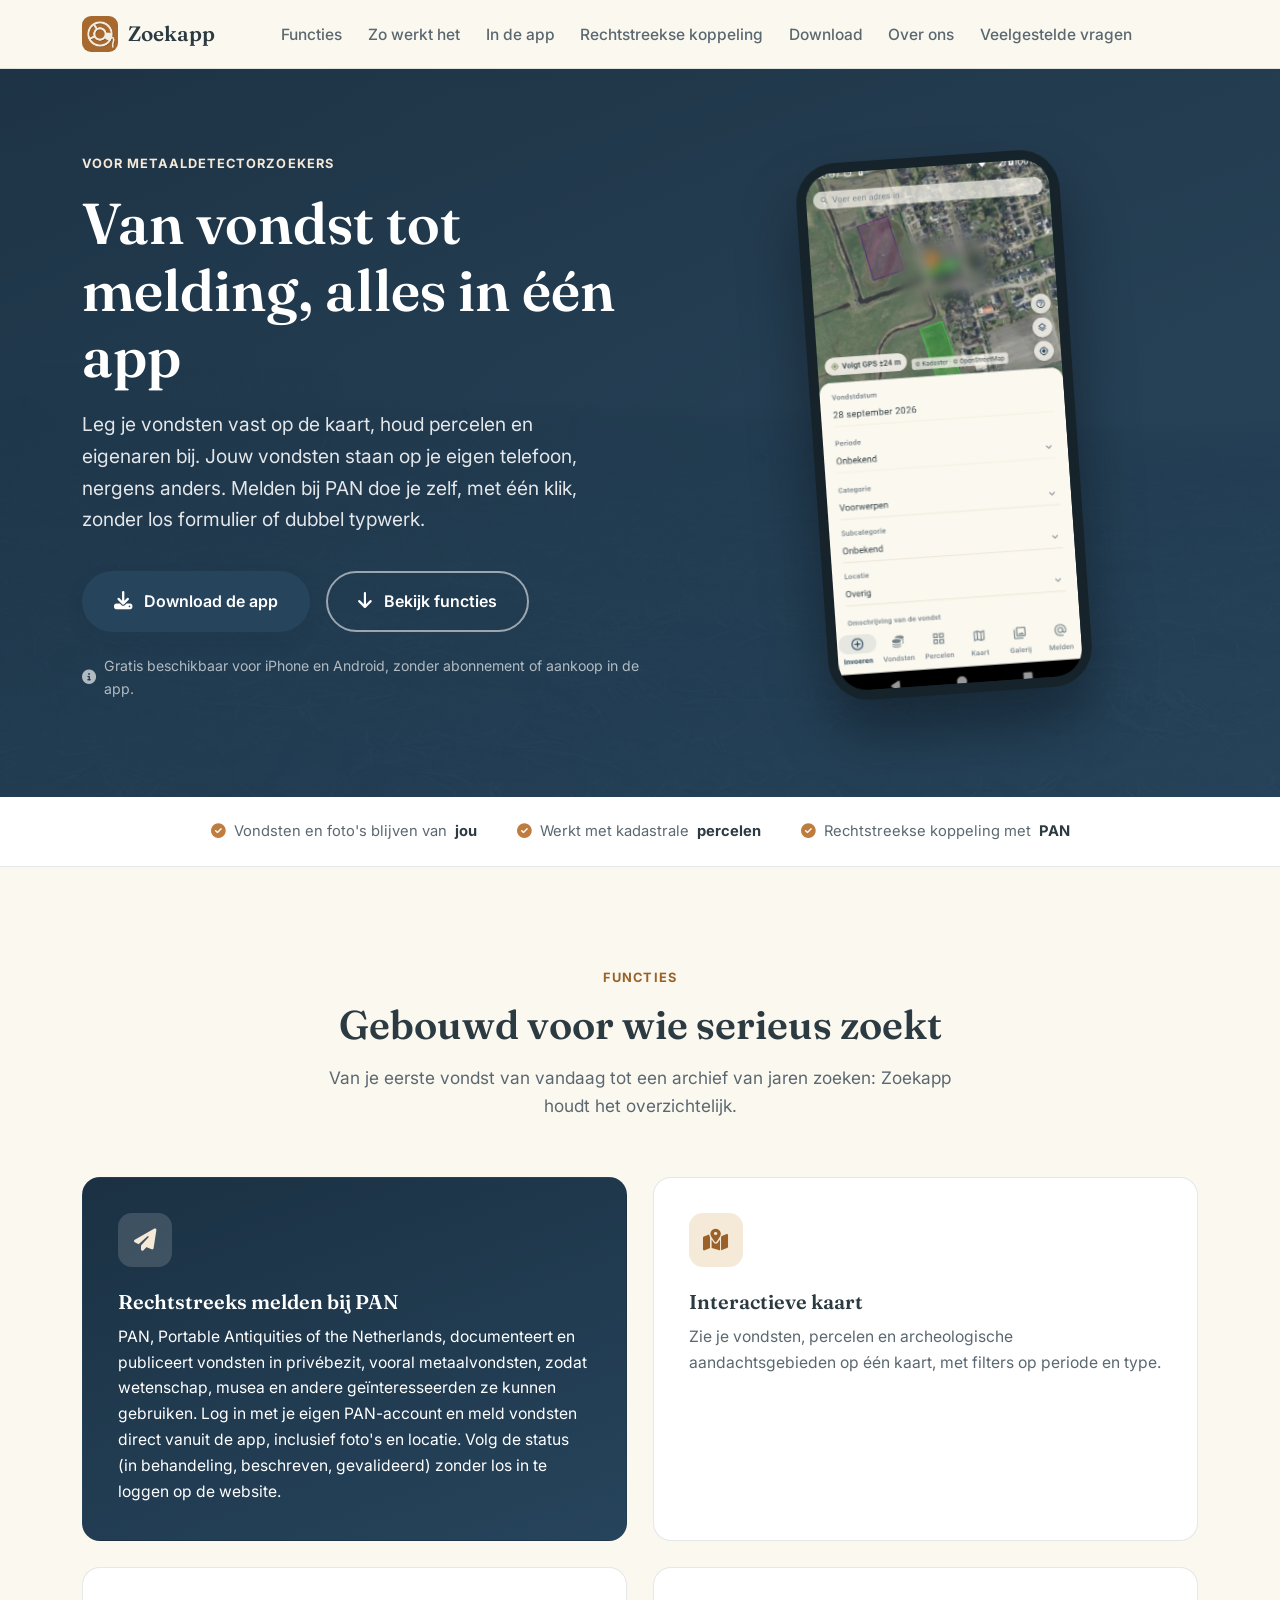
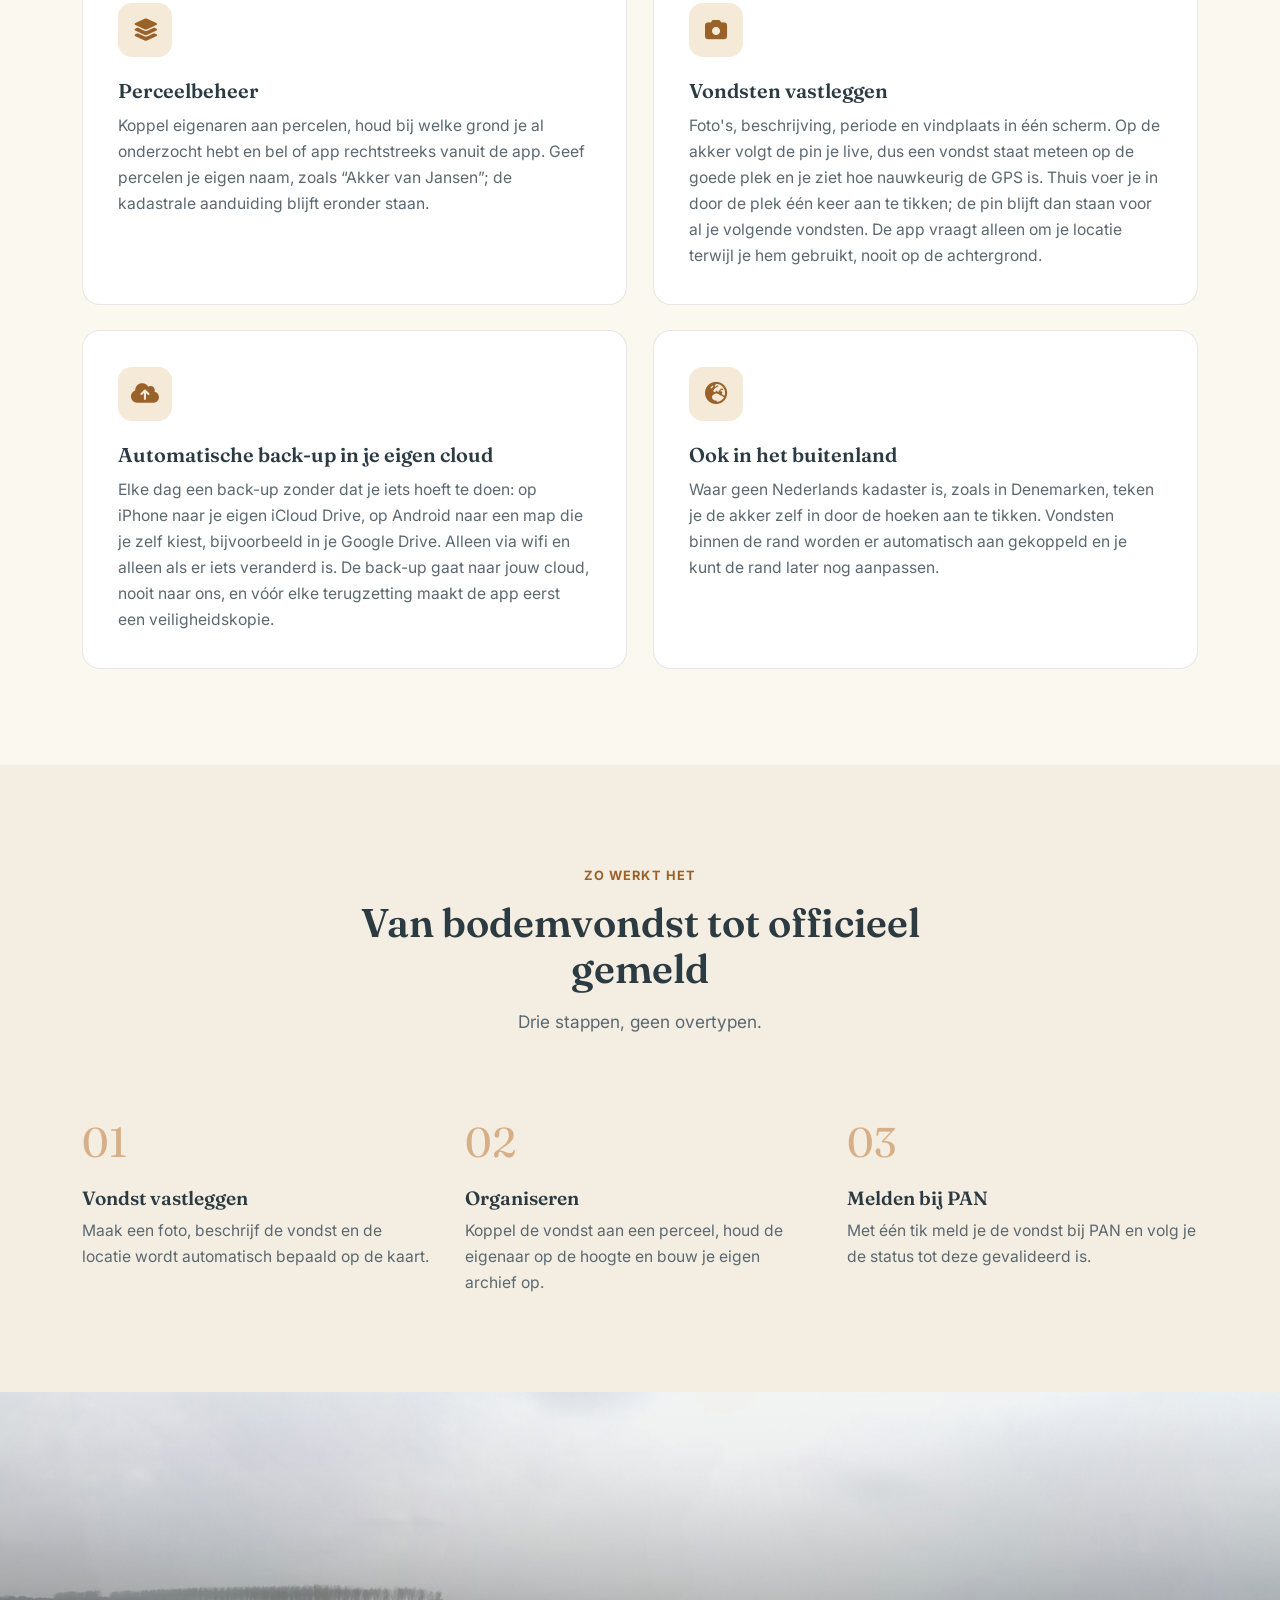
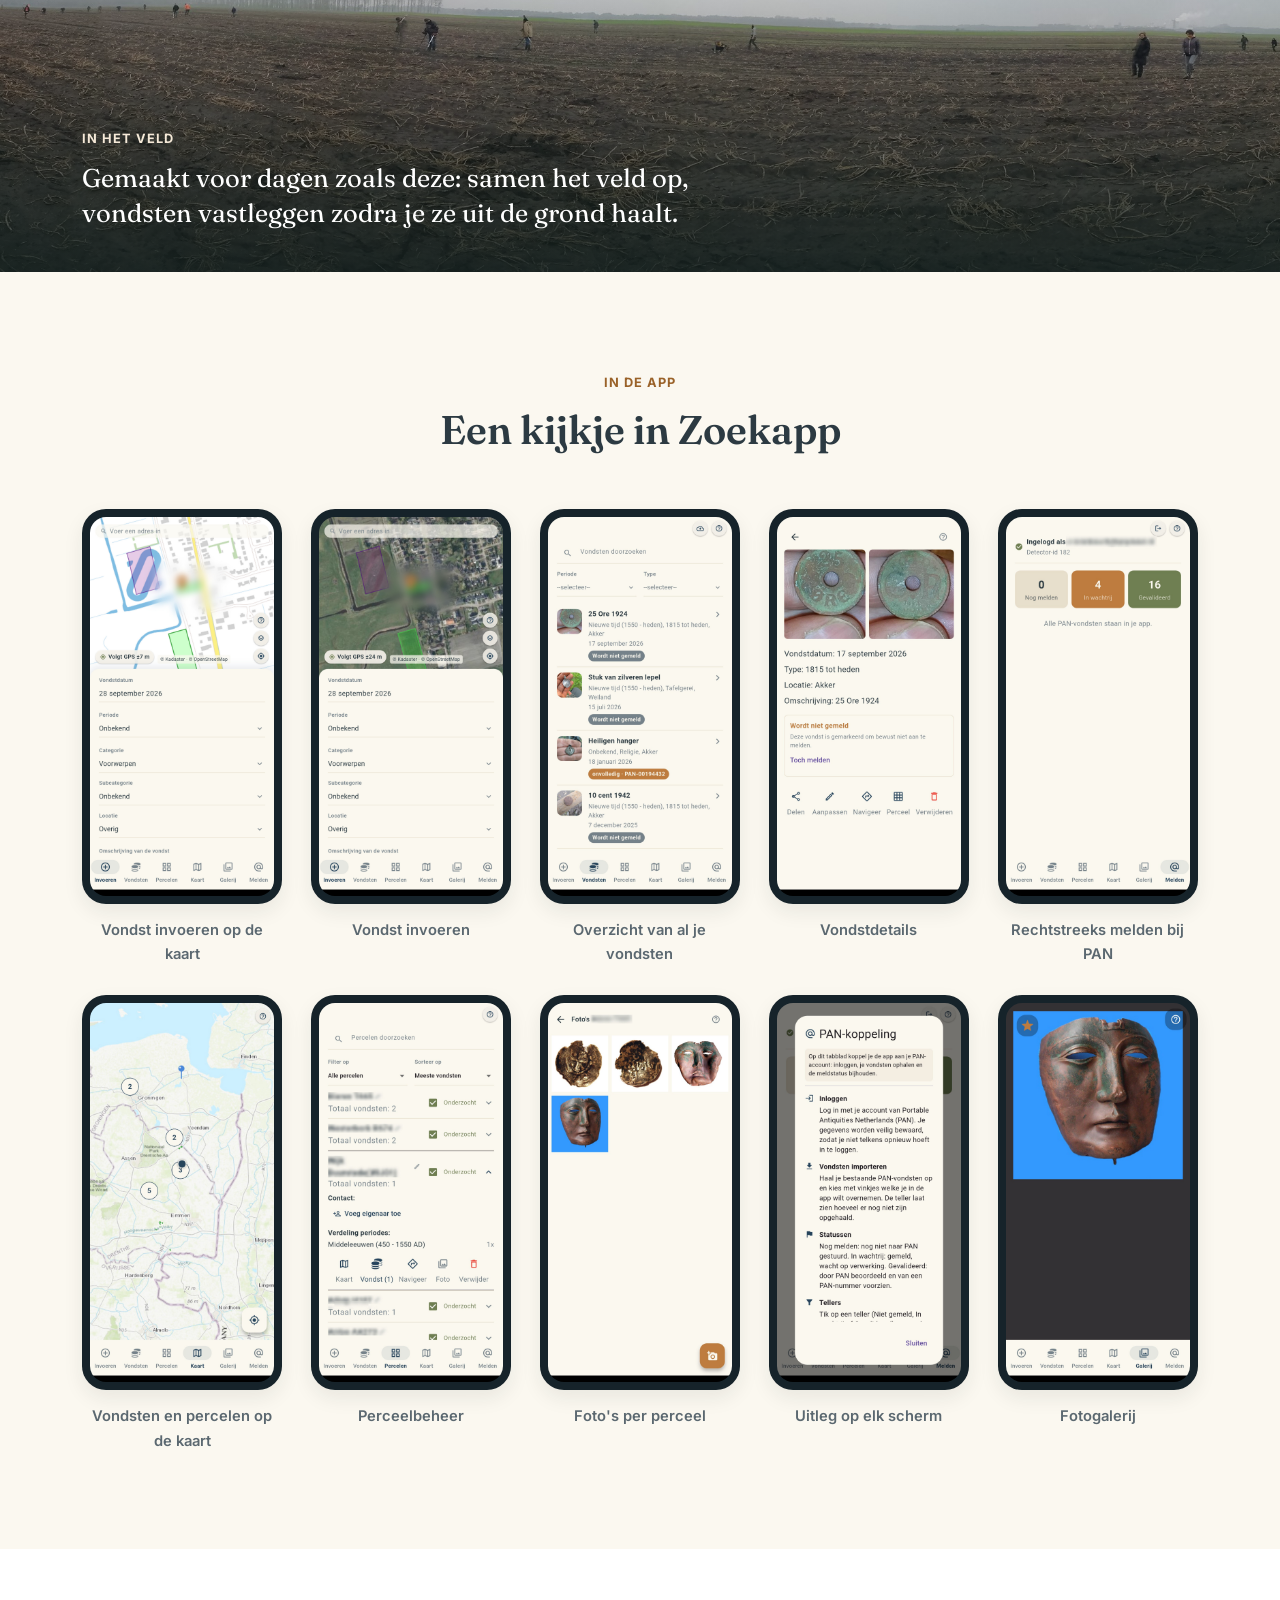
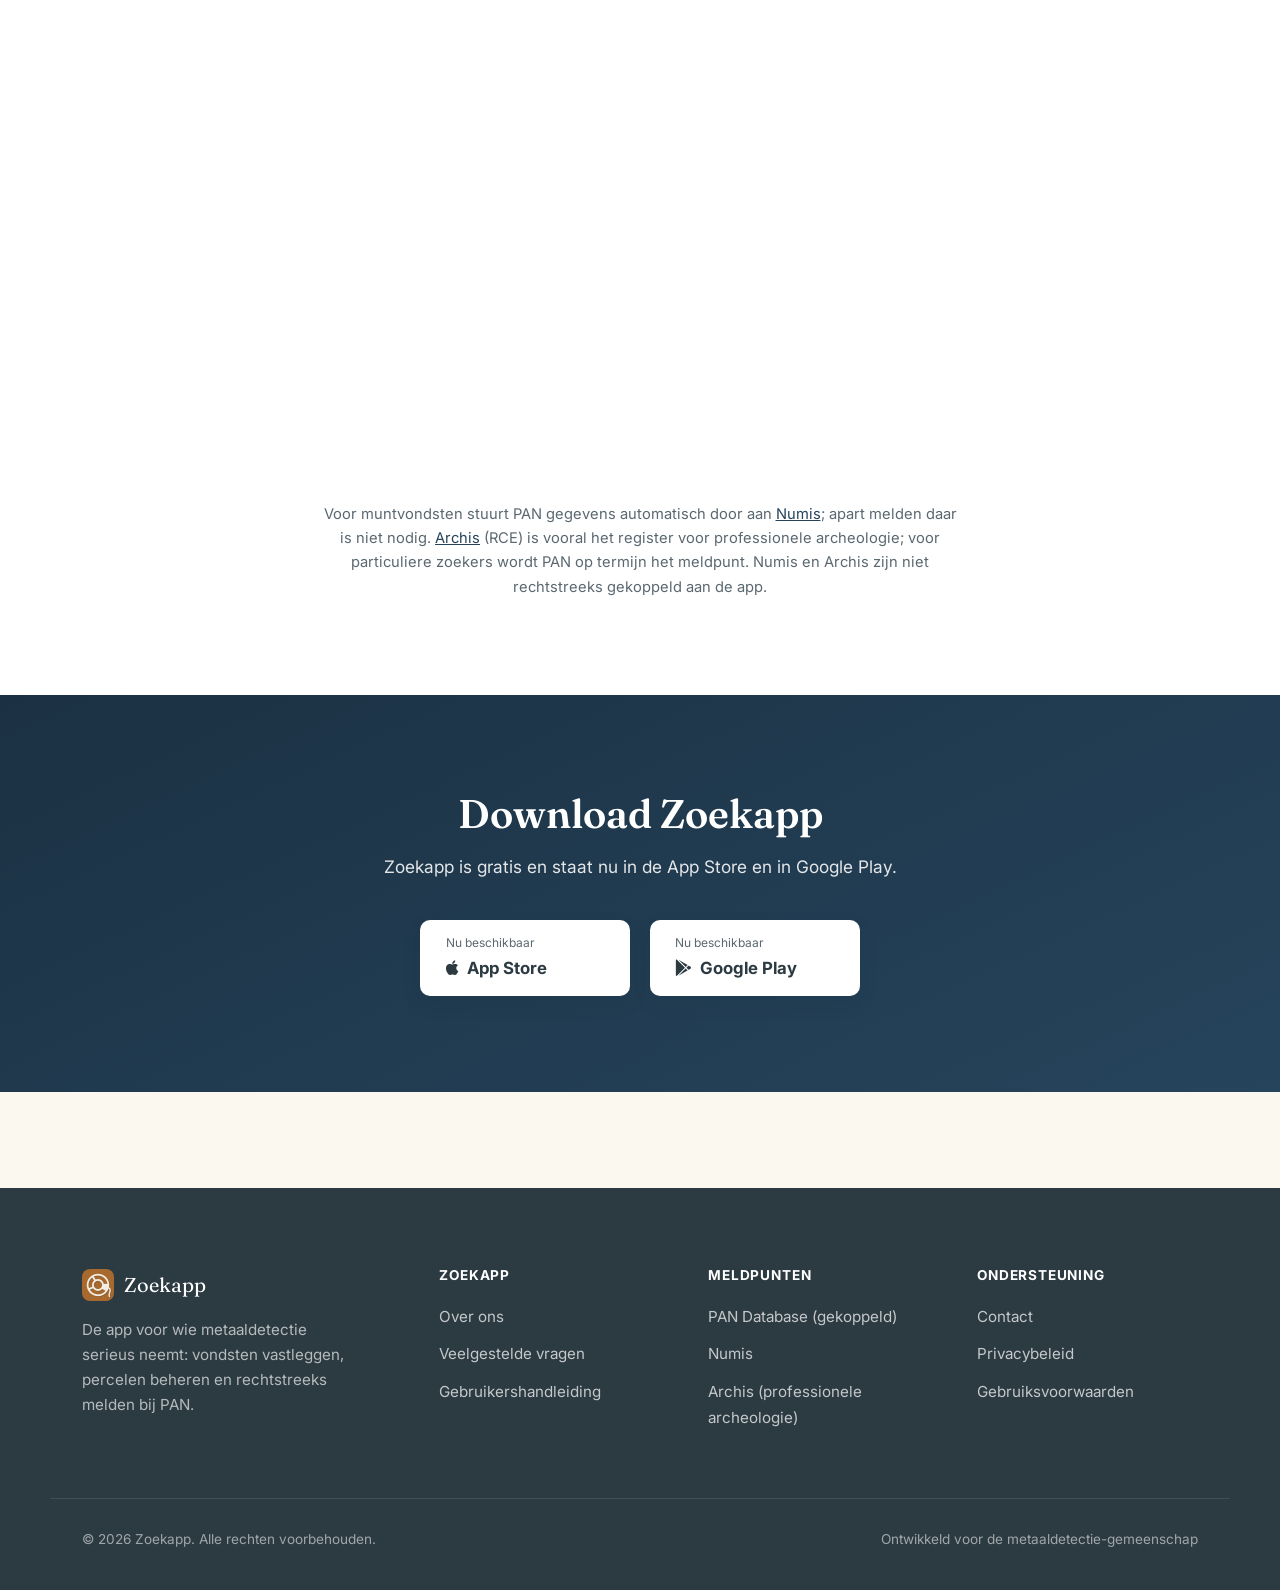
<file: index.html>
<!DOCTYPE html>
<html lang="nl">
<head>
    <meta charset="UTF-8">
    <meta name="viewport" content="width=device-width, initial-scale=1.0">
    <meta name="description" content="Zoekapp is de app voor metaaldetectorzoekers: leg vondsten vast op de kaart, beheer percelen en eigenaren, en meld vondsten rechtstreeks bij PAN.">
    <title>Zoekapp: vondsten vastleggen, percelen beheren, melden bij PAN</title>
    <link rel="canonical" href="https://www.zoek-app.nl/">
    <meta property="og:type" content="website">
    <meta property="og:locale" content="nl_NL">
    <meta property="og:site_name" content="Zoekapp">
    <meta property="og:title" content="Zoekapp: vondsten vastleggen, percelen beheren, melden bij PAN">
    <meta property="og:description" content="Zoekapp is de app voor metaaldetectorzoekers: leg vondsten vast op de kaart, beheer percelen en eigenaren, en meld vondsten rechtstreeks bij PAN.">
    <meta property="og:url" content="https://www.zoek-app.nl/">
    <meta property="og:image" content="https://www.zoek-app.nl/images/feature-image-zoekapp.png">
    <meta name="twitter:card" content="summary_large_image">
    <script type="application/ld+json">
{
  "@context": "https://schema.org",
  "@type": "MobileApplication",
  "name": "Zoekapp",
  "alternateName": "Zoek-app",
  "url": "https://www.zoek-app.nl/",
  "description": "Gratis app voor metaaldetectorzoekers in Nederland: vondsten vastleggen op de kaart, percelen en eigenaren beheren en vondsten rechtstreeks melden bij PAN (Portable Antiquities of the Netherlands).",
  "applicationCategory": "UtilitiesApplication",
  "operatingSystem": "iOS, Android",
  "inLanguage": "nl",
  "offers": {
    "@type": "Offer",
    "price": "0",
    "priceCurrency": "EUR"
  },
  "downloadUrl": [
    "https://apps.apple.com/nl/app/zoekapp-2-0/id6752777497",
    "https://play.google.com/store/apps/details?id=nl.zoekapp.vondsten"
  ],
  "image": "https://www.zoek-app.nl/images/icoon-zoekapp.png"
}
    </script>
    <link rel="icon" href="images/icoon-zoekapp.png">
    <link rel="preconnect" href="https://fonts.googleapis.com">
    <link rel="preconnect" href="https://fonts.gstatic.com" crossorigin>
    <link href="https://fonts.googleapis.com/css2?family=Fraunces:opsz,wght@9..144,500;9..144,600;9..144,700&family=Inter:wght@400;500;600;700&display=swap" rel="stylesheet">
    <link rel="stylesheet" href="https://cdnjs.cloudflare.com/ajax/libs/font-awesome/6.4.0/css/all.min.css">
    <link rel="stylesheet" href="css/style.css">
    <style>
        /* ---------- Hero ---------- */
        .hero {
            position: relative;
            overflow: hidden;
            padding: 4rem 0 6rem;
            background: var(--primary-dark);
        }

        .hero::before {
            content: '';
            position: absolute;
            inset: 0;
            background: url('images/header.jpg') center 30% / cover no-repeat;
            opacity: 0.32;
            mix-blend-mode: luminosity;
        }

        .hero::after {
            content: '';
            position: absolute;
            inset: 0;
            background: linear-gradient(160deg, rgba(27, 49, 67, 0.96), rgba(38, 68, 92, 0.88));
        }

        .hero-inner {
            position: relative;
            z-index: 2;
            max-width: var(--max-width);
            margin: 0 auto;
            padding: 1rem 2rem 0;
            display: grid;
            grid-template-columns: 1.05fr 0.95fr;
            gap: 3rem;
            align-items: center;
        }

        .hero-content .eyebrow {
            color: var(--bronze-light);
            justify-content: flex-start;
        }

        .hero-content h1 {
            font-size: clamp(2.4rem, 4.6vw, 3.6rem);
            color: var(--white);
            margin: 1rem 0 1.2rem;
        }

        .hero-content p.lead {
            font-size: 1.2rem;
            color: rgba(255, 255, 255, 0.88);
            max-width: 520px;
            margin-bottom: 2.2rem;
        }

        .hero-ctas {
            display: flex;
            gap: 1rem;
            flex-wrap: wrap;
        }

        .hero-note {
            margin-top: 1.4rem;
            font-size: 0.88rem;
            color: rgba(255, 255, 255, 0.65);
            display: flex;
            align-items: center;
            gap: 0.5rem;
        }

        /* Phone + floating artefacts */
        .hero-visual {
            position: relative;
            display: flex;
            justify-content: center;
            align-items: center;
            min-height: 460px;
        }

        .phone {
            width: 264px;
            height: 538px;
            background: #16232a;
            border-radius: 40px;
            padding: 10px;
            box-shadow: 0 35px 60px rgba(0, 0, 0, 0.35);
            transform: rotate(-4deg);
            transform-style: preserve-3d;
            will-change: transform;
            z-index: 2;
        }

        .phone-screen {
            width: 100%;
            height: 100%;
            border-radius: 28px;
            overflow: hidden;
            background: var(--parchment);
        }

        .phone-screen img {
            width: 100%;
            height: 100%;
            object-fit: cover;
        }

        @keyframes heroIn {
            from { opacity: 0; transform: translateY(18px); }
            to { opacity: 1; transform: translateY(0); }
        }

        .hero-content .eyebrow,
        .hero-content h1,
        .hero-content p.lead,
        .hero-content .hero-ctas,
        .hero-content .hero-note,
        .hero-visual {
            opacity: 0;
            animation: heroIn 0.8s ease forwards;
        }

        .hero-content .eyebrow { animation-delay: 0.05s; }
        .hero-content h1 { animation-delay: 0.16s; }
        .hero-content p.lead { animation-delay: 0.3s; }
        .hero-content .hero-ctas { animation-delay: 0.42s; }
        .hero-content .hero-note { animation-delay: 0.52s; }
        .hero-visual { animation-delay: 0.3s; }

        @media (prefers-reduced-motion: reduce) {
            .hero-content .eyebrow,
            .hero-content h1,
            .hero-content p.lead,
            .hero-content .hero-ctas,
            .hero-content .hero-note,
            .hero-visual {
                opacity: 1;
                animation: none;
            }
        }

        @media (max-width: 960px) {
            .hero-inner {
                grid-template-columns: 1fr;
                text-align: center;
            }
            .hero-content .eyebrow { justify-content: center; }
            .hero-content p.lead { margin-left: auto; margin-right: auto; }
            .hero-ctas { justify-content: center; }
            .hero-note { justify-content: center; flex-wrap: wrap; text-align: center; }
            .hero-visual { margin-top: 2rem; padding: 0 2.2rem; }
        }

        @media (max-width: 480px) {
            .phone { width: 190px; height: 388px; }
        }

        /* ---------- Trust strip ---------- */
        .trust-strip {
            background: var(--white);
            border-bottom: 1px solid var(--line);
            padding: 1.4rem 0;
        }

        .trust-strip .container {
            display: flex;
            flex-wrap: wrap;
            gap: 0.8rem 2.5rem;
            align-items: center;
            justify-content: center;
            font-size: 0.92rem;
            color: var(--ink-soft);
        }

        .trust-strip strong {
            color: var(--ink);
        }

        .trust-strip span {
            display: inline-flex;
            align-items: center;
            gap: 0.5rem;
        }

        .trust-strip i {
            color: var(--bronze);
        }

        /* ---------- Section headings ---------- */
        .section {
            padding: 6rem 0;
        }

        .section-head {
            max-width: 640px;
            margin: 0 auto 3.5rem;
            text-align: center;
        }

        .section-head h2 {
            font-size: clamp(1.9rem, 3.2vw, 2.5rem);
            margin: 0.8rem 0 1rem;
        }

        .section-head p {
            color: var(--ink-soft);
            font-size: 1.08rem;
        }

        /* ---------- Features ---------- */
        .features-grid {
            display: grid;
            grid-template-columns: repeat(2, 1fr);
            gap: 1.6rem;
        }

        .feature-card {
            background: var(--white);
            border: 1px solid var(--line);
            border-radius: var(--radius);
            padding: 2.2rem;
            transition: transform 0.25s ease, box-shadow 0.25s ease;
        }

        .feature-card:hover {
            transform: translateY(-6px);
            box-shadow: var(--shadow);
        }

        .feature-card.featured {
            background: linear-gradient(160deg, var(--primary-dark), var(--primary));
            color: var(--white);
            border-color: transparent;
        }

        .feature-card.featured h3,
        .feature-card.featured p {
            color: var(--white);
        }

        .feature-card.featured .feature-icon {
            background: rgba(255, 255, 255, 0.15);
            color: var(--bronze-light);
        }

        .feature-icon {
            width: 54px;
            height: 54px;
            border-radius: 14px;
            background: var(--bronze-light);
            color: var(--bronze-dark);
            display: flex;
            align-items: center;
            justify-content: center;
            font-size: 1.4rem;
            margin-bottom: 1.4rem;
        }

        .feature-card h3 {
            font-size: 1.25rem;
            margin-bottom: 0.7rem;
        }

        .feature-card p {
            color: var(--ink-soft);
            font-size: 0.98rem;
        }

        @media (max-width: 760px) {
            .features-grid { grid-template-columns: 1fr; }
        }

        /* ---------- How it works ---------- */
        .how {
            background: var(--parchment-alt);
        }

        .how-steps {
            display: grid;
            grid-template-columns: repeat(3, 1fr);
            gap: 2rem;
            counter-reset: step;
        }

        .how-step {
            position: relative;
            padding-top: 1rem;
        }

        .how-step::before {
            counter-increment: step;
            content: counter(step, decimal-leading-zero);
            font-family: var(--font-display);
            font-size: 2.6rem;
            color: var(--bronze);
            opacity: 0.55;
            display: block;
            margin-bottom: 0.6rem;
        }

        .how-step h3 {
            font-size: 1.2rem;
            margin-bottom: 0.6rem;
        }

        .how-step p {
            color: var(--ink-soft);
            font-size: 0.98rem;
        }

        @media (max-width: 760px) {
            .how-steps { grid-template-columns: 1fr; gap: 2.5rem; }
        }

        /* ---------- Field moment (full-bleed photo) ---------- */
        .field-moment {
            position: relative;
            height: clamp(320px, 42vw, 480px);
            overflow: hidden;
        }

        .field-moment img {
            width: 100%;
            height: 100%;
            object-fit: cover;
            object-position: center 42%;
        }

        .field-moment::after {
            content: '';
            position: absolute;
            inset: 0;
            background: linear-gradient(0deg, rgba(20, 32, 31, 0.85) 0%, rgba(20, 32, 31, 0.15) 45%, rgba(20, 32, 31, 0.05) 100%);
        }

        .field-moment-caption {
            position: absolute;
            left: 0;
            right: 0;
            bottom: 0;
            padding: 2.6rem 2rem;
            z-index: 2;
        }

        .field-moment-caption .eyebrow {
            color: var(--bronze-light);
        }

        .field-moment-caption p {
            color: var(--white);
            font-size: clamp(1.15rem, 2.4vw, 1.6rem);
            font-family: var(--font-display);
            max-width: 640px;
            margin-top: 0.7rem;
            line-height: 1.35;
        }

        /* ---------- Screenshots ---------- */
        .screenshot-grid {
            display: grid;
            grid-template-columns: repeat(auto-fit, minmax(190px, 1fr));
            gap: 1.8rem;
        }

        .screenshot-phone {
            background: #16232a;
            border-radius: 24px;
            padding: 8px;
            box-shadow: var(--shadow-sm);
            transition: transform 0.3s ease, box-shadow 0.3s ease;
        }

        .screenshot-phone:hover {
            transform: translateY(-6px);
            box-shadow: var(--shadow);
        }

        .screenshot-phone-screen {
            border-radius: 16px;
            overflow: hidden;
            aspect-ratio: 9 / 18.5;
        }

        .screenshot-phone-screen img {
            width: 100%;
            height: 100%;
            object-fit: cover;
        }

        .screenshot p {
            text-align: center;
            font-weight: 600;
            font-size: 0.92rem;
            margin-top: 0.9rem;
            color: var(--ink-soft);
        }

        /* ---------- Partners ---------- */
        .partners {
            background: var(--white);
        }

        .partner-grid {
            display: grid;
            grid-template-columns: repeat(3, 1fr);
            gap: 1.4rem;
        }

        .partner-card {
            border: 1px solid var(--line);
            border-radius: var(--radius-sm);
            padding: 1.6rem;
            text-align: center;
            text-decoration: none;
            color: var(--ink);
            transition: border-color 0.2s ease, transform 0.2s ease;
        }

        .partner-card:hover {
            border-color: var(--primary);
            transform: translateY(-3px);
        }

        .partner-card i {
            font-size: 1.6rem;
            color: var(--primary);
            margin-bottom: 0.7rem;
        }

        .partner-card h4 {
            font-family: var(--font-body);
            font-size: 1rem;
            margin-bottom: 0.3rem;
        }

        .partner-card span {
            font-size: 0.85rem;
            color: var(--ink-soft);
        }

        .partner-grid-single {
            grid-template-columns: 1fr;
            max-width: 560px;
            margin: 0 auto;
        }

        .partner-card-featured {
            background: var(--bronze-light);
            border-color: rgba(190, 125, 62, 0.3);
            padding: 2.2rem;
        }

        .partner-card-featured i {
            font-size: 2rem;
            color: var(--bronze-dark);
        }

        .partner-card-featured h4 {
            font-size: 1.15rem;
            font-weight: 700;
        }

        .partner-note {
            max-width: 640px;
            margin: 1.8rem auto 0;
            text-align: center;
            font-size: 0.92rem;
            color: var(--ink-soft);
        }

        .partner-note a {
            color: var(--primary);
        }

        @media (max-width: 760px) {
            .partner-grid { grid-template-columns: 1fr; }
        }

        /* ---------- CTA / download ---------- */
        .cta {
            background: linear-gradient(155deg, var(--primary-dark), var(--primary));
            color: var(--white);
            text-align: center;
            padding: 6rem 0;
        }

        .cta h2 {
            color: var(--white);
            font-size: clamp(1.9rem, 3.2vw, 2.5rem);
            margin-bottom: 1rem;
        }

        .cta p {
            color: rgba(255, 255, 255, 0.88);
            max-width: 560px;
            margin: 0 auto 2.4rem;
            font-size: 1.08rem;
        }

        .store-buttons {
            display: flex;
            gap: 1.2rem;
            justify-content: center;
            flex-wrap: wrap;
        }

        .store-btn {
            display: inline-flex;
            flex-direction: column;
            align-items: flex-start;
            gap: 0.1rem;
            background: var(--white);
            color: var(--ink);
            padding: 0.85rem 1.6rem;
            border-radius: var(--radius-sm);
            text-decoration: none;
            min-width: 210px;
            box-shadow: var(--shadow-sm);
            transition: transform 0.2s ease;
        }

        .store-btn:hover {
            transform: translateY(-3px);
        }

        .store-btn small {
            font-size: 0.75rem;
            color: var(--ink-soft);
        }

        .store-btn strong {
            font-size: 1.05rem;
            display: flex;
            align-items: center;
            gap: 0.5rem;
        }

        .store-btn.disabled {
            background: rgba(255, 255, 255, 0.14);
            color: rgba(255, 255, 255, 0.75);
            cursor: default;
            pointer-events: none;
        }

        .store-btn.disabled small { color: rgba(255, 255, 255, 0.6); }
        .store-btn.disabled:hover { transform: none; }
    </style>
</head>
<body>
    <header class="site-header">
        <nav class="nav">
            <a href="index.html" class="nav-brand">
                <img src="images/icoon-zoekapp.png" alt="Zoekapp logo">
                Zoekapp
            </a>
            <ul class="nav-links">
                <li><a href="#functies">Functies</a></li>
                <li><a href="#zo-werkt-het">Zo werkt het</a></li>
                <li><a href="#in-de-app">In de app</a></li>
                <li><a href="#rechtstreekse-koppeling">Rechtstreekse koppeling</a></li>
                <li><a href="#download">Download</a></li>
                <li><a href="pages/over-ons.html">Over ons</a></li>
                <li><a href="pages/faq.html">Veelgestelde vragen</a></li>
            </ul>
            <div class="nav-actions">
                <button class="nav-toggle" aria-label="Menu" aria-expanded="false"><i class="fas fa-bars"></i></button>
            </div>
        </nav>
    </header>

    <!-- Hero -->
    <section class="hero">
        <div class="hero-inner">
            <div class="hero-content">
                <span class="eyebrow">Voor metaaldetectorzoekers</span>
                <h1>Van vondst tot melding, alles in &eacute;&eacute;n app</h1>
                <p class="lead">Leg je vondsten vast op de kaart, houd percelen en eigenaren bij. Jouw vondsten staan op je eigen telefoon, nergens anders. Melden bij PAN doe je zelf, met &eacute;&eacute;n klik, zonder los formulier of dubbel typwerk.</p>
                <div class="hero-ctas">
                    <a href="#download" class="btn btn-primary"><i class="fas fa-download"></i> Download de app</a>
                    <a href="#functies" class="btn btn-ghost"><i class="fas fa-arrow-down"></i> Bekijk functies</a>
                </div>
                <p class="hero-note"><i class="fas fa-circle-info"></i> Gratis beschikbaar voor iPhone en Android, zonder abonnement of aankoop in de app.</p>
            </div>
            <div class="hero-visual">
                <div class="phone">
                    <div class="phone-screen">
                        <img src="images/vondst-invoeren.jpg" alt="Schermafbeelding: vondst invoeren in Zoekapp">
                    </div>
                </div>
            </div>
        </div>
    </section>

    <div class="trust-strip">
        <div class="container">
            <span><i class="fas fa-check-circle"></i> Vondsten en foto's blijven van <strong>jou</strong></span>
            <span><i class="fas fa-check-circle"></i> Werkt met kadastrale <strong>percelen</strong></span>
            <span><i class="fas fa-check-circle"></i> Rechtstreekse koppeling met <strong>PAN</strong></span>
        </div>
    </div>

    <!-- Features -->
    <section class="section" id="functies">
        <div class="container">
            <div class="section-head reveal">
                <span class="eyebrow">Functies</span>
                <h2>Gebouwd voor wie serieus zoekt</h2>
                <p>Van je eerste vondst van vandaag tot een archief van jaren zoeken: Zoekapp houdt het overzichtelijk.</p>
            </div>
            <div class="features-grid reveal-group">
                <div class="feature-card featured reveal">
                    <div class="feature-icon"><i class="fas fa-paper-plane"></i></div>
                    <h3>Rechtstreeks melden bij PAN</h3>
                    <p>PAN, Portable Antiquities of the Netherlands, documenteert en publiceert vondsten in priv&eacute;bezit, vooral metaalvondsten, zodat wetenschap, musea en andere geïnteresseerden ze kunnen gebruiken. Log in met je eigen PAN-account en meld vondsten direct vanuit de app, inclusief foto's en locatie. Volg de status (in behandeling, beschreven, gevalideerd) zonder los in te loggen op de website.</p>
                </div>
                <div class="feature-card reveal">
                    <div class="feature-icon"><i class="fas fa-map-marked-alt"></i></div>
                    <h3>Interactieve kaart</h3>
                    <p>Zie je vondsten, percelen en archeologische aandachtsgebieden op &eacute;&eacute;n kaart, met filters op periode en type.</p>
                </div>
                <div class="feature-card reveal">
                    <div class="feature-icon"><i class="fas fa-layer-group"></i></div>
                    <h3>Perceelbeheer</h3>
                    <p>Koppel eigenaren aan percelen, houd bij welke grond je al onderzocht hebt en bel of app rechtstreeks vanuit de app. Geef percelen je eigen naam, zoals &ldquo;Akker van Jansen&rdquo;; de kadastrale aanduiding blijft eronder staan.</p>
                </div>
                <div class="feature-card reveal">
                    <div class="feature-icon"><i class="fas fa-camera"></i></div>
                    <h3>Vondsten vastleggen</h3>
                    <p>Foto's, beschrijving, periode en vindplaats in &eacute;&eacute;n scherm. Op de akker volgt de pin je live, dus een vondst staat meteen op de goede plek en je ziet hoe nauwkeurig de GPS is. Thuis voer je in door de plek &eacute;&eacute;n keer aan te tikken; de pin blijft dan staan voor al je volgende vondsten. De app vraagt alleen om je locatie terwijl je hem gebruikt, nooit op de achtergrond.</p>
                </div>
                <div class="feature-card reveal">
                    <div class="feature-icon"><i class="fas fa-cloud-arrow-up"></i></div>
                    <h3>Automatische back-up in je eigen cloud</h3>
                    <p>Elke dag een back-up zonder dat je iets hoeft te doen: op iPhone naar je eigen iCloud Drive, op Android naar een map die je zelf kiest, bijvoorbeeld in je Google Drive. Alleen via wifi en alleen als er iets veranderd is. De back-up gaat naar jouw cloud, nooit naar ons, en v&oacute;&oacute;r elke terugzetting maakt de app eerst een veiligheidskopie.</p>
                </div>
                <div class="feature-card reveal">
                    <div class="feature-icon"><i class="fas fa-earth-europe"></i></div>
                    <h3>Ook in het buitenland</h3>
                    <p>Waar geen Nederlands kadaster is, zoals in Denemarken, teken je de akker zelf in door de hoeken aan te tikken. Vondsten binnen de rand worden er automatisch aan gekoppeld en je kunt de rand later nog aanpassen.</p>
                </div>
            </div>
        </div>
    </section>

    <!-- How it works -->
    <section class="section how" id="zo-werkt-het">
        <div class="container">
            <div class="section-head reveal">
                <span class="eyebrow">Zo werkt het</span>
                <h2>Van bodemvondst tot officieel gemeld</h2>
                <p>Drie stappen, geen overtypen.</p>
            </div>
            <div class="how-steps reveal-group">
                <div class="how-step reveal">
                    <h3>Vondst vastleggen</h3>
                    <p>Maak een foto, beschrijf de vondst en de locatie wordt automatisch bepaald op de kaart.</p>
                </div>
                <div class="how-step reveal">
                    <h3>Organiseren</h3>
                    <p>Koppel de vondst aan een perceel, houd de eigenaar op de hoogte en bouw je eigen archief op.</p>
                </div>
                <div class="how-step reveal">
                    <h3>Melden bij PAN</h3>
                    <p>Met &eacute;&eacute;n tik meld je de vondst bij PAN en volg je de status tot deze gevalideerd is.</p>
                </div>
            </div>
        </div>
    </section>

    <!-- Field moment -->
    <section class="field-moment reveal">
        <img src="images/header.jpg" alt="Groep zoekers tijdens een gezamenlijke metaaldetectie-rally op het veld">
        <div class="field-moment-caption container">
            <span class="eyebrow">In het veld</span>
            <p>Gemaakt voor dagen zoals deze: samen het veld op, vondsten vastleggen zodra je ze uit de grond haalt.</p>
        </div>
    </section>

    <!-- Screenshots -->
    <section class="section" id="in-de-app">
        <div class="container">
            <div class="section-head reveal">
                <span class="eyebrow">In de app</span>
                <h2>Een kijkje in Zoekapp</h2>
            </div>
            <div class="screenshot-grid reveal-group">
                <div class="screenshot reveal">
                    <div class="screenshot-phone">
                        <div class="screenshot-phone-screen">
                            <img src="images/vondst-invoeren-kaart.jpg" alt="Vondst invoeren: kaartlagen">
                        </div>
                    </div>
                    <p>Vondst invoeren op de kaart</p>
                </div>
                <div class="screenshot reveal">
                    <div class="screenshot-phone">
                        <div class="screenshot-phone-screen">
                            <img src="images/vondst-invoeren.jpg" alt="Vondst invoeren interface">
                        </div>
                    </div>
                    <p>Vondst invoeren</p>
                </div>
                <div class="screenshot reveal">
                    <div class="screenshot-phone">
                        <div class="screenshot-phone-screen">
                            <img src="images/vondsten.jpg" alt="Vondsten overzicht">
                        </div>
                    </div>
                    <p>Overzicht van al je vondsten</p>
                </div>
                <div class="screenshot reveal">
                    <div class="screenshot-phone">
                        <div class="screenshot-phone-screen">
                            <img src="images/vondst-detail.jpg" alt="Vondst detail">
                        </div>
                    </div>
                    <p>Vondstdetails</p>
                </div>
                <div class="screenshot reveal">
                    <div class="screenshot-phone">
                        <div class="screenshot-phone-screen">
                            <img src="images/melden.jpg" alt="PAN Melden-tabblad">
                        </div>
                    </div>
                    <p>Rechtstreeks melden bij PAN</p>
                </div>
                <div class="screenshot reveal">
                    <div class="screenshot-phone">
                        <div class="screenshot-phone-screen">
                            <img src="images/kaart-vondsten.jpg" alt="Vondstenkaart met clusters">
                        </div>
                    </div>
                    <p>Vondsten en percelen op de kaart</p>
                </div>
                <div class="screenshot reveal">
                    <div class="screenshot-phone">
                        <div class="screenshot-phone-screen">
                            <img src="images/percelen-info.jpg" alt="Perceelbeheer">
                        </div>
                    </div>
                    <p>Perceelbeheer</p>
                </div>
                <div class="screenshot reveal">
                    <div class="screenshot-phone">
                        <div class="screenshot-phone-screen">
                            <img src="images/percelen-fotos.jpg" alt="Perceelfoto's">
                        </div>
                    </div>
                    <p>Foto's per perceel</p>
                </div>
                <div class="screenshot reveal">
                    <div class="screenshot-phone">
                        <div class="screenshot-phone-screen">
                            <img src="images/helpfunctie.jpg" alt="Helpfunctie in de app">
                        </div>
                    </div>
                    <p>Uitleg op elk scherm</p>
                </div>
                <div class="screenshot reveal">
                    <div class="screenshot-phone">
                        <div class="screenshot-phone-screen">
                            <img src="images/galerij.jpg" alt="Fotogalerij">
                        </div>
                    </div>
                    <p>Fotogalerij</p>
                </div>
            </div>
        </div>
    </section>

    <!-- Partners -->
    <section class="section partners" id="rechtstreekse-koppeling">
        <div class="container">
            <div class="section-head reveal">
                <span class="eyebrow">Rechtstreekse koppeling</span>
                <h2>Vondsten die tellen voor de wetenschap</h2>
                <p>Zoekapp is rechtstreeks gekoppeld aan PAN, het meldpunt voor archeologische vondsten in Nederland.</p>
            </div>
            <div class="partner-grid partner-grid-single reveal">
                <a class="partner-card partner-card-featured" href="https://www.portable-antiquities.nl/" target="_blank">
                    <i class="fas fa-database"></i>
                    <h4>PAN (Portable Antiquities of the Netherlands)</h4>
                    <span>Inloggen, melden en de status volgen doe je rechtstreeks vanuit de app.</span>
                </a>
            </div>
            <p class="partner-note reveal">Voor muntvondsten stuurt PAN gegevens automatisch door aan <a href="https://muntvondsten.dnb.nl/#/" target="_blank">Numis</a>; apart melden daar is niet nodig. <a href="https://formulier.cultureelerfgoed.nl/archis/vondstmeldingsformulier" target="_blank">Archis</a> (RCE) is vooral het register voor professionele archeologie; voor particuliere zoekers wordt PAN op termijn het meldpunt. Numis en Archis zijn niet rechtstreeks gekoppeld aan de app.</p>
        </div>
    </section>

    <!-- CTA / download -->
    <section class="cta" id="download">
        <div class="container reveal">
            <h2>Download Zoekapp</h2>
            <p>Zoekapp is gratis en staat nu in de App Store en in Google Play.</p>
            <div class="store-buttons">
                <a class="store-btn" href="https://apps.apple.com/nl/app/zoekapp-2-0/id6752777497" target="_blank" rel="noopener">
                    <small>Nu beschikbaar</small>
                    <strong><i class="fab fa-apple"></i> App Store</strong>
                </a>
                <a class="store-btn" href="https://play.google.com/store/apps/details?id=nl.zoekapp.vondsten" target="_blank" rel="noopener">
                    <small>Nu beschikbaar</small>
                    <strong><i class="fab fa-google-play"></i> Google Play</strong>
                </a>
            </div>
        </div>
    </section>

    <footer class="site-footer">
        <div class="footer-grid">
            <div>
                <div class="footer-brand">
                    <img src="images/icoon-zoekapp.png" alt="Zoekapp logo">
                    Zoekapp
                </div>
                <p style="color: rgba(255,255,255,0.65); font-size: 0.95rem; max-width: 280px;">De app voor wie metaaldetectie serieus neemt: vondsten vastleggen, percelen beheren en rechtstreeks melden bij PAN.</p>
            </div>
            <div class="footer-col">
                <h3>Zoekapp</h3>
                <ul>
                    <li><a href="pages/over-ons.html">Over ons</a></li>
                    <li><a href="pages/faq.html">Veelgestelde vragen</a></li>
                    <li><a href="documents/gebruikershandleiding.pdf" target="_blank">Gebruikershandleiding</a></li>
                </ul>
            </div>
            <div class="footer-col">
                <h3>Meldpunten</h3>
                <ul>
                    <li><a href="https://www.portable-antiquities.nl/" target="_blank">PAN Database (gekoppeld)</a></li>
                    <li><a href="https://muntvondsten.dnb.nl/#/" target="_blank">Numis</a></li>
                    <li><a href="https://formulier.cultureelerfgoed.nl/archis/vondstmeldingsformulier" target="_blank">Archis (professionele archeologie)</a></li>
                </ul>
            </div>
            <div class="footer-col">
                <h3>Ondersteuning</h3>
                <ul>
                    <li><a href="mailto:otorenbosch.developer@gmail.com">Contact</a></li>
                    <li><a href="pages/privacy.html">Privacybeleid</a></li>
                    <li><a href="pages/voorwaarden.html">Gebruiksvoorwaarden</a></li>
                </ul>
            </div>
        </div>
        <div class="footer-bottom">
            <p>&copy; 2026 Zoekapp. Alle rechten voorbehouden.</p>
            <p>Ontwikkeld voor de metaaldetectie-gemeenschap</p>
        </div>
    </footer>

    <script src="js/nav.js"></script>
    <script src="js/reveal.js"></script>
    <script src="js/hero-tilt.js"></script>
</body>
</html>
</file>
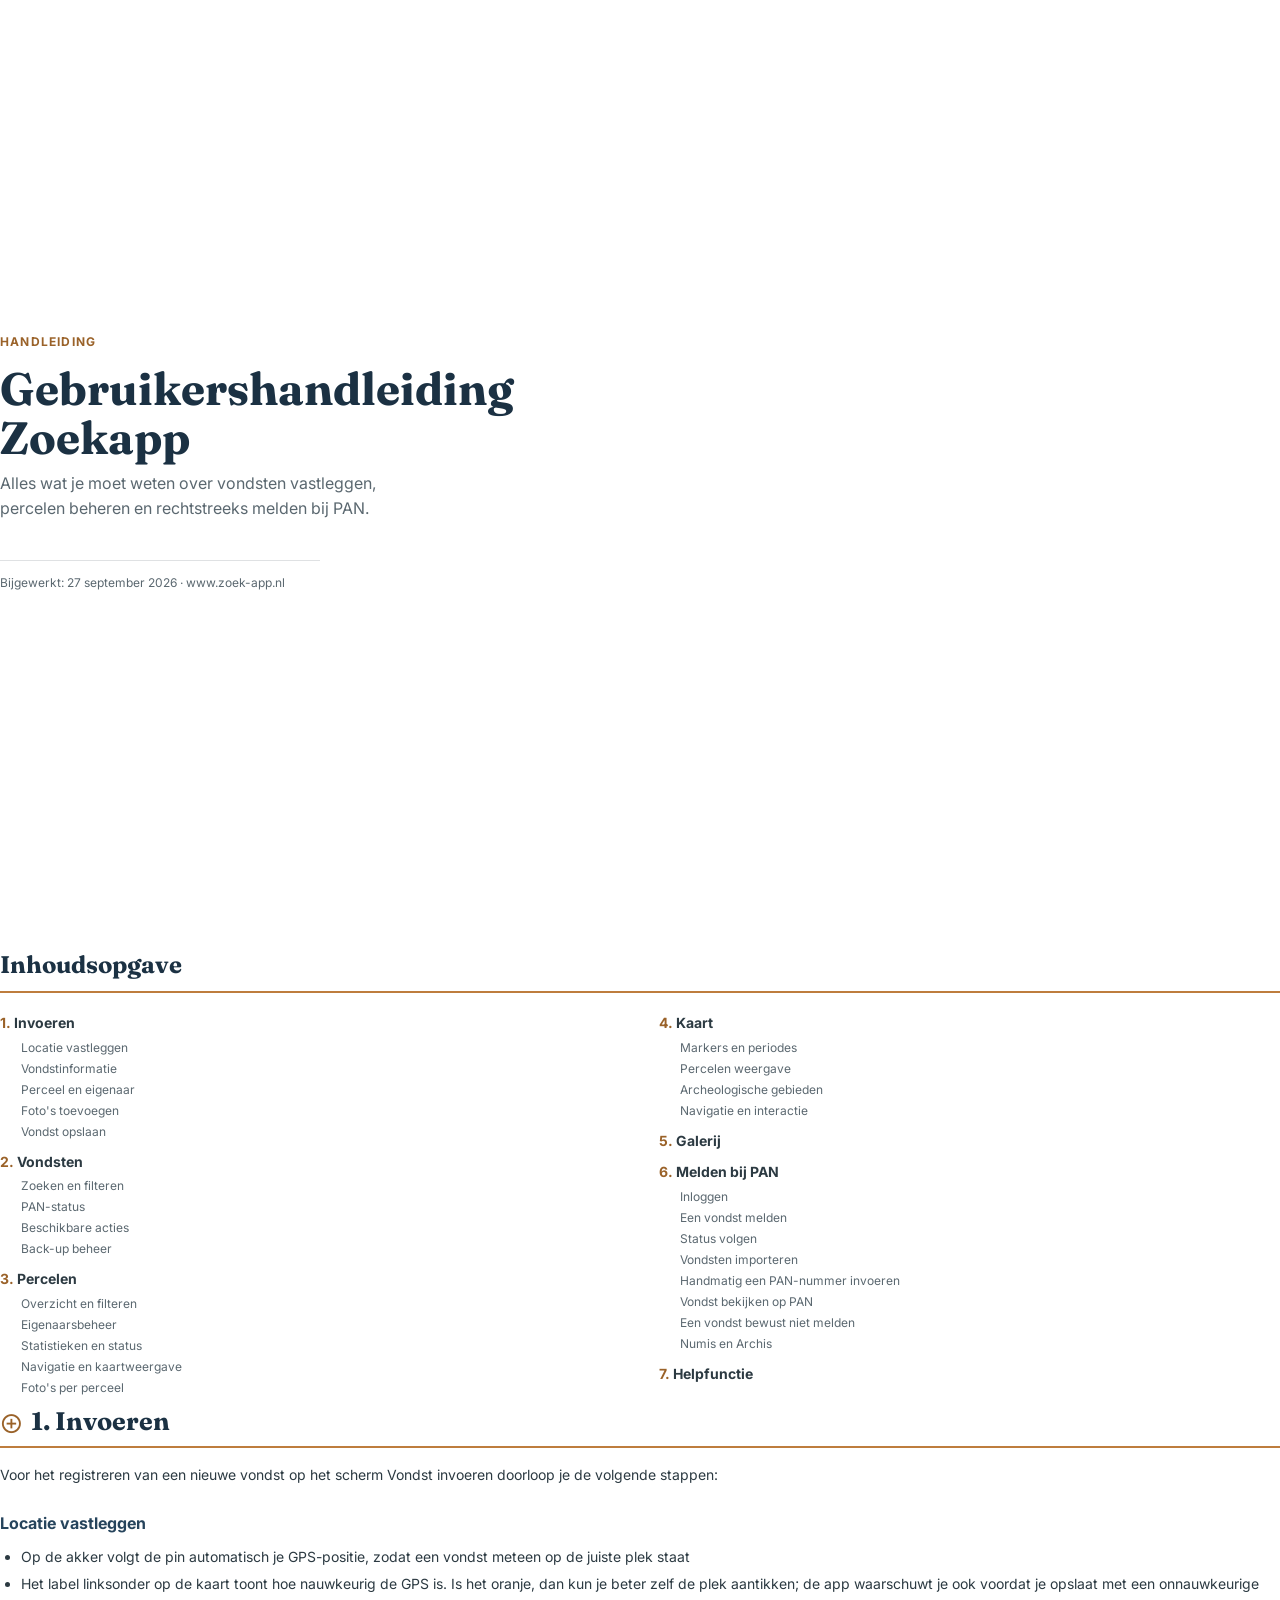
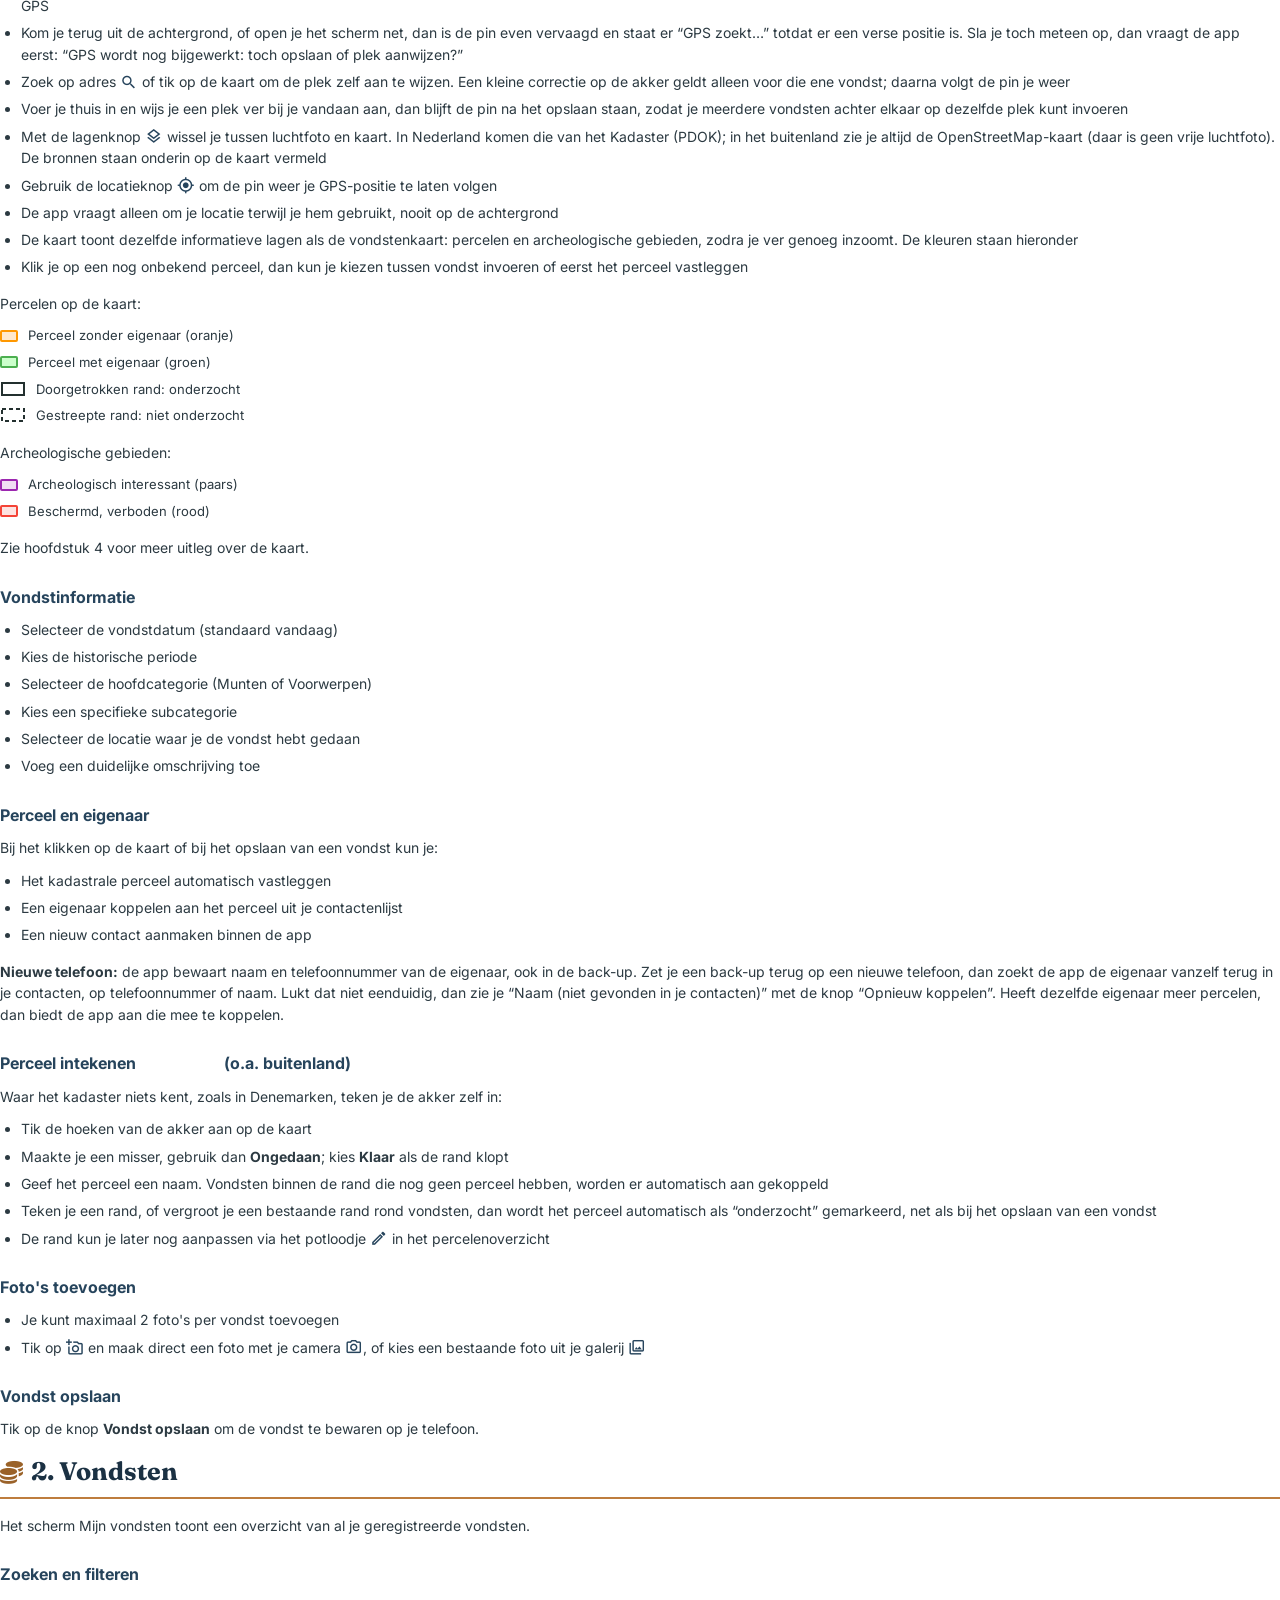
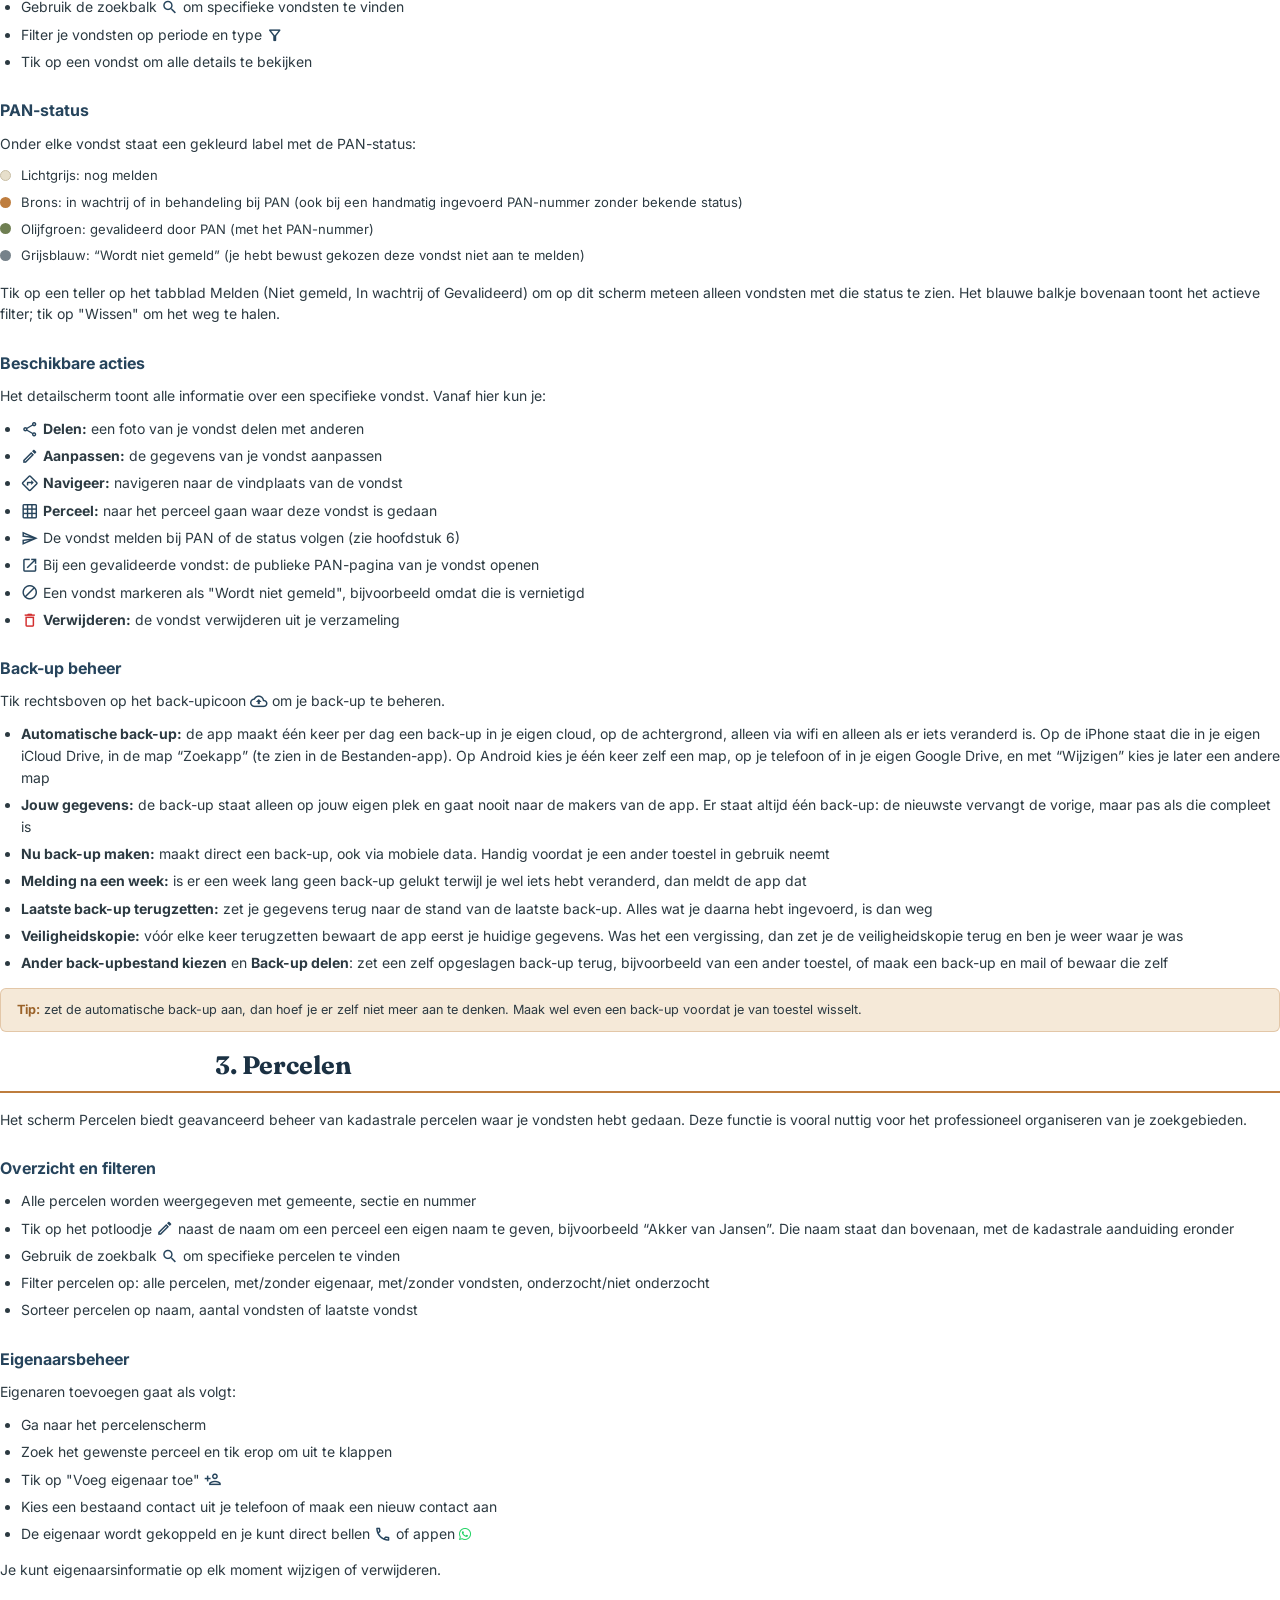
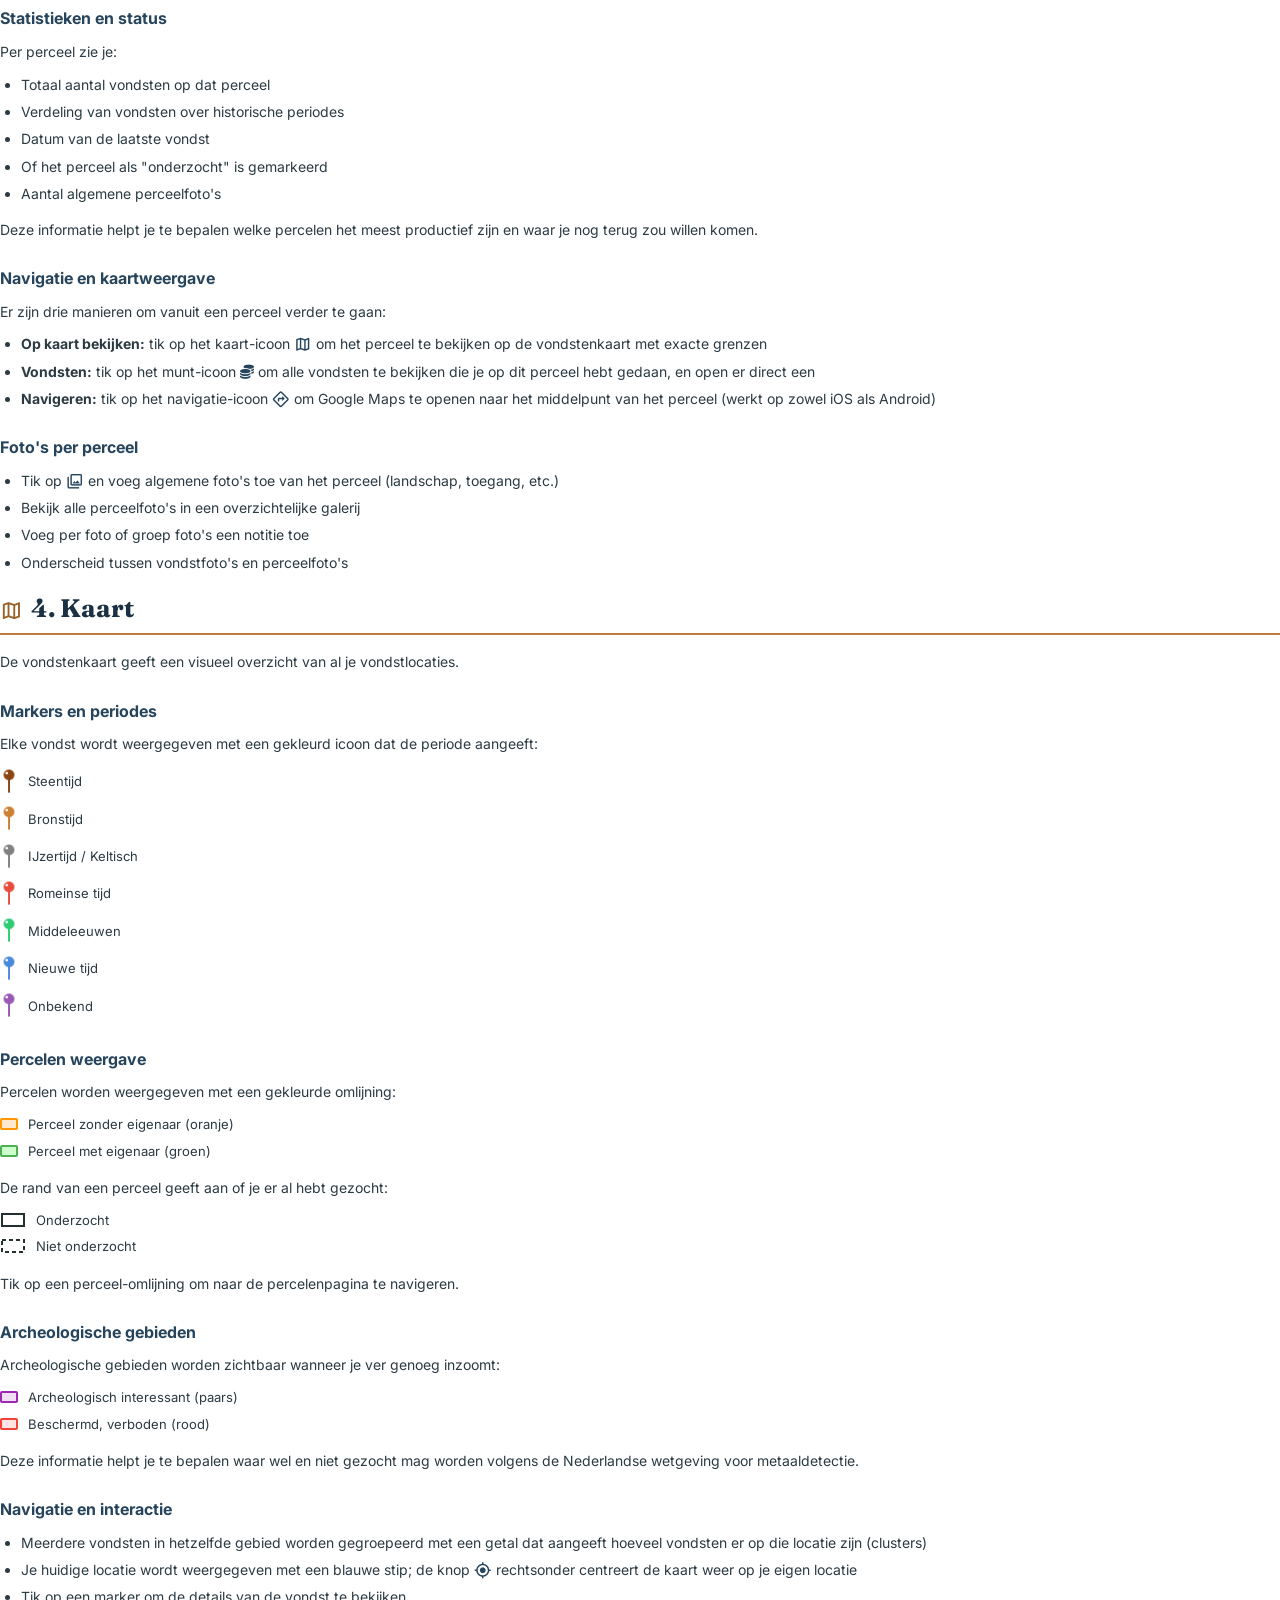
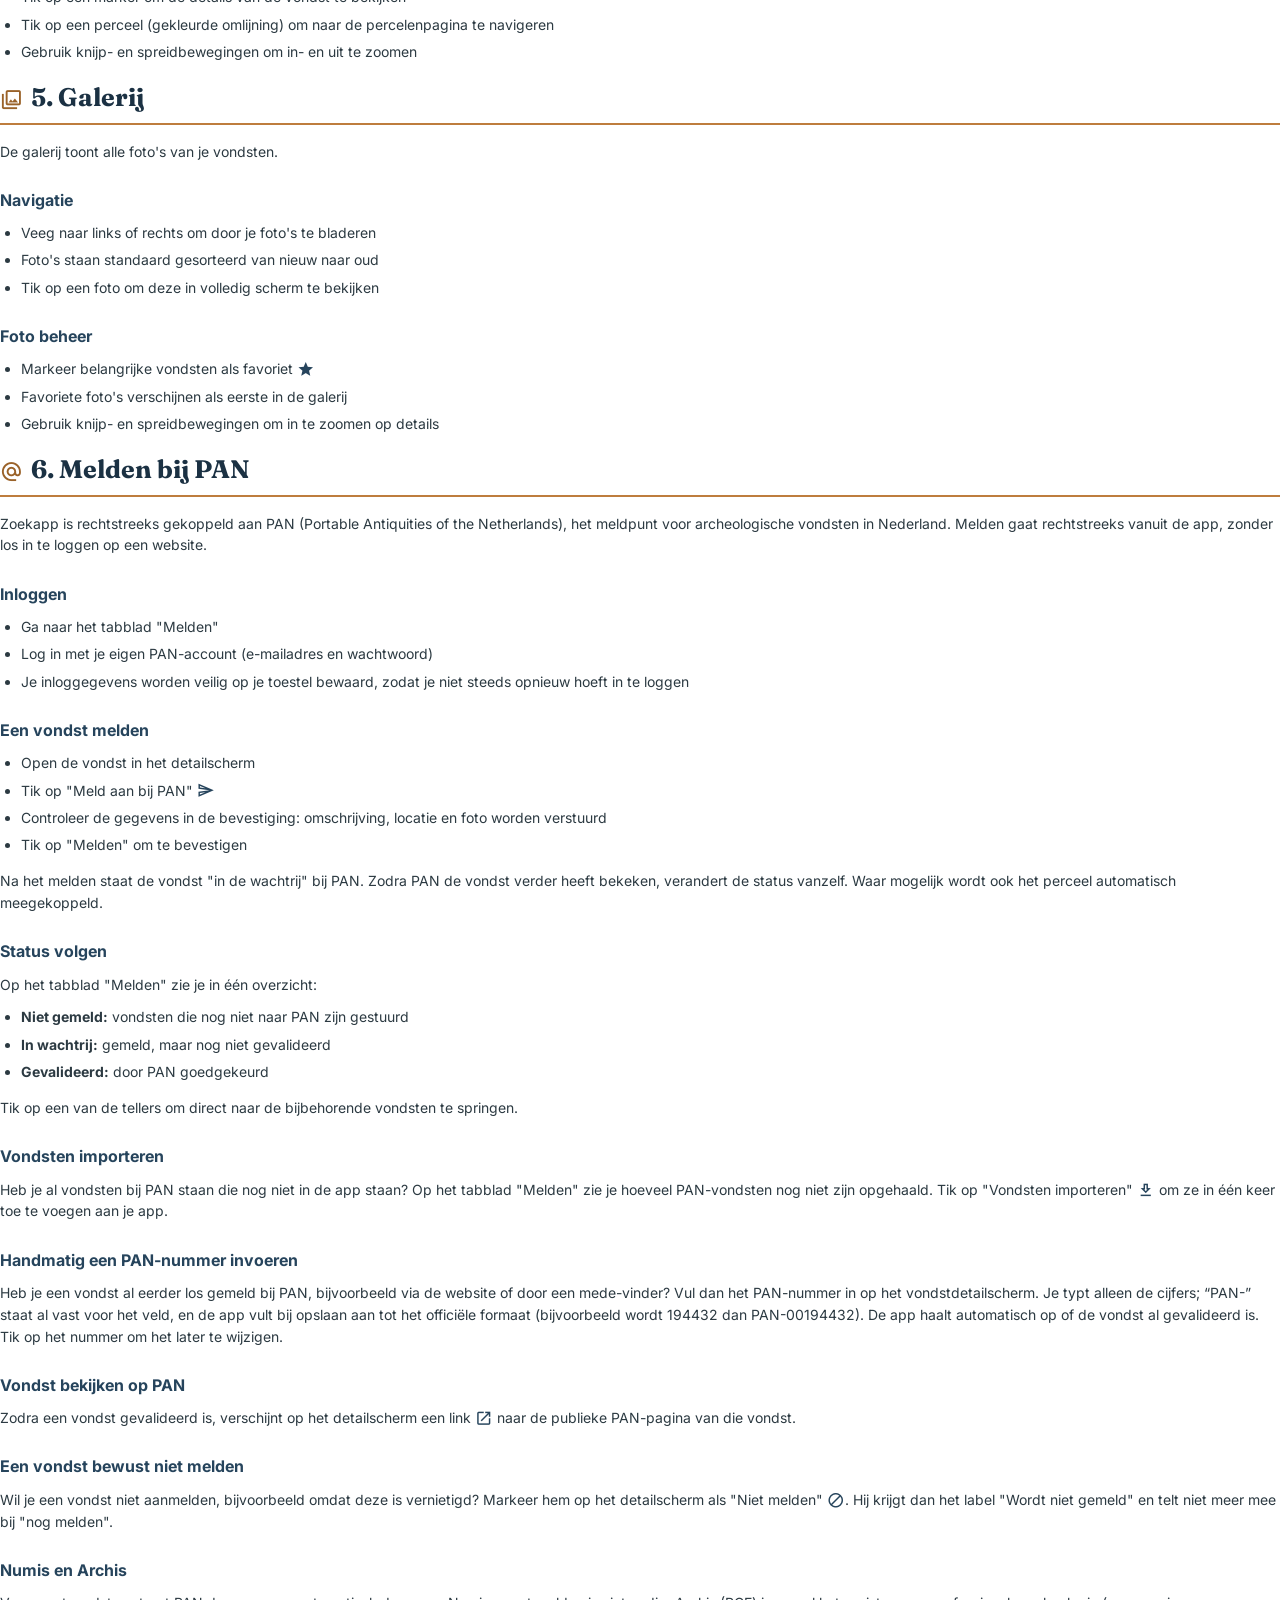
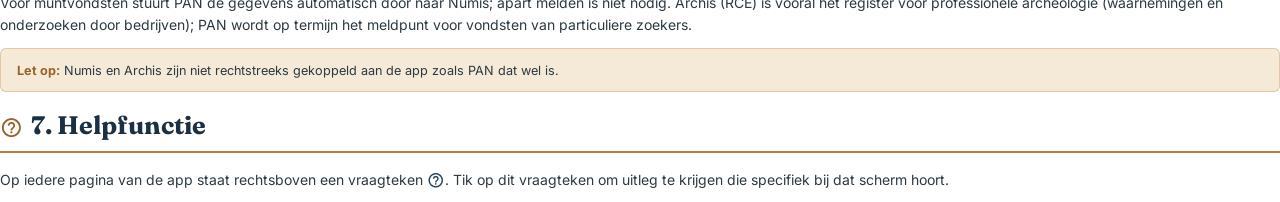
<file: documents/gebruikershandleiding.html>
<!DOCTYPE html>
<html lang="nl">
<head>
<meta charset="UTF-8">
<title>Gebruikershandleiding Zoekapp</title>
<link rel="preconnect" href="https://fonts.googleapis.com">
<link rel="preconnect" href="https://fonts.gstatic.com" crossorigin>
<link href="https://fonts.googleapis.com/css2?family=Fraunces:opsz,wght@9..144,500;9..144,600;9..144,700&family=Inter:wght@400;500;600;700&display=swap" rel="stylesheet">
<link href="https://fonts.googleapis.com/css2?family=Material+Icons+Outlined&display=block" rel="stylesheet">
<link rel="stylesheet" href="https://cdnjs.cloudflare.com/ajax/libs/font-awesome/6.4.0/css/all.min.css">
<style>
    :root {
        --primary: #26445C;
        --primary-dark: #1B3143;
        --bronze: #BE7D3E;
        --bronze-dark: #9A6229;
        --bronze-light: #F5E9D8;
        --parchment: #FBF8F0;
        --ink: #2C3A42;
        --ink-soft: #5B6870;
        --line: rgba(44, 58, 66, 0.15);
        --font-display: 'Fraunces', Georgia, serif;
        --font-body: 'Inter', -apple-system, sans-serif;
    }

    @page {
        size: A4;
        margin: 22mm 18mm 20mm;
    }

    * { box-sizing: border-box; }

    body {
        font-family: var(--font-body);
        color: var(--ink);
        line-height: 1.55;
        margin: 0;
        font-size: 10.5pt;
    }

    .cover {
        height: 245mm;
        display: flex;
        flex-direction: column;
        justify-content: center;
        page-break-after: always;
    }

    .cover .eyebrow {
        font-size: 9pt;
        font-weight: 700;
        letter-spacing: 0.1em;
        text-transform: uppercase;
        color: var(--bronze-dark);
        margin-bottom: 0.8rem;
    }

    .cover h1 {
        font-family: var(--font-display);
        font-size: 34pt;
        color: var(--primary-dark);
        margin: 0 0 0.4rem;
        line-height: 1.1;
    }

    .cover .sub {
        font-size: 12pt;
        color: var(--ink-soft);
        max-width: 380px;
        margin-bottom: 2.5rem;
    }

    .cover .meta {
        font-size: 9pt;
        color: var(--ink-soft);
        border-top: 1px solid var(--line);
        padding-top: 0.8rem;
        max-width: 320px;
    }

    .toc {
        page-break-after: always;
    }

    .toc h2 {
        font-family: var(--font-display);
        color: var(--primary-dark);
        font-size: 18pt;
        border-bottom: 2px solid var(--bronze);
        padding-bottom: 0.5rem;
        margin-bottom: 1.2rem;
    }

    .toc ol {
        list-style: none;
        counter-reset: chapter;
        padding: 0;
        margin: 0;
        columns: 2;
        column-gap: 2.4rem;
    }

    .toc > ol > li {
        counter-increment: chapter;
        font-weight: 700;
        font-size: 10.5pt;
        margin-bottom: 0.6rem;
        color: var(--ink);
        break-inside: avoid;
    }

    .toc > ol > li::before {
        content: counter(chapter) ". ";
        color: var(--bronze-dark);
    }

    .toc ul {
        list-style: none;
        padding-left: 1.3rem;
        margin: 0.3rem 0 0;
        font-weight: 400;
        font-size: 9pt;
        color: var(--ink-soft);
    }

    .toc ul li {
        margin-bottom: 0.15rem;
    }

    section.chapter {
        break-before: page;
    }

    section.chapter:first-of-type {
        break-before: auto;
    }

    h2.chapter-title {
        page-break-after: avoid;
        font-family: var(--font-display);
        font-size: 19pt;
        color: var(--primary-dark);
        border-bottom: 2px solid var(--bronze);
        padding-bottom: 0.4rem;
        margin: 0 0 1rem;
    }

    h3 {
        font-family: var(--font-body);
        font-size: 12pt;
        font-weight: 700;
        color: var(--primary);
        page-break-after: avoid;
        margin: 1.6rem 0 0.6rem;
    }

    p { margin: 0 0 0.7rem; }

    ul, ol {
        margin: 0 0 0.9rem;
        padding-left: 1.3rem;
    }

    li { margin-bottom: 0.35rem; }

    strong { color: var(--ink); }

    .note {
        background: var(--bronze-light);
        border: 1px solid rgba(185, 121, 59, 0.3);
        border-radius: 6px;
        padding: 0.7rem 1rem;
        margin: 0.8rem 0;
        font-size: 9.5pt;
        page-break-inside: avoid;
    }

    .legend {
        page-break-inside: avoid;
    }

    .note strong { color: var(--bronze-dark); }

    /* Iconen zoals in de app, inline bij de tekst */
    .ic {
        font-family: 'Material Icons Outlined';
        font-weight: normal;
        font-style: normal;
        font-size: 1.25em;
        line-height: 1;
        letter-spacing: normal;
        text-transform: none;
        white-space: nowrap;
        font-feature-settings: 'liga';
        -webkit-font-feature-settings: 'liga';
        vertical-align: -0.22em;
        color: var(--primary);
        display: inline-block;
    }

    .ic.red { color: #D32F2F; }

    h2.chapter-title .ic, h2.chapter-title .fa-coins.ic {
        color: var(--bronze-dark);
        font-size: 0.9em;
        margin-right: 0.15em;
    }

    .fa-coins.ic {
        font-family: 'Font Awesome 6 Free';
        font-weight: 900;
        font-size: 1em;
        vertical-align: -0.05em;
    }

    .legend {
        list-style: none;
        padding: 0;
        margin: 0.6rem 0 1rem;
    }

    .legend li {
        display: flex;
        align-items: center;
        gap: 0.6rem;
        margin-bottom: 0.4rem;
        font-size: 9.8pt;
    }

    .legend.markers img {
        width: 18px;
        height: 31px;
        object-fit: contain;
        flex-shrink: 0;
    }

    .dot {
        width: 11px;
        height: 11px;
        border-radius: 50%;
        display: inline-block;
        flex-shrink: 0;
    }

    .swatch {
        width: 18px;
        height: 12px;
        border-radius: 2px;
        display: inline-block;
        flex-shrink: 0;
        border: 2px solid;
    }

    footer.page-footer {
        font-size: 8pt;
        color: var(--ink-soft);
        text-align: center;
        margin-top: 2rem;
    }
</style>
</head>
<body>

<div class="cover">
    <div class="eyebrow">Handleiding</div>
    <h1>Gebruikershandleiding<br>Zoekapp</h1>
    <p class="sub">Alles wat je moet weten over vondsten vastleggen, percelen beheren en rechtstreeks melden bij PAN.</p>
    <div class="meta">Bijgewerkt: 27 september 2026 &middot; www.zoek-app.nl</div>
</div>

<div class="toc">
    <h2>Inhoudsopgave</h2>
    <ol>
        <li>Invoeren
            <ul>
                <li>Locatie vastleggen</li>
                <li>Vondstinformatie</li>
                <li>Perceel en eigenaar</li>
                <li>Foto's toevoegen</li>
                <li>Vondst opslaan</li>
            </ul>
        </li>
        <li>Vondsten
            <ul>
                <li>Zoeken en filteren</li>
                <li>PAN-status</li>
                <li>Beschikbare acties</li>
                <li>Back-up beheer</li>
            </ul>
        </li>
        <li>Percelen
            <ul>
                <li>Overzicht en filteren</li>
                <li>Eigenaarsbeheer</li>
                <li>Statistieken en status</li>
                <li>Navigatie en kaartweergave</li>
                <li>Foto's per perceel</li>
            </ul>
        </li>
        <li>Kaart
            <ul>
                <li>Markers en periodes</li>
                <li>Percelen weergave</li>
                <li>Archeologische gebieden</li>
                <li>Navigatie en interactie</li>
            </ul>
        </li>
        <li>Galerij</li>
        <li>Melden bij PAN
            <ul>
                <li>Inloggen</li>
                <li>Een vondst melden</li>
                <li>Status volgen</li>
                <li>Vondsten importeren</li>
                <li>Handmatig een PAN-nummer invoeren</li>
                <li>Vondst bekijken op PAN</li>
                <li>Een vondst bewust niet melden</li>
                <li>Numis en Archis</li>
            </ul>
        </li>
        <li>Helpfunctie</li>
    </ol>
</div>

<section class="chapter">
    <h2 class="chapter-title"><span class="ic">add_circle_outline</span> 1. Invoeren</h2>
    <p>Voor het registreren van een nieuwe vondst op het scherm Vondst invoeren doorloop je de volgende stappen:</p>

    <h3>Locatie vastleggen</h3>
    <ul>
        <li>Op de akker volgt de pin automatisch je GPS-positie, zodat een vondst meteen op de juiste plek staat</li>
        <li>Het label linksonder op de kaart toont hoe nauwkeurig de GPS is. Is het oranje, dan kun je beter zelf de plek aantikken; de app waarschuwt je ook voordat je opslaat met een onnauwkeurige GPS</li>
        <li>Kom je terug uit de achtergrond, of open je het scherm net, dan is de pin even vervaagd en staat er &ldquo;GPS zoekt&hellip;&rdquo; totdat er een verse positie is. Sla je toch meteen op, dan vraagt de app eerst: &ldquo;GPS wordt nog bijgewerkt: toch opslaan of plek aanwijzen?&rdquo;</li>
        <li>Zoek op adres <span class="ic">search</span> of tik op de kaart om de plek zelf aan te wijzen. Een kleine correctie op de akker geldt alleen voor die ene vondst; daarna volgt de pin je weer</li>
        <li>Voer je thuis in en wijs je een plek ver bij je vandaan aan, dan blijft de pin na het opslaan staan, zodat je meerdere vondsten achter elkaar op dezelfde plek kunt invoeren</li>
        <li>Met de lagenknop <span class="ic">layers</span> wissel je tussen luchtfoto en kaart. In Nederland komen die van het Kadaster (PDOK); in het buitenland zie je altijd de OpenStreetMap-kaart (daar is geen vrije luchtfoto). De bronnen staan onderin op de kaart vermeld</li>
        <li>Gebruik de locatieknop <span class="ic">my_location</span> om de pin weer je GPS-positie te laten volgen</li>
        <li>De app vraagt alleen om je locatie terwijl je hem gebruikt, nooit op de achtergrond</li>
        <li>De kaart toont dezelfde informatieve lagen als de vondstenkaart: percelen en archeologische gebieden, zodra je ver genoeg inzoomt. De kleuren staan hieronder</li>
        <li>Klik je op een nog onbekend perceel, dan kun je kiezen tussen vondst invoeren of eerst het perceel vastleggen</li>
    </ul>
    <p>Percelen op de kaart:</p>
    <ul class="legend">
        <li><span class="swatch" style="border-color:#FF9800;background:rgba(255,140,0,0.2)"></span> Perceel zonder eigenaar (oranje)</li>
        <li><span class="swatch" style="border-color:#4CAF50;background:rgba(0,255,0,0.2)"></span> Perceel met eigenaar (groen)</li>
        <li><svg width="26" height="16" style="flex-shrink:0"><rect x="2" y="2" width="22" height="12" fill="none" stroke="#23302F" stroke-width="2"/></svg> Doorgetrokken rand: onderzocht</li>
        <li><svg width="26" height="16" style="flex-shrink:0"><rect x="2" y="2" width="22" height="12" fill="none" stroke="#23302F" stroke-width="2" stroke-dasharray="4 3"/></svg> Gestreepte rand: niet onderzocht</li>
    </ul>
    <p>Archeologische gebieden:</p>
    <ul class="legend">
        <li><span class="swatch" style="border-color:#9C27B0;background:rgba(156,39,176,0.15)"></span> Archeologisch interessant (paars)</li>
        <li><span class="swatch" style="border-color:#F44336;background:rgba(244,67,54,0.15)"></span> Beschermd, verboden (rood)</li>
    </ul>
    <p>Zie hoofdstuk 4 voor meer uitleg over de kaart.</p>

    <h3>Vondstinformatie</h3>
    <ul>
        <li>Selecteer de vondstdatum (standaard vandaag)</li>
        <li>Kies de historische periode</li>
        <li>Selecteer de hoofdcategorie (Munten of Voorwerpen)</li>
        <li>Kies een specifieke subcategorie</li>
        <li>Selecteer de locatie waar je de vondst hebt gedaan</li>
        <li>Voeg een duidelijke omschrijving toe</li>
    </ul>

    <h3>Perceel en eigenaar</h3>
    <p>Bij het klikken op de kaart of bij het opslaan van een vondst kun je:</p>
    <ul>
        <li>Het kadastrale perceel automatisch vastleggen</li>
        <li>Een eigenaar koppelen aan het perceel uit je contactenlijst</li>
        <li>Een nieuw contact aanmaken binnen de app</li>
    </ul>
    <p><strong>Nieuwe telefoon:</strong> de app bewaart naam en telefoonnummer van de eigenaar, ook in de back-up. Zet je een back-up terug op een nieuwe telefoon, dan zoekt de app de eigenaar vanzelf terug in je contacten, op telefoonnummer of naam. Lukt dat niet eenduidig, dan zie je &ldquo;Naam (niet gevonden in je contacten)&rdquo; met de knop &ldquo;Opnieuw koppelen&rdquo;. Heeft dezelfde eigenaar meer percelen, dan biedt de app aan die mee te koppelen.</p>

    <h3>Perceel intekenen <span class="ic">draw</span> (o.a. buitenland)</h3>
    <p>Waar het kadaster niets kent, zoals in Denemarken, teken je de akker zelf in:</p>
    <ul>
        <li>Tik de hoeken van de akker aan op de kaart</li>
        <li>Maakte je een misser, gebruik dan <strong>Ongedaan</strong>; kies <strong>Klaar</strong> als de rand klopt</li>
        <li>Geef het perceel een naam. Vondsten binnen de rand die nog geen perceel hebben, worden er automatisch aan gekoppeld</li>
        <li>Teken je een rand, of vergroot je een bestaande rand rond vondsten, dan wordt het perceel automatisch als &ldquo;onderzocht&rdquo; gemarkeerd, net als bij het opslaan van een vondst</li>
        <li>De rand kun je later nog aanpassen via het potloodje <span class="ic">edit</span> in het percelenoverzicht</li>
    </ul>

    <h3>Foto's toevoegen</h3>
    <ul>
        <li>Je kunt maximaal 2 foto's per vondst toevoegen</li>
        <li>Tik op <span class="ic">add_a_photo</span> en maak direct een foto met je camera <span class="ic">camera_alt</span>, of kies een bestaande foto uit je galerij <span class="ic">photo_library</span></li>
    </ul>

    <h3>Vondst opslaan</h3>
    <p>Tik op de knop <strong>Vondst opslaan</strong> om de vondst te bewaren op je telefoon.</p>
</section>

<section class="chapter">
    <h2 class="chapter-title"><i class="fa-solid fa-coins ic"></i> 2. Vondsten</h2>
    <p>Het scherm Mijn vondsten toont een overzicht van al je geregistreerde vondsten.</p>

    <h3>Zoeken en filteren</h3>
    <ul>
        <li>Gebruik de zoekbalk <span class="ic">search</span> om specifieke vondsten te vinden</li>
        <li>Filter je vondsten op periode en type <span class="ic">filter_alt</span></li>
        <li>Tik op een vondst om alle details te bekijken</li>
    </ul>

    <h3>PAN-status</h3>
    <p>Onder elke vondst staat een gekleurd label met de PAN-status:</p>
    <ul class="legend">
        <li><span class="dot" style="background:#E7DFCB;border:1px solid #c9bfa6"></span> Lichtgrijs: nog melden</li>
        <li><span class="dot" style="background:#BE7D3E"></span> Brons: in wachtrij of in behandeling bij PAN (ook bij een handmatig ingevoerd PAN-nummer zonder bekende status)</li>
        <li><span class="dot" style="background:#6F7F52"></span> Olijfgroen: gevalideerd door PAN (met het PAN-nummer)</li>
        <li><span class="dot" style="background:#76828A"></span> Grijsblauw: &ldquo;Wordt niet gemeld&rdquo; (je hebt bewust gekozen deze vondst niet aan te melden)</li>
    </ul>
    <p>Tik op een teller op het tabblad Melden (Niet gemeld, In wachtrij of Gevalideerd) om op dit scherm meteen alleen vondsten met die status te zien. Het blauwe balkje bovenaan toont het actieve filter; tik op "Wissen" om het weg te halen.</p>

    <h3>Beschikbare acties</h3>
    <p>Het detailscherm toont alle informatie over een specifieke vondst. Vanaf hier kun je:</p>
    <ul>
        <li><span class="ic">share</span> <strong>Delen:</strong> een foto van je vondst delen met anderen</li>
        <li><span class="ic">edit</span> <strong>Aanpassen:</strong> de gegevens van je vondst aanpassen</li>
        <li><span class="ic">directions</span> <strong>Navigeer:</strong> navigeren naar de vindplaats van de vondst</li>
        <li><span class="ic">grid_on</span> <strong>Perceel:</strong> naar het perceel gaan waar deze vondst is gedaan</li>
        <li><span class="ic">send</span> De vondst melden bij PAN of de status volgen (zie hoofdstuk 6)</li>
        <li><span class="ic">open_in_new</span> Bij een gevalideerde vondst: de publieke PAN-pagina van je vondst openen</li>
        <li><span class="ic">block</span> Een vondst markeren als "Wordt niet gemeld", bijvoorbeeld omdat die is vernietigd</li>
        <li><span class="ic red">delete_outline</span> <strong>Verwijderen:</strong> de vondst verwijderen uit je verzameling</li>
    </ul>

    <h3>Back-up beheer</h3>
    <p>Tik rechtsboven op het back-upicoon <span class="ic">backup</span> om je back-up te beheren.</p>
    <ul>
        <li><strong>Automatische back-up:</strong> de app maakt één keer per dag een back-up in je eigen cloud, op de achtergrond, alleen via wifi en alleen als er iets veranderd is. Op de iPhone staat die in je eigen iCloud Drive, in de map &ldquo;Zoekapp&rdquo; (te zien in de Bestanden-app). Op Android kies je één keer zelf een map, op je telefoon of in je eigen Google Drive, en met &ldquo;Wijzigen&rdquo; kies je later een andere map</li>
        <li><strong>Jouw gegevens:</strong> de back-up staat alleen op jouw eigen plek en gaat nooit naar de makers van de app. Er staat altijd één back-up: de nieuwste vervangt de vorige, maar pas als die compleet is</li>
        <li><strong>Nu back-up maken:</strong> maakt direct een back-up, ook via mobiele data. Handig voordat je een ander toestel in gebruik neemt</li>
        <li><strong>Melding na een week:</strong> is er een week lang geen back-up gelukt terwijl je wel iets hebt veranderd, dan meldt de app dat</li>
        <li><strong>Laatste back-up terugzetten:</strong> zet je gegevens terug naar de stand van de laatste back-up. Alles wat je daarna hebt ingevoerd, is dan weg</li>
        <li><strong>Veiligheidskopie:</strong> v&oacute;&oacute;r elke keer terugzetten bewaart de app eerst je huidige gegevens. Was het een vergissing, dan zet je de veiligheidskopie terug en ben je weer waar je was</li>
        <li><strong>Ander back-upbestand kiezen</strong> en <strong>Back-up delen</strong>: zet een zelf opgeslagen back-up terug, bijvoorbeeld van een ander toestel, of maak een back-up en mail of bewaar die zelf</li>
    </ul>
    <div class="note"><strong>Tip:</strong> zet de automatische back-up aan, dan hoef je er zelf niet meer aan te denken. Maak wel even een back-up voordat je van toestel wisselt.</div>
</section>

<section class="chapter">
    <h2 class="chapter-title"><span class="ic">grid_view</span> 3. Percelen</h2>
    <p>Het scherm Percelen biedt geavanceerd beheer van kadastrale percelen waar je vondsten hebt gedaan. Deze functie is vooral nuttig voor het professioneel organiseren van je zoekgebieden.</p>

    <h3>Overzicht en filteren</h3>
    <ul>
        <li>Alle percelen worden weergegeven met gemeente, sectie en nummer</li>
        <li>Tik op het potloodje <span class="ic">edit</span> naast de naam om een perceel een eigen naam te geven, bijvoorbeeld &ldquo;Akker van Jansen&rdquo;. Die naam staat dan bovenaan, met de kadastrale aanduiding eronder</li>
        <li>Gebruik de zoekbalk <span class="ic">search</span> om specifieke percelen te vinden</li>
        <li>Filter percelen op: alle percelen, met/zonder eigenaar, met/zonder vondsten, onderzocht/niet onderzocht</li>
        <li>Sorteer percelen op naam, aantal vondsten of laatste vondst</li>
    </ul>

    <h3>Eigenaarsbeheer</h3>
    <p>Eigenaren toevoegen gaat als volgt:</p>
    <ul>
        <li>Ga naar het percelenscherm</li>
        <li>Zoek het gewenste perceel en tik erop om uit te klappen</li>
        <li>Tik op "Voeg eigenaar toe" <span class="ic">person_add</span></li>
        <li>Kies een bestaand contact uit je telefoon of maak een nieuw contact aan</li>
        <li>De eigenaar wordt gekoppeld en je kunt direct bellen <span class="ic">phone</span> of appen <i class="fa-brands fa-whatsapp" style="color:#25D366"></i></li>
    </ul>
    <p>Je kunt eigenaarsinformatie op elk moment wijzigen of verwijderen.</p>

    <h3>Statistieken en status</h3>
    <p>Per perceel zie je:</p>
    <ul>
        <li>Totaal aantal vondsten op dat perceel</li>
        <li>Verdeling van vondsten over historische periodes</li>
        <li>Datum van de laatste vondst</li>
        <li>Of het perceel als "onderzocht" is gemarkeerd</li>
        <li>Aantal algemene perceelfoto's</li>
    </ul>
    <p>Deze informatie helpt je te bepalen welke percelen het meest productief zijn en waar je nog terug zou willen komen.</p>

    <h3>Navigatie en kaartweergave</h3>
    <p>Er zijn drie manieren om vanuit een perceel verder te gaan:</p>
    <ul>
        <li><strong>Op kaart bekijken:</strong> tik op het kaart-icoon <span class="ic">map</span> om het perceel te bekijken op de vondstenkaart met exacte grenzen</li>
        <li><strong>Vondsten:</strong> tik op het munt-icoon <i class="fa-solid fa-coins ic"></i> om alle vondsten te bekijken die je op dit perceel hebt gedaan, en open er direct een</li>
        <li><strong>Navigeren:</strong> tik op het navigatie-icoon <span class="ic">directions</span> om Google Maps te openen naar het middelpunt van het perceel (werkt op zowel iOS als Android)</li>
    </ul>

    <h3>Foto's per perceel</h3>
    <ul>
        <li>Tik op <span class="ic">photo_library</span> en voeg algemene foto's toe van het perceel (landschap, toegang, etc.)</li>
        <li>Bekijk alle perceelfoto's in een overzichtelijke galerij</li>
        <li>Voeg per foto of groep foto's een notitie toe</li>
        <li>Onderscheid tussen vondstfoto's en perceelfoto's</li>
    </ul>
</section>

<section class="chapter">
    <h2 class="chapter-title"><span class="ic">map</span> 4. Kaart</h2>
    <p>De vondstenkaart geeft een visueel overzicht van al je vondstlocaties.</p>

    <h3>Markers en periodes</h3>
    <p>Elke vondst wordt weergegeven met een gekleurd icoon dat de periode aangeeft:</p>
    <ul class="legend markers">
        <li><img src="../images/markers/steen.png" alt=""> Steentijd</li>
        <li><img src="../images/markers/brons.png" alt=""> Bronstijd</li>
        <li><img src="../images/markers/ijzer.png" alt=""> IJzertijd / Keltisch</li>
        <li><img src="../images/markers/romeins.png" alt=""> Romeinse tijd</li>
        <li><img src="../images/markers/middeleeuws.png" alt=""> Middeleeuwen</li>
        <li><img src="../images/markers/nieuw.png" alt=""> Nieuwe tijd</li>
        <li><img src="../images/markers/onbekend.png" alt=""> Onbekend</li>
    </ul>

    <h3>Percelen weergave</h3>
    <p>Percelen worden weergegeven met een gekleurde omlijning:</p>
    <ul class="legend">
        <li><span class="swatch" style="border-color:#FF9800;background:rgba(255,140,0,0.2)"></span> Perceel zonder eigenaar (oranje)</li>
        <li><span class="swatch" style="border-color:#4CAF50;background:rgba(0,255,0,0.2)"></span> Perceel met eigenaar (groen)</li>
    </ul>
    <p>De rand van een perceel geeft aan of je er al hebt gezocht:</p>
    <ul class="legend">
        <li><svg width="26" height="16" style="flex-shrink:0"><rect x="2" y="2" width="22" height="12" fill="none" stroke="#23302F" stroke-width="2"/></svg> Onderzocht</li>
        <li><svg width="26" height="16" style="flex-shrink:0"><rect x="2" y="2" width="22" height="12" fill="none" stroke="#23302F" stroke-width="2" stroke-dasharray="4 3"/></svg> Niet onderzocht</li>
    </ul>
    <p>Tik op een perceel-omlijning om naar de percelenpagina te navigeren.</p>

    <h3>Archeologische gebieden</h3>
    <p>Archeologische gebieden worden zichtbaar wanneer je ver genoeg inzoomt:</p>
    <ul class="legend">
        <li><span class="swatch" style="border-color:#9C27B0;background:rgba(156,39,176,0.15)"></span> Archeologisch interessant (paars)</li>
        <li><span class="swatch" style="border-color:#F44336;background:rgba(244,67,54,0.15)"></span> Beschermd, verboden (rood)</li>
    </ul>
    <p>Deze informatie helpt je te bepalen waar wel en niet gezocht mag worden volgens de Nederlandse wetgeving voor metaaldetectie.</p>

    <h3>Navigatie en interactie</h3>
    <ul>
        <li>Meerdere vondsten in hetzelfde gebied worden gegroepeerd met een getal dat aangeeft hoeveel vondsten er op die locatie zijn (clusters)</li>
        <li>Je huidige locatie wordt weergegeven met een blauwe stip; de knop <span class="ic">my_location</span> rechtsonder centreert de kaart weer op je eigen locatie</li>
        <li>Tik op een marker om de details van de vondst te bekijken</li>
        <li>Tik op een perceel (gekleurde omlijning) om naar de percelenpagina te navigeren</li>
        <li>Gebruik knijp- en spreidbewegingen om in- en uit te zoomen</li>
    </ul>
</section>

<section class="chapter">
    <h2 class="chapter-title"><span class="ic">photo_library</span> 5. Galerij</h2>
    <p>De galerij toont alle foto's van je vondsten.</p>

    <h3>Navigatie</h3>
    <ul>
        <li>Veeg naar links of rechts om door je foto's te bladeren</li>
        <li>Foto's staan standaard gesorteerd van nieuw naar oud</li>
        <li>Tik op een foto om deze in volledig scherm te bekijken</li>
    </ul>

    <h3>Foto beheer</h3>
    <ul>
        <li>Markeer belangrijke vondsten als favoriet <span class="ic">star</span></li>
        <li>Favoriete foto's verschijnen als eerste in de galerij</li>
        <li>Gebruik knijp- en spreidbewegingen om in te zoomen op details</li>
    </ul>
</section>

<section class="chapter">
    <h2 class="chapter-title"><span class="ic">alternate_email</span> 6. Melden bij PAN</h2>
    <p>Zoekapp is rechtstreeks gekoppeld aan PAN (Portable Antiquities of the Netherlands), het meldpunt voor archeologische vondsten in Nederland. Melden gaat rechtstreeks vanuit de app, zonder los in te loggen op een website.</p>

    <h3>Inloggen</h3>
    <ul>
        <li>Ga naar het tabblad "Melden"</li>
        <li>Log in met je eigen PAN-account (e-mailadres en wachtwoord)</li>
        <li>Je inloggegevens worden veilig op je toestel bewaard, zodat je niet steeds opnieuw hoeft in te loggen</li>
    </ul>

    <h3>Een vondst melden</h3>
    <ul>
        <li>Open de vondst in het detailscherm</li>
        <li>Tik op "Meld aan bij PAN" <span class="ic">send</span></li>
        <li>Controleer de gegevens in de bevestiging: omschrijving, locatie en foto worden verstuurd</li>
        <li>Tik op "Melden" om te bevestigen</li>
    </ul>
    <p>Na het melden staat de vondst "in de wachtrij" bij PAN. Zodra PAN de vondst verder heeft bekeken, verandert de status vanzelf. Waar mogelijk wordt ook het perceel automatisch meegekoppeld.</p>

    <h3>Status volgen</h3>
    <p>Op het tabblad "Melden" zie je in één overzicht:</p>
    <ul>
        <li><strong>Niet gemeld:</strong> vondsten die nog niet naar PAN zijn gestuurd</li>
        <li><strong>In wachtrij:</strong> gemeld, maar nog niet gevalideerd</li>
        <li><strong>Gevalideerd:</strong> door PAN goedgekeurd</li>
    </ul>
    <p>Tik op een van de tellers om direct naar de bijbehorende vondsten te springen.</p>

    <h3>Vondsten importeren</h3>
    <p>Heb je al vondsten bij PAN staan die nog niet in de app staan? Op het tabblad "Melden" zie je hoeveel PAN-vondsten nog niet zijn opgehaald. Tik op "Vondsten importeren" <span class="ic">download</span> om ze in één keer toe te voegen aan je app.</p>

    <h3>Handmatig een PAN-nummer invoeren</h3>
    <p>Heb je een vondst al eerder los gemeld bij PAN, bijvoorbeeld via de website of door een mede-vinder? Vul dan het PAN-nummer in op het vondstdetailscherm. Je typt alleen de cijfers; &ldquo;PAN-&rdquo; staat al vast voor het veld, en de app vult bij opslaan aan tot het officiële formaat (bijvoorbeeld wordt 194432 dan PAN-00194432). De app haalt automatisch op of de vondst al gevalideerd is. Tik op het nummer om het later te wijzigen.</p>

    <h3>Vondst bekijken op PAN</h3>
    <p>Zodra een vondst gevalideerd is, verschijnt op het detailscherm een link <span class="ic">open_in_new</span> naar de publieke PAN-pagina van die vondst.</p>

    <h3>Een vondst bewust niet melden</h3>
    <p>Wil je een vondst niet aanmelden, bijvoorbeeld omdat deze is vernietigd? Markeer hem op het detailscherm als "Niet melden" <span class="ic">block</span>. Hij krijgt dan het label "Wordt niet gemeld" en telt niet meer mee bij "nog melden".</p>

    <h3>Numis en Archis</h3>
    <p>Voor muntvondsten stuurt PAN de gegevens automatisch door naar Numis; apart melden is niet nodig. Archis (RCE) is vooral het register voor professionele archeologie (waarnemingen en onderzoeken door bedrijven); PAN wordt op termijn het meldpunt voor vondsten van particuliere zoekers.</p>
    <div class="note"><strong>Let op:</strong> Numis en Archis zijn niet rechtstreeks gekoppeld aan de app zoals PAN dat wel is.</div>
</section>

<section class="chapter">
    <h2 class="chapter-title"><span class="ic">help_outline</span> 7. Helpfunctie</h2>
    <p>Op iedere pagina van de app staat rechtsboven een vraagteken <span class="ic">help_outline</span>. Tik op dit vraagteken om uitleg te krijgen die specifiek bij dat scherm hoort.</p>
</section>

</body>
</html>
</file>
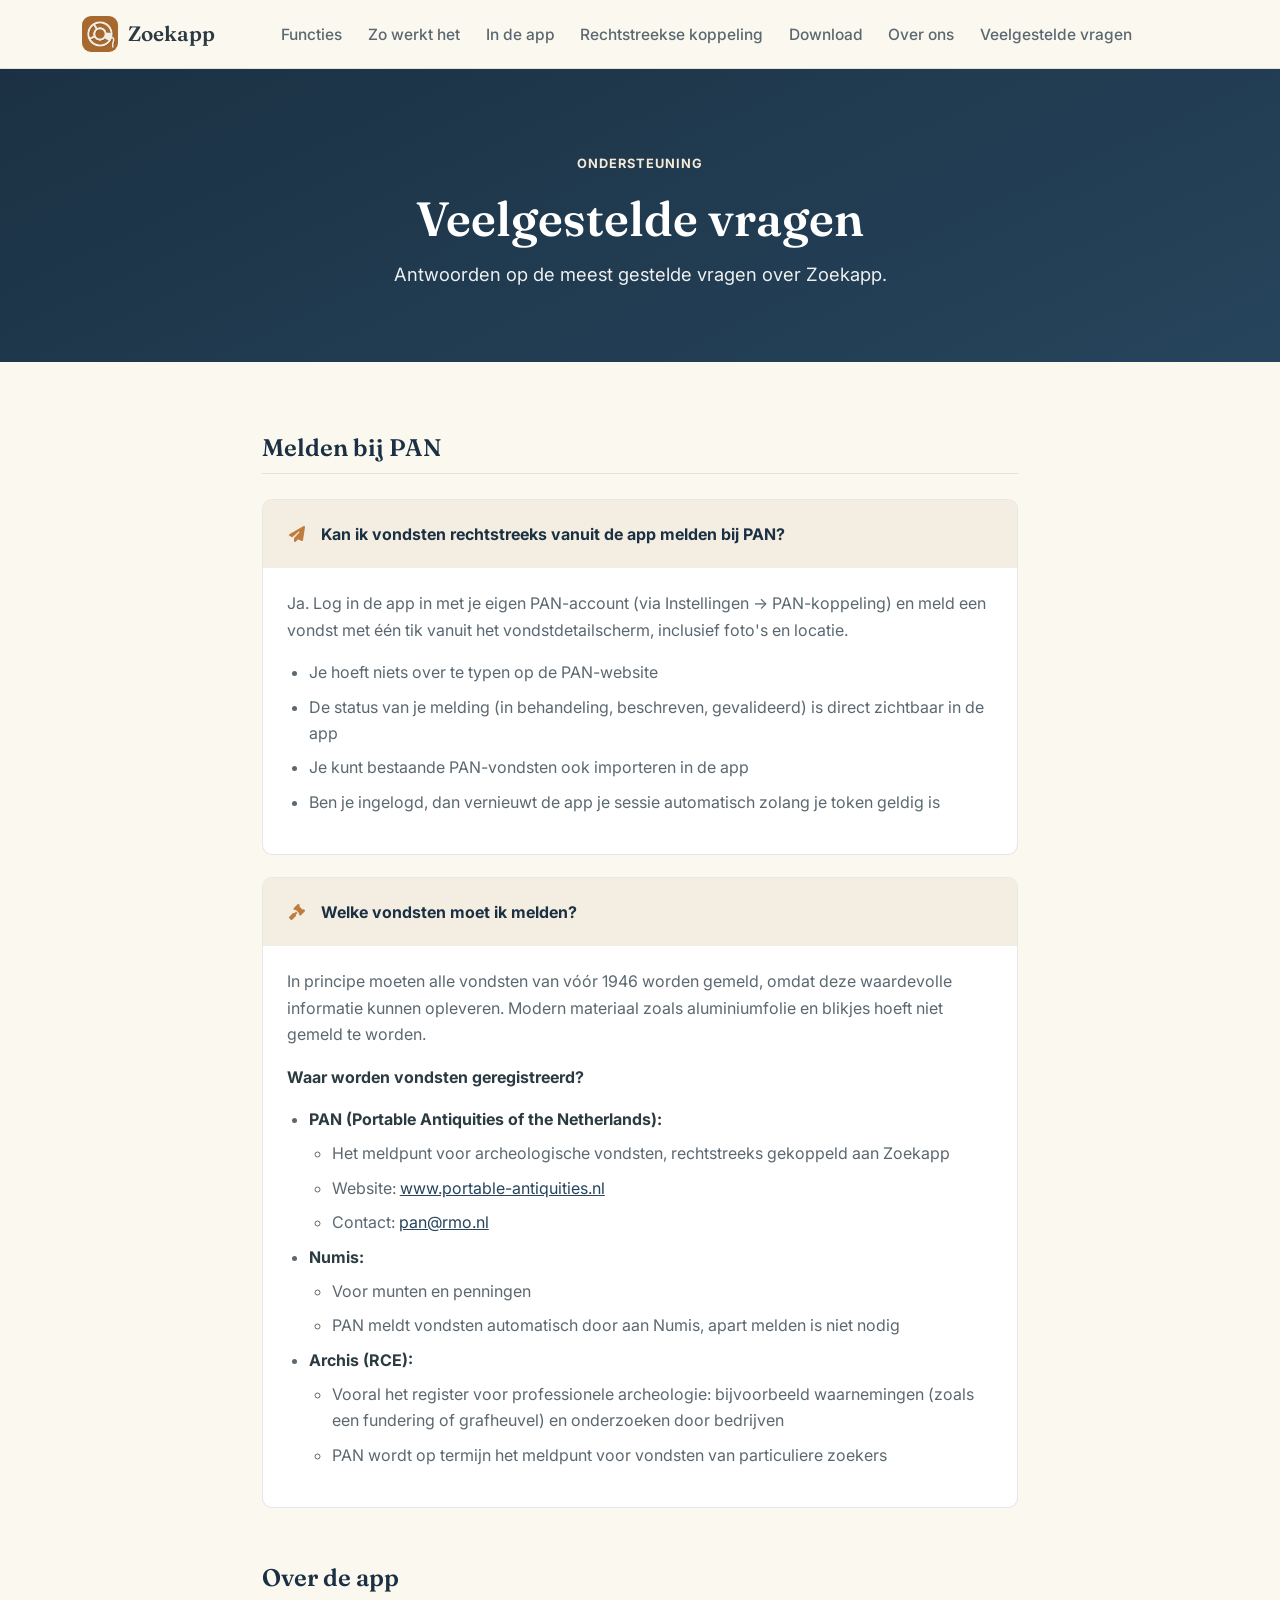
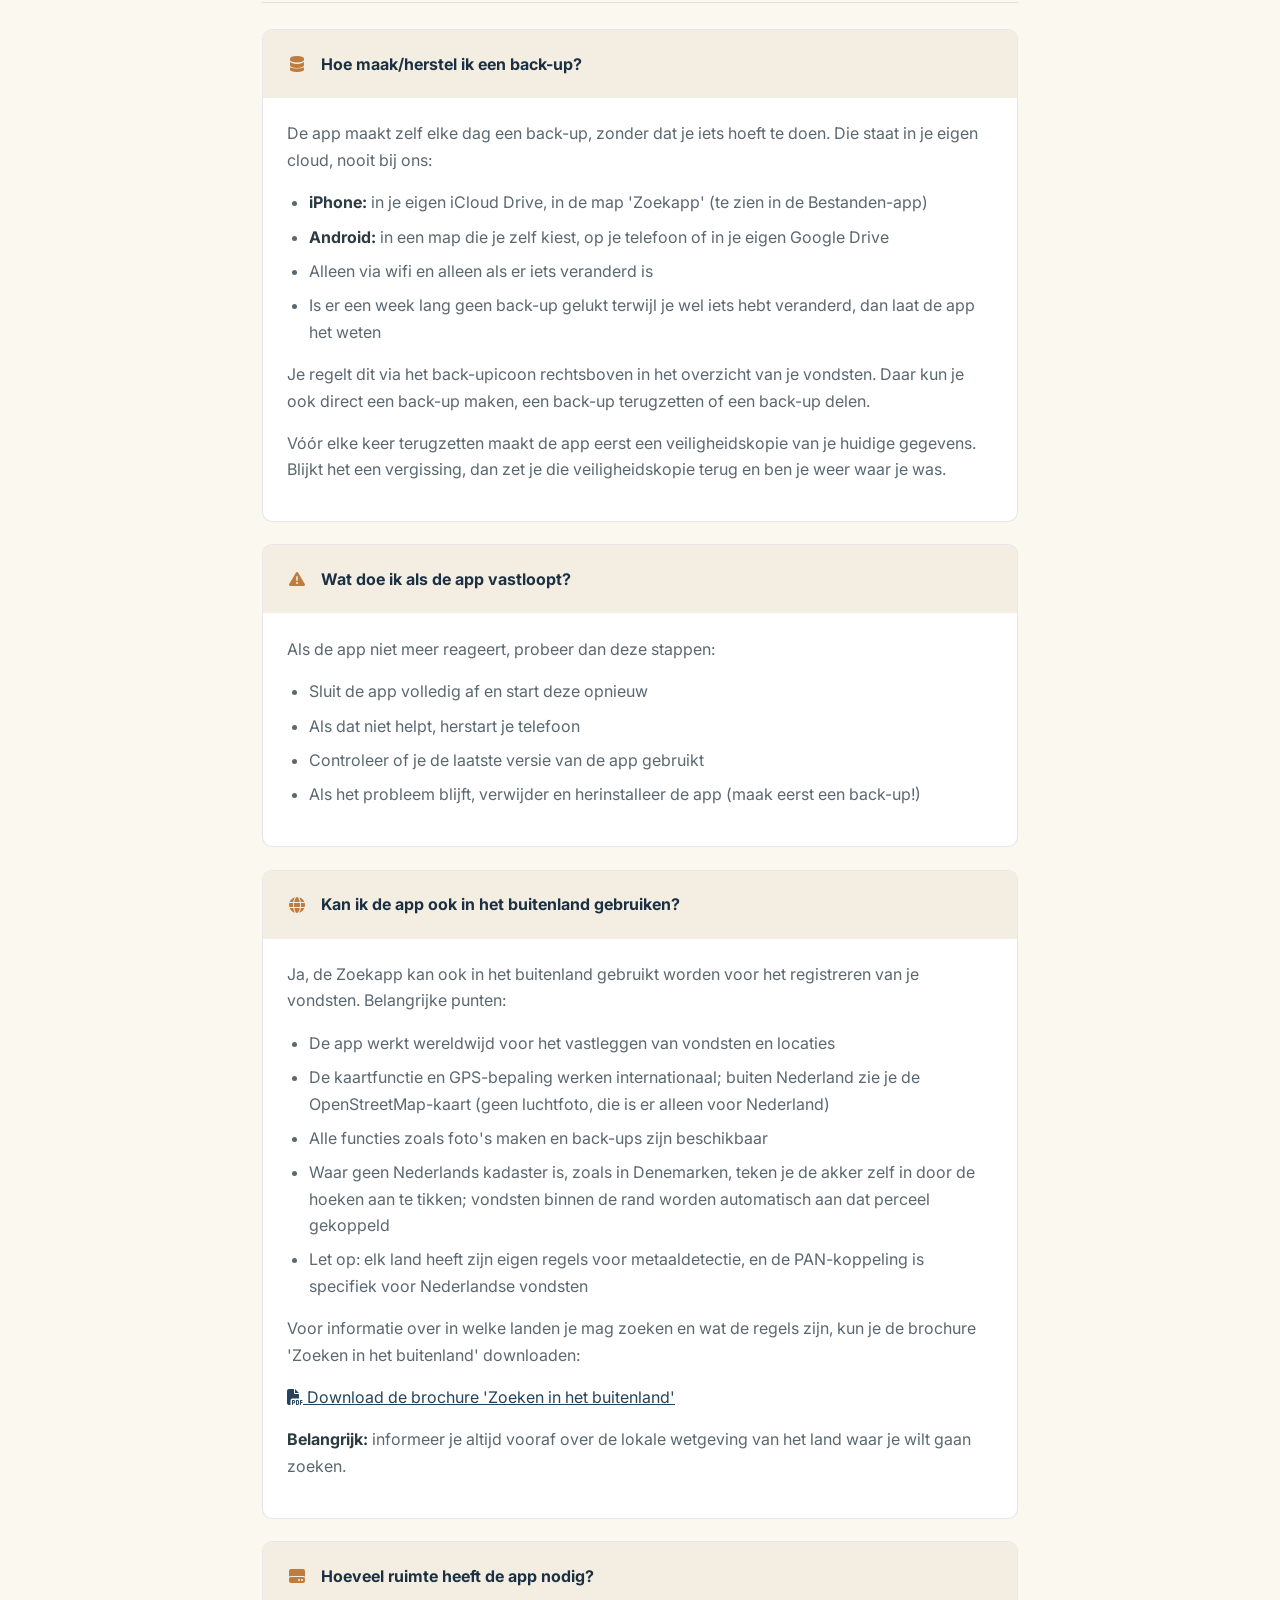
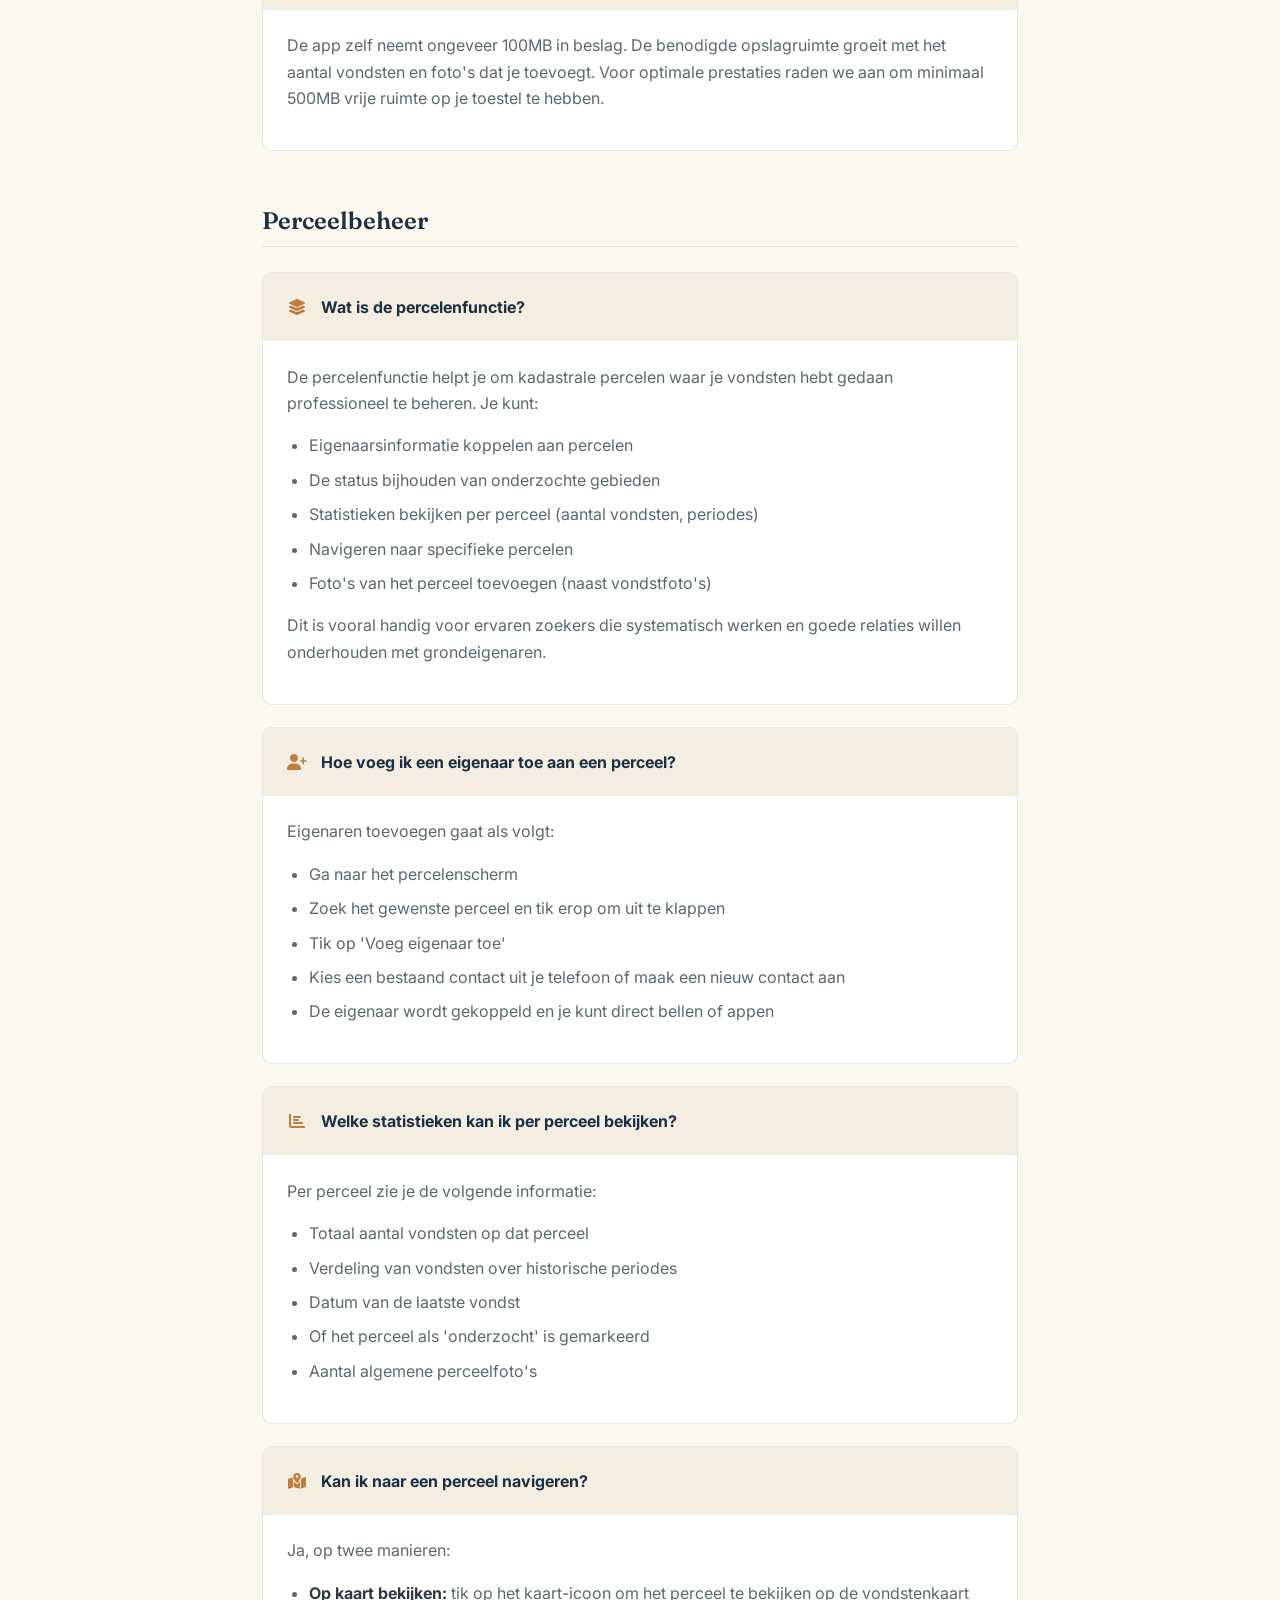
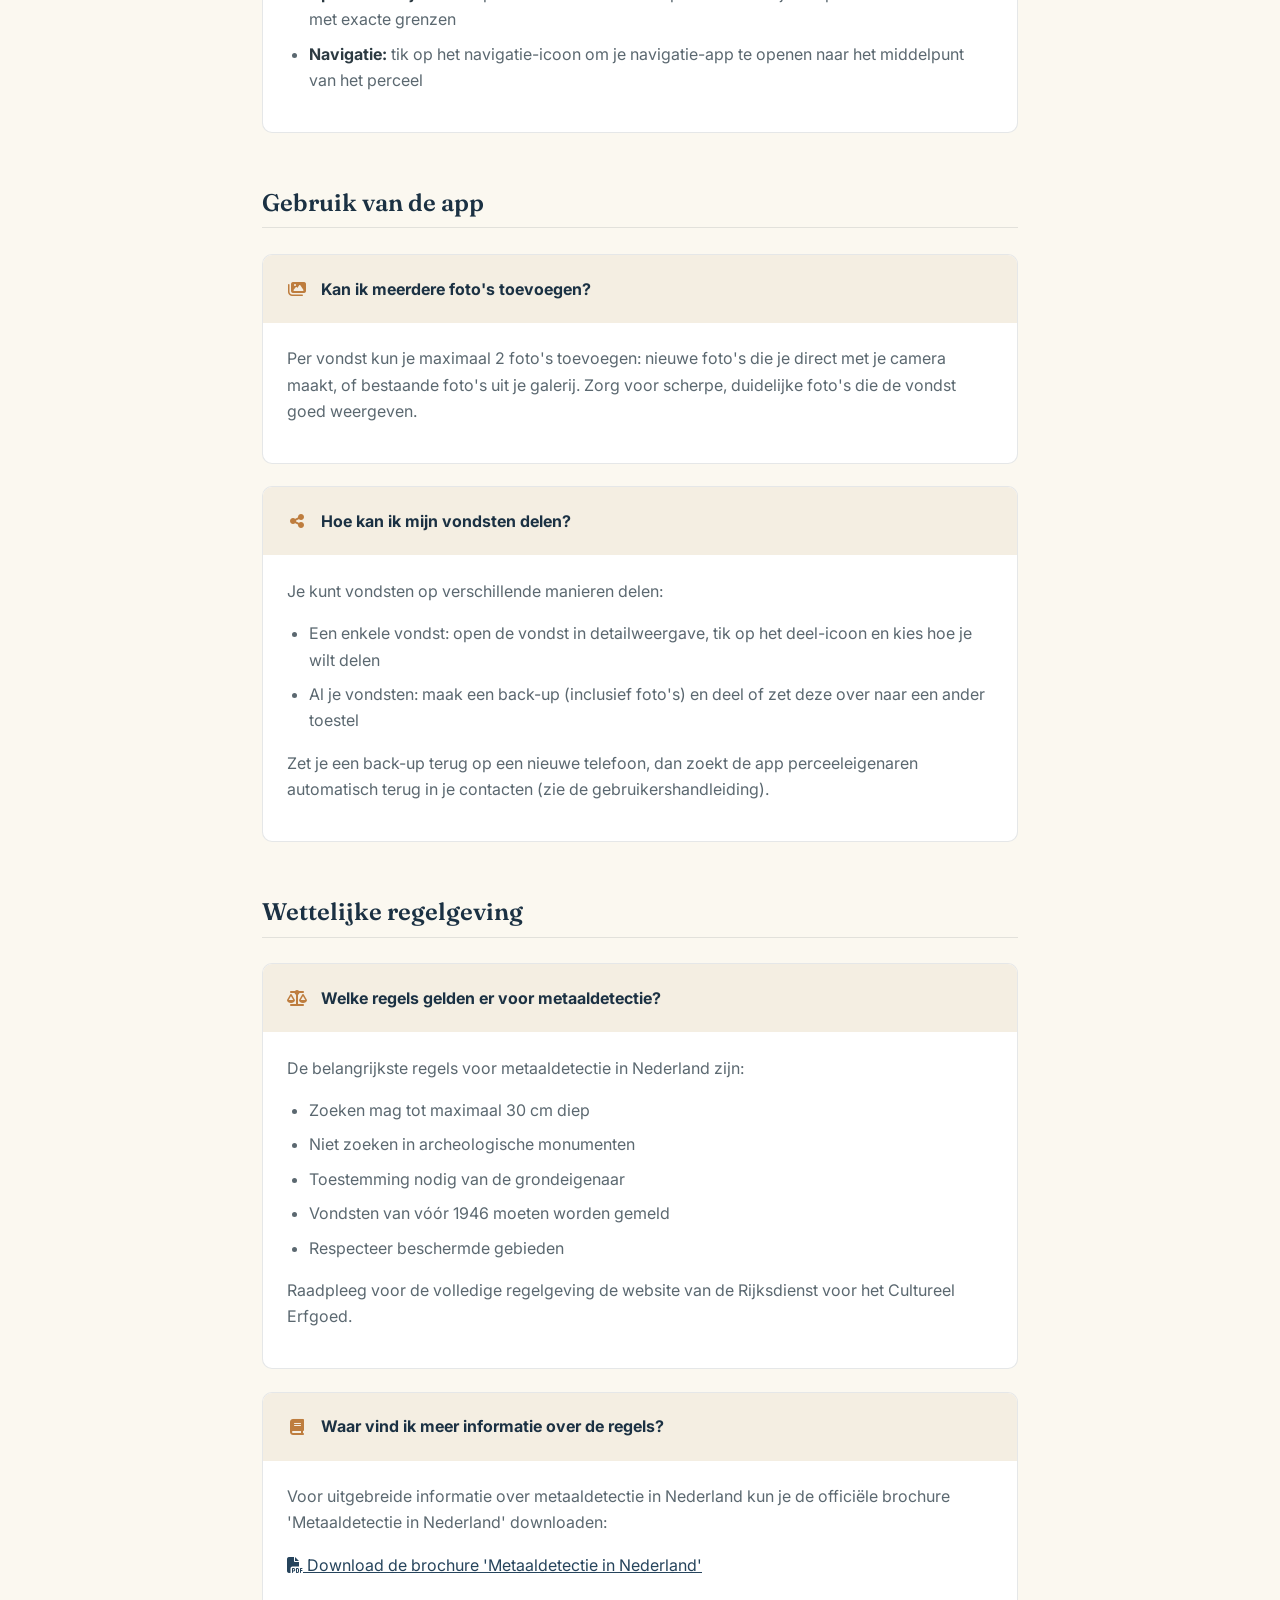
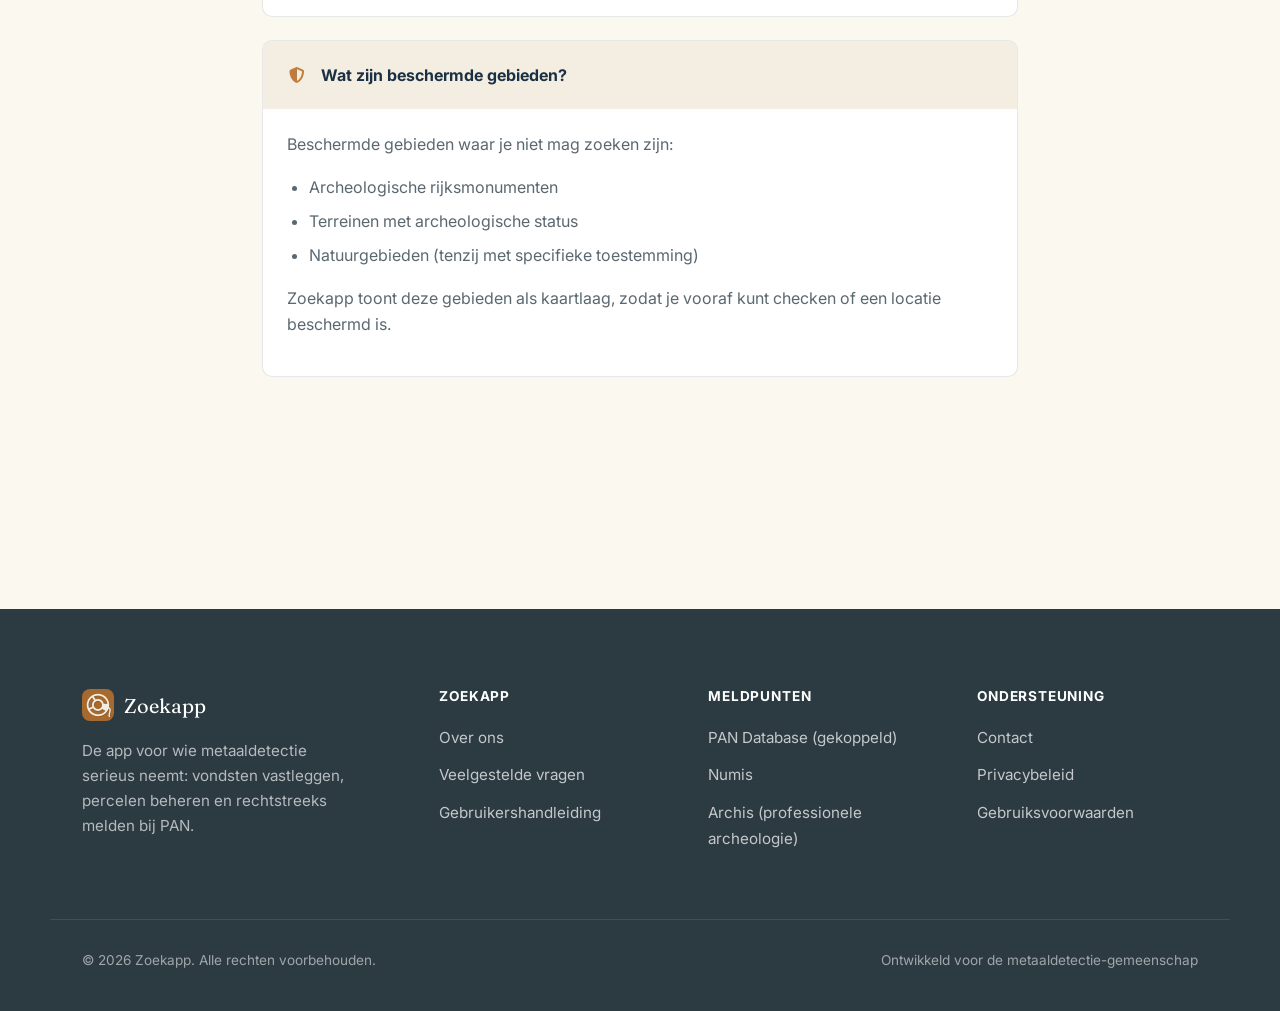
<file: pages/faq.html>
<!DOCTYPE html>
<html lang="nl">
<head>
    <meta charset="UTF-8">
    <meta name="viewport" content="width=device-width, initial-scale=1.0">
    <meta name="description" content="Veelgestelde vragen over Zoekapp: melden bij PAN, back-ups, perceelbeheer en regelgeving voor metaaldetectie.">
    <title>Veelgestelde vragen - Zoekapp</title>
    <link rel="canonical" href="https://www.zoek-app.nl/pages/faq.html">
    <meta property="og:type" content="website">
    <meta property="og:locale" content="nl_NL">
    <meta property="og:site_name" content="Zoekapp">
    <meta property="og:title" content="Veelgestelde vragen - Zoekapp">
    <meta property="og:description" content="Veelgestelde vragen over Zoekapp: melden bij PAN, back-ups, perceelbeheer en regelgeving voor metaaldetectie.">
    <meta property="og:url" content="https://www.zoek-app.nl/pages/faq.html">
    <meta property="og:image" content="https://www.zoek-app.nl/images/feature-image-zoekapp.png">
    <meta name="twitter:card" content="summary_large_image">
    <script type="application/ld+json">
{
  "@context": "https://schema.org",
  "@type": "FAQPage",
  "mainEntity": [
    {
      "@type": "Question",
      "name": "Kan ik vondsten rechtstreeks vanuit de app melden bij PAN?",
      "acceptedAnswer": {
        "@type": "Answer",
        "text": "Ja. Log in de app in met je eigen PAN-account (via Instellingen → PAN-koppeling) en meld een vondst met één tik vanuit het vondstdetailscherm, inclusief foto's en locatie. Je hoeft niets over te typen op de PAN-website. De status van je melding (in behandeling, beschreven, gevalideerd) is direct zichtbaar in de app. Je kunt bestaande PAN-vondsten ook importeren in de app. Ben je ingelogd, dan vernieuwt de app je sessie automatisch zolang je token geldig is."
      }
    },
    {
      "@type": "Question",
      "name": "Welke vondsten moet ik melden?",
      "acceptedAnswer": {
        "@type": "Answer",
        "text": "In principe moeten alle vondsten van vóór 1946 worden gemeld, omdat deze waardevolle informatie kunnen opleveren. Modern materiaal zoals aluminiumfolie en blikjes hoeft niet gemeld te worden. Waar worden vondsten geregistreerd?PAN (Portable Antiquities of the Netherlands): Het meldpunt voor archeologische vondsten, rechtstreeks gekoppeld aan Zoekapp. Website: www.portable-antiquities.nl. Contact: pan@rmo.nl. Numis: Voor munten en penningen. PAN meldt vondsten automatisch door aan Numis, apart melden is niet nodig. Archis (RCE): Vooral het register voor professionele archeologie: bijvoorbeeld waarnemingen (zoals een fundering of grafheuvel) en onderzoeken door bedrijven. PAN wordt op termijn het meldpunt voor vondsten van particuliere zoekers."
      }
    },
    {
      "@type": "Question",
      "name": "Hoe maak/herstel ik een back-up?",
      "acceptedAnswer": {
        "@type": "Answer",
        "text": "De app maakt zelf elke dag een back-up, zonder dat je iets hoeft te doen. Die staat in je eigen cloud, nooit bij ons: iPhone: in je eigen iCloud Drive, in de map 'Zoekapp' (te zien in de Bestanden-app). Android: in een map die je zelf kiest, op je telefoon of in je eigen Google Drive. Alleen via wifi en alleen als er iets veranderd is. Is er een week lang geen back-up gelukt terwijl je wel iets hebt veranderd, dan laat de app het weten. Je regelt dit via het back-upicoon rechtsboven in het overzicht van je vondsten. Daar kun je ook direct een back-up maken, een back-up terugzetten of een back-up delen. Vóór elke keer terugzetten maakt de app eerst een veiligheidskopie van je huidige gegevens. Blijkt het een vergissing, dan zet je die veiligheidskopie terug en ben je weer waar je was."
      }
    },
    {
      "@type": "Question",
      "name": "Wat doe ik als de app vastloopt?",
      "acceptedAnswer": {
        "@type": "Answer",
        "text": "Als de app niet meer reageert, probeer dan deze stappen: Sluit de app volledig af en start deze opnieuw. Als dat niet helpt, herstart je telefoon. Controleer of je de laatste versie van de app gebruikt. Als het probleem blijft, verwijder en herinstalleer de app (maak eerst een back-up!)."
      }
    },
    {
      "@type": "Question",
      "name": "Kan ik de app ook in het buitenland gebruiken?",
      "acceptedAnswer": {
        "@type": "Answer",
        "text": "Ja, de Zoekapp kan ook in het buitenland gebruikt worden voor het registreren van je vondsten. Belangrijke punten: De app werkt wereldwijd voor het vastleggen van vondsten en locaties. De kaartfunctie en GPS-bepaling werken internationaal; buiten Nederland zie je de OpenStreetMap-kaart (geen luchtfoto, die is er alleen voor Nederland). Alle functies zoals foto's maken en back-ups zijn beschikbaar. Waar geen Nederlands kadaster is, zoals in Denemarken, teken je de akker zelf in door de hoeken aan te tikken; vondsten binnen de rand worden automatisch aan dat perceel gekoppeld. Let op: elk land heeft zijn eigen regels voor metaaldetectie, en de PAN-koppeling is specifiek voor Nederlandse vondsten. Voor informatie over in welke landen je mag zoeken en wat de regels zijn, kun je de brochure 'Zoeken in het buitenland' downloaden: Download de brochure 'Zoeken in het buitenland'. Belangrijk: informeer je altijd vooraf over de lokale wetgeving van het land waar je wilt gaan zoeken."
      }
    },
    {
      "@type": "Question",
      "name": "Hoeveel ruimte heeft de app nodig?",
      "acceptedAnswer": {
        "@type": "Answer",
        "text": "De app zelf neemt ongeveer 100MB in beslag. De benodigde opslagruimte groeit met het aantal vondsten en foto's dat je toevoegt. Voor optimale prestaties raden we aan om minimaal 500MB vrije ruimte op je toestel te hebben."
      }
    },
    {
      "@type": "Question",
      "name": "Wat is de percelenfunctie?",
      "acceptedAnswer": {
        "@type": "Answer",
        "text": "De percelenfunctie helpt je om kadastrale percelen waar je vondsten hebt gedaan professioneel te beheren. Je kunt: Eigenaarsinformatie koppelen aan percelen. De status bijhouden van onderzochte gebieden. Statistieken bekijken per perceel (aantal vondsten, periodes). Navigeren naar specifieke percelen. Foto's van het perceel toevoegen (naast vondstfoto's). Dit is vooral handig voor ervaren zoekers die systematisch werken en goede relaties willen onderhouden met grondeigenaren."
      }
    },
    {
      "@type": "Question",
      "name": "Hoe voeg ik een eigenaar toe aan een perceel?",
      "acceptedAnswer": {
        "@type": "Answer",
        "text": "Eigenaren toevoegen gaat als volgt: Ga naar het percelenscherm. Zoek het gewenste perceel en tik erop om uit te klappen. Tik op 'Voeg eigenaar toe'. Kies een bestaand contact uit je telefoon of maak een nieuw contact aan. De eigenaar wordt gekoppeld en je kunt direct bellen of appen."
      }
    },
    {
      "@type": "Question",
      "name": "Welke statistieken kan ik per perceel bekijken?",
      "acceptedAnswer": {
        "@type": "Answer",
        "text": "Per perceel zie je de volgende informatie: Totaal aantal vondsten op dat perceel. Verdeling van vondsten over historische periodes. Datum van de laatste vondst. Of het perceel als 'onderzocht' is gemarkeerd. Aantal algemene perceelfoto's."
      }
    },
    {
      "@type": "Question",
      "name": "Kan ik naar een perceel navigeren?",
      "acceptedAnswer": {
        "@type": "Answer",
        "text": "Ja, op twee manieren: Op kaart bekijken: tik op het kaart-icoon om het perceel te bekijken op de vondstenkaart met exacte grenzen. Navigatie: tik op het navigatie-icoon om je navigatie-app te openen naar het middelpunt van het perceel."
      }
    },
    {
      "@type": "Question",
      "name": "Kan ik meerdere foto's toevoegen?",
      "acceptedAnswer": {
        "@type": "Answer",
        "text": "Per vondst kun je maximaal 2 foto's toevoegen: nieuwe foto's die je direct met je camera maakt, of bestaande foto's uit je galerij. Zorg voor scherpe, duidelijke foto's die de vondst goed weergeven."
      }
    },
    {
      "@type": "Question",
      "name": "Hoe kan ik mijn vondsten delen?",
      "acceptedAnswer": {
        "@type": "Answer",
        "text": "Je kunt vondsten op verschillende manieren delen: Een enkele vondst: open de vondst in detailweergave, tik op het deel-icoon en kies hoe je wilt delen. Al je vondsten: maak een back-up (inclusief foto's) en deel of zet deze over naar een ander toestel. Zet je een back-up terug op een nieuwe telefoon, dan zoekt de app perceeleigenaren automatisch terug in je contacten (zie de gebruikershandleiding)."
      }
    },
    {
      "@type": "Question",
      "name": "Welke regels gelden er voor metaaldetectie?",
      "acceptedAnswer": {
        "@type": "Answer",
        "text": "De belangrijkste regels voor metaaldetectie in Nederland zijn: Zoeken mag tot maximaal 30 cm diep. Niet zoeken in archeologische monumenten. Toestemming nodig van de grondeigenaar. Vondsten van vóór 1946 moeten worden gemeld. Respecteer beschermde gebieden. Raadpleeg voor de volledige regelgeving de website van de Rijksdienst voor het Cultureel Erfgoed."
      }
    },
    {
      "@type": "Question",
      "name": "Waar vind ik meer informatie over de regels?",
      "acceptedAnswer": {
        "@type": "Answer",
        "text": "Voor uitgebreide informatie over metaaldetectie in Nederland kun je de officiële brochure 'Metaaldetectie in Nederland' downloaden: Download de brochure 'Metaaldetectie in Nederland'."
      }
    },
    {
      "@type": "Question",
      "name": "Wat zijn beschermde gebieden?",
      "acceptedAnswer": {
        "@type": "Answer",
        "text": "Beschermde gebieden waar je niet mag zoeken zijn: Archeologische rijksmonumenten. Terreinen met archeologische status. Natuurgebieden (tenzij met specifieke toestemming). Zoekapp toont deze gebieden als kaartlaag, zodat je vooraf kunt checken of een locatie beschermd is."
      }
    }
  ]
}
    </script>
    <link rel="icon" href="../images/icoon-zoekapp.png">
    <link rel="preconnect" href="https://fonts.googleapis.com">
    <link rel="preconnect" href="https://fonts.gstatic.com" crossorigin>
    <link href="https://fonts.googleapis.com/css2?family=Fraunces:opsz,wght@9..144,500;9..144,600;9..144,700&family=Inter:wght@400;500;600;700&display=swap" rel="stylesheet">
    <link rel="stylesheet" href="https://cdnjs.cloudflare.com/ajax/libs/font-awesome/6.4.0/css/all.min.css">
    <link rel="stylesheet" href="../css/style.css">
    <style>
        .faq-content {
            max-width: 820px;
            margin: 0 auto;
            padding: 4.5rem 2rem 5rem;
        }

        .faq-section {
            margin-bottom: 3.5rem;
        }

        .faq-section h2 {
            color: var(--primary-dark);
            margin-bottom: 1.6rem;
            font-size: 1.5rem;
            padding-bottom: 0.7rem;
            border-bottom: 1px solid var(--line);
        }

        .faq-item {
            margin-bottom: 1.4rem;
            background: var(--white);
            border: 1px solid var(--line);
            border-radius: var(--radius-sm);
            overflow: hidden;
        }

        .faq-question {
            padding: 1.3rem 1.5rem;
            background: var(--parchment-alt);
            font-weight: 700;
            color: var(--primary-dark);
            display: flex;
            align-items: center;
            gap: 0.9rem;
        }

        .faq-question i {
            color: var(--bronze);
            width: 1.2rem;
            text-align: center;
        }

        .faq-answer {
            padding: 1.4rem 1.5rem;
        }

        .faq-answer ul {
            margin: 0.5rem 0 1rem 1.4rem;
        }

        .faq-answer ul ul {
            margin-top: 0.5rem;
            margin-bottom: 0.5rem;
        }

        .faq-answer li {
            margin-bottom: 0.5rem;
            color: var(--ink-soft);
        }

        .faq-answer p {
            margin-bottom: 1rem;
            color: var(--ink-soft);
        }

        .faq-answer a {
            color: var(--primary);
        }

        .faq-answer strong {
            color: var(--ink);
        }
    </style>
</head>
<body>
    <header class="site-header">
        <nav class="nav">
            <a href="../index.html" class="nav-brand">
                <img src="../images/icoon-zoekapp.png" alt="Zoekapp logo">
                Zoekapp
            </a>
            <ul class="nav-links">
                <li><a href="../index.html#functies">Functies</a></li>
                <li><a href="../index.html#zo-werkt-het">Zo werkt het</a></li>
                <li><a href="../index.html#in-de-app">In de app</a></li>
                <li><a href="../index.html#rechtstreekse-koppeling">Rechtstreekse koppeling</a></li>
                <li><a href="../index.html#download">Download</a></li>
                <li><a href="over-ons.html">Over ons</a></li>
                <li><a href="faq.html">Veelgestelde vragen</a></li>
            </ul>
            <div class="nav-actions">
                <button class="nav-toggle" aria-label="Menu" aria-expanded="false"><i class="fas fa-bars"></i></button>
            </div>
        </nav>
    </header>

    <header class="page-header">
        <span class="eyebrow">Ondersteuning</span>
        <h1>Veelgestelde vragen</h1>
        <p>Antwoorden op de meest gestelde vragen over Zoekapp.</p>
    </header>

    <main class="faq-content">
        <section class="faq-section reveal">
            <h2>Melden bij PAN</h2>

            <div class="faq-item">
                <div class="faq-question">
                    <i class="fas fa-paper-plane"></i>
                    Kan ik vondsten rechtstreeks vanuit de app melden bij PAN?
                </div>
                <div class="faq-answer">
                    <p>Ja. Log in de app in met je eigen PAN-account (via Instellingen &rarr; PAN-koppeling) en meld een vondst met &eacute;&eacute;n tik vanuit het vondstdetailscherm, inclusief foto's en locatie.</p>
                    <ul>
                        <li>Je hoeft niets over te typen op de PAN-website</li>
                        <li>De status van je melding (in behandeling, beschreven, gevalideerd) is direct zichtbaar in de app</li>
                        <li>Je kunt bestaande PAN-vondsten ook importeren in de app</li>
                        <li>Ben je ingelogd, dan vernieuwt de app je sessie automatisch zolang je token geldig is</li>
                    </ul>
                </div>
            </div>

            <div class="faq-item">
                <div class="faq-question">
                    <i class="fas fa-gavel"></i>
                    Welke vondsten moet ik melden?
                </div>
                <div class="faq-answer">
                    <p>In principe moeten alle vondsten van v&oacute;&oacute;r 1946 worden gemeld, omdat deze waardevolle informatie kunnen opleveren. Modern materiaal zoals aluminiumfolie en blikjes hoeft niet gemeld te worden.</p>

                    <p><strong>Waar worden vondsten geregistreerd?</strong></p>
                    <ul>
                        <li><strong>PAN (Portable Antiquities of the Netherlands):</strong>
                            <ul>
                                <li>Het meldpunt voor archeologische vondsten, rechtstreeks gekoppeld aan Zoekapp</li>
                                <li>Website: <a href="https://www.portable-antiquities.nl/" target="_blank">www.portable-antiquities.nl</a></li>
                                <li>Contact: <a href="mailto:pan@rmo.nl">pan@rmo.nl</a></li>
                            </ul>
                        </li>
                        <li><strong>Numis:</strong>
                            <ul>
                                <li>Voor munten en penningen</li>
                                <li>PAN meldt vondsten automatisch door aan Numis, apart melden is niet nodig</li>
                            </ul>
                        </li>
                        <li><strong>Archis (RCE):</strong>
                            <ul>
                                <li>Vooral het register voor professionele archeologie: bijvoorbeeld waarnemingen (zoals een fundering of grafheuvel) en onderzoeken door bedrijven</li>
                                <li>PAN wordt op termijn het meldpunt voor vondsten van particuliere zoekers</li>
                            </ul>
                        </li>
                    </ul>
                </div>
            </div>
        </section>

        <section class="faq-section reveal">
            <h2>Over de app</h2>

            <div class="faq-item">
                <div class="faq-question">
                    <i class="fas fa-database"></i>
                    Hoe maak/herstel ik een back-up?
                </div>
                <div class="faq-answer">
                    <p>De app maakt zelf elke dag een back-up, zonder dat je iets hoeft te doen. Die staat in je eigen cloud, nooit bij ons:</p>
                    <ul>
                        <li><strong>iPhone:</strong> in je eigen iCloud Drive, in de map 'Zoekapp' (te zien in de Bestanden-app)</li>
                        <li><strong>Android:</strong> in een map die je zelf kiest, op je telefoon of in je eigen Google Drive</li>
                        <li>Alleen via wifi en alleen als er iets veranderd is</li>
                        <li>Is er een week lang geen back-up gelukt terwijl je wel iets hebt veranderd, dan laat de app het weten</li>
                    </ul>
                    <p>Je regelt dit via het back-upicoon rechtsboven in het overzicht van je vondsten. Daar kun je ook direct een back-up maken, een back-up terugzetten of een back-up delen.</p>
                    <p>V&oacute;&oacute;r elke keer terugzetten maakt de app eerst een veiligheidskopie van je huidige gegevens. Blijkt het een vergissing, dan zet je die veiligheidskopie terug en ben je weer waar je was.</p>
                </div>
            </div>

            <div class="faq-item">
                <div class="faq-question">
                    <i class="fas fa-exclamation-triangle"></i>
                    Wat doe ik als de app vastloopt?
                </div>
                <div class="faq-answer">
                    <p>Als de app niet meer reageert, probeer dan deze stappen:</p>
                    <ul>
                        <li>Sluit de app volledig af en start deze opnieuw</li>
                        <li>Als dat niet helpt, herstart je telefoon</li>
                        <li>Controleer of je de laatste versie van de app gebruikt</li>
                        <li>Als het probleem blijft, verwijder en herinstalleer de app (maak eerst een back-up!)</li>
                    </ul>
                </div>
            </div>

            <div class="faq-item">
                <div class="faq-question">
                    <i class="fas fa-globe"></i>
                    Kan ik de app ook in het buitenland gebruiken?
                </div>
                <div class="faq-answer">
                    <p>Ja, de Zoekapp kan ook in het buitenland gebruikt worden voor het registreren van je vondsten. Belangrijke punten:</p>
                    <ul>
                        <li>De app werkt wereldwijd voor het vastleggen van vondsten en locaties</li>
                        <li>De kaartfunctie en GPS-bepaling werken internationaal; buiten Nederland zie je de OpenStreetMap-kaart (geen luchtfoto, die is er alleen voor Nederland)</li>
                        <li>Alle functies zoals foto's maken en back-ups zijn beschikbaar</li>
                        <li>Waar geen Nederlands kadaster is, zoals in Denemarken, teken je de akker zelf in door de hoeken aan te tikken; vondsten binnen de rand worden automatisch aan dat perceel gekoppeld</li>
                        <li>Let op: elk land heeft zijn eigen regels voor metaaldetectie, en de PAN-koppeling is specifiek voor Nederlandse vondsten</li>
                    </ul>
                    <p>Voor informatie over in welke landen je mag zoeken en wat de regels zijn, kun je de brochure 'Zoeken in het buitenland' downloaden:</p>
                    <p><a href="../documents/buitenland.pdf" target="_blank"><i class="fas fa-file-pdf"></i> Download de brochure 'Zoeken in het buitenland'</a></p>
                    <p><strong>Belangrijk:</strong> informeer je altijd vooraf over de lokale wetgeving van het land waar je wilt gaan zoeken.</p>
                </div>
            </div>

            <div class="faq-item">
                <div class="faq-question">
                    <i class="fas fa-hdd"></i>
                    Hoeveel ruimte heeft de app nodig?
                </div>
                <div class="faq-answer">
                    <p>De app zelf neemt ongeveer 100MB in beslag. De benodigde opslagruimte groeit met het aantal vondsten en foto's dat je toevoegt. Voor optimale prestaties raden we aan om minimaal 500MB vrije ruimte op je toestel te hebben.</p>
                </div>
            </div>
        </section>

        <section class="faq-section reveal">
            <h2>Perceelbeheer</h2>

            <div class="faq-item">
                <div class="faq-question">
                    <i class="fas fa-layer-group"></i>
                    Wat is de percelenfunctie?
                </div>
                <div class="faq-answer">
                    <p>De percelenfunctie helpt je om kadastrale percelen waar je vondsten hebt gedaan professioneel te beheren. Je kunt:</p>
                    <ul>
                        <li>Eigenaarsinformatie koppelen aan percelen</li>
                        <li>De status bijhouden van onderzochte gebieden</li>
                        <li>Statistieken bekijken per perceel (aantal vondsten, periodes)</li>
                        <li>Navigeren naar specifieke percelen</li>
                        <li>Foto's van het perceel toevoegen (naast vondstfoto's)</li>
                    </ul>
                    <p>Dit is vooral handig voor ervaren zoekers die systematisch werken en goede relaties willen onderhouden met grondeigenaren.</p>
                </div>
            </div>

            <div class="faq-item">
                <div class="faq-question">
                    <i class="fas fa-user-plus"></i>
                    Hoe voeg ik een eigenaar toe aan een perceel?
                </div>
                <div class="faq-answer">
                    <p>Eigenaren toevoegen gaat als volgt:</p>
                    <ul>
                        <li>Ga naar het percelenscherm</li>
                        <li>Zoek het gewenste perceel en tik erop om uit te klappen</li>
                        <li>Tik op 'Voeg eigenaar toe'</li>
                        <li>Kies een bestaand contact uit je telefoon of maak een nieuw contact aan</li>
                        <li>De eigenaar wordt gekoppeld en je kunt direct bellen of appen</li>
                    </ul>
                </div>
            </div>

            <div class="faq-item">
                <div class="faq-question">
                    <i class="fas fa-chart-bar"></i>
                    Welke statistieken kan ik per perceel bekijken?
                </div>
                <div class="faq-answer">
                    <p>Per perceel zie je de volgende informatie:</p>
                    <ul>
                        <li>Totaal aantal vondsten op dat perceel</li>
                        <li>Verdeling van vondsten over historische periodes</li>
                        <li>Datum van de laatste vondst</li>
                        <li>Of het perceel als 'onderzocht' is gemarkeerd</li>
                        <li>Aantal algemene perceelfoto's</li>
                    </ul>
                </div>
            </div>

            <div class="faq-item">
                <div class="faq-question">
                    <i class="fas fa-map-marked-alt"></i>
                    Kan ik naar een perceel navigeren?
                </div>
                <div class="faq-answer">
                    <p>Ja, op twee manieren:</p>
                    <ul>
                        <li><strong>Op kaart bekijken:</strong> tik op het kaart-icoon om het perceel te bekijken op de vondstenkaart met exacte grenzen</li>
                        <li><strong>Navigatie:</strong> tik op het navigatie-icoon om je navigatie-app te openen naar het middelpunt van het perceel</li>
                    </ul>
                </div>
            </div>
        </section>

        <section class="faq-section reveal">
            <h2>Gebruik van de app</h2>

            <div class="faq-item">
                <div class="faq-question">
                    <i class="fas fa-images"></i>
                    Kan ik meerdere foto's toevoegen?
                </div>
                <div class="faq-answer">
                    <p>Per vondst kun je maximaal 2 foto's toevoegen: nieuwe foto's die je direct met je camera maakt, of bestaande foto's uit je galerij. Zorg voor scherpe, duidelijke foto's die de vondst goed weergeven.</p>
                </div>
            </div>

            <div class="faq-item">
                <div class="faq-question">
                    <i class="fas fa-share-alt"></i>
                    Hoe kan ik mijn vondsten delen?
                </div>
                <div class="faq-answer">
                    <p>Je kunt vondsten op verschillende manieren delen:</p>
                    <ul>
                        <li>Een enkele vondst: open de vondst in detailweergave, tik op het deel-icoon en kies hoe je wilt delen</li>
                        <li>Al je vondsten: maak een back-up (inclusief foto's) en deel of zet deze over naar een ander toestel</li>
                    </ul>
                    <p>Zet je een back-up terug op een nieuwe telefoon, dan zoekt de app perceeleigenaren automatisch terug in je contacten (zie de gebruikershandleiding).</p>
                </div>
            </div>
        </section>

        <section class="faq-section reveal">
            <h2>Wettelijke regelgeving</h2>

            <div class="faq-item">
                <div class="faq-question">
                    <i class="fas fa-balance-scale"></i>
                    Welke regels gelden er voor metaaldetectie?
                </div>
                <div class="faq-answer">
                    <p>De belangrijkste regels voor metaaldetectie in Nederland zijn:</p>
                    <ul>
                        <li>Zoeken mag tot maximaal 30 cm diep</li>
                        <li>Niet zoeken in archeologische monumenten</li>
                        <li>Toestemming nodig van de grondeigenaar</li>
                        <li>Vondsten van v&oacute;&oacute;r 1946 moeten worden gemeld</li>
                        <li>Respecteer beschermde gebieden</li>
                    </ul>
                    <p>Raadpleeg voor de volledige regelgeving de website van de Rijksdienst voor het Cultureel Erfgoed.</p>
                </div>
            </div>

            <div class="faq-item">
                <div class="faq-question">
                    <i class="fas fa-book"></i>
                    Waar vind ik meer informatie over de regels?
                </div>
                <div class="faq-answer">
                    <p>Voor uitgebreide informatie over metaaldetectie in Nederland kun je de officiële brochure 'Metaaldetectie in Nederland' downloaden:</p>
                    <p><a href="../documents/metaaldetectieinnederland.pdf" target="_blank"><i class="fas fa-file-pdf"></i> Download de brochure 'Metaaldetectie in Nederland'</a></p>
                </div>
            </div>

            <div class="faq-item">
                <div class="faq-question">
                    <i class="fas fa-shield-alt"></i>
                    Wat zijn beschermde gebieden?
                </div>
                <div class="faq-answer">
                    <p>Beschermde gebieden waar je niet mag zoeken zijn:</p>
                    <ul>
                        <li>Archeologische rijksmonumenten</li>
                        <li>Terreinen met archeologische status</li>
                        <li>Natuurgebieden (tenzij met specifieke toestemming)</li>
                    </ul>
                    <p>Zoekapp toont deze gebieden als kaartlaag, zodat je vooraf kunt checken of een locatie beschermd is.</p>
                </div>
            </div>
        </section>
    </main>

    <footer class="site-footer">
        <div class="footer-grid">
            <div>
                <div class="footer-brand">
                    <img src="../images/icoon-zoekapp.png" alt="Zoekapp logo">
                    Zoekapp
                </div>
                <p style="color: rgba(255,255,255,0.65); font-size: 0.95rem; max-width: 280px;">De app voor wie metaaldetectie serieus neemt: vondsten vastleggen, percelen beheren en rechtstreeks melden bij PAN.</p>
            </div>
            <div class="footer-col">
                <h3>Zoekapp</h3>
                <ul>
                    <li><a href="over-ons.html">Over ons</a></li>
                    <li><a href="faq.html">Veelgestelde vragen</a></li>
                    <li><a href="../documents/gebruikershandleiding.pdf" target="_blank">Gebruikershandleiding</a></li>
                </ul>
            </div>
            <div class="footer-col">
                <h3>Meldpunten</h3>
                <ul>
                    <li><a href="https://www.portable-antiquities.nl/" target="_blank">PAN Database (gekoppeld)</a></li>
                    <li><a href="https://muntvondsten.dnb.nl/#/" target="_blank">Numis</a></li>
                    <li><a href="https://formulier.cultureelerfgoed.nl/archis/vondstmeldingsformulier" target="_blank">Archis (professionele archeologie)</a></li>
                </ul>
            </div>
            <div class="footer-col">
                <h3>Ondersteuning</h3>
                <ul>
                    <li><a href="mailto:otorenbosch.developer@gmail.com">Contact</a></li>
                    <li><a href="privacy.html">Privacybeleid</a></li>
                    <li><a href="voorwaarden.html">Gebruiksvoorwaarden</a></li>
                </ul>
            </div>
        </div>
        <div class="footer-bottom">
            <p>&copy; 2026 Zoekapp. Alle rechten voorbehouden.</p>
            <p>Ontwikkeld voor de metaaldetectie-gemeenschap</p>
        </div>
    </footer>

    <script src="../js/nav.js"></script>
    <script src="../js/reveal.js"></script>
</body>
</html>
</file>
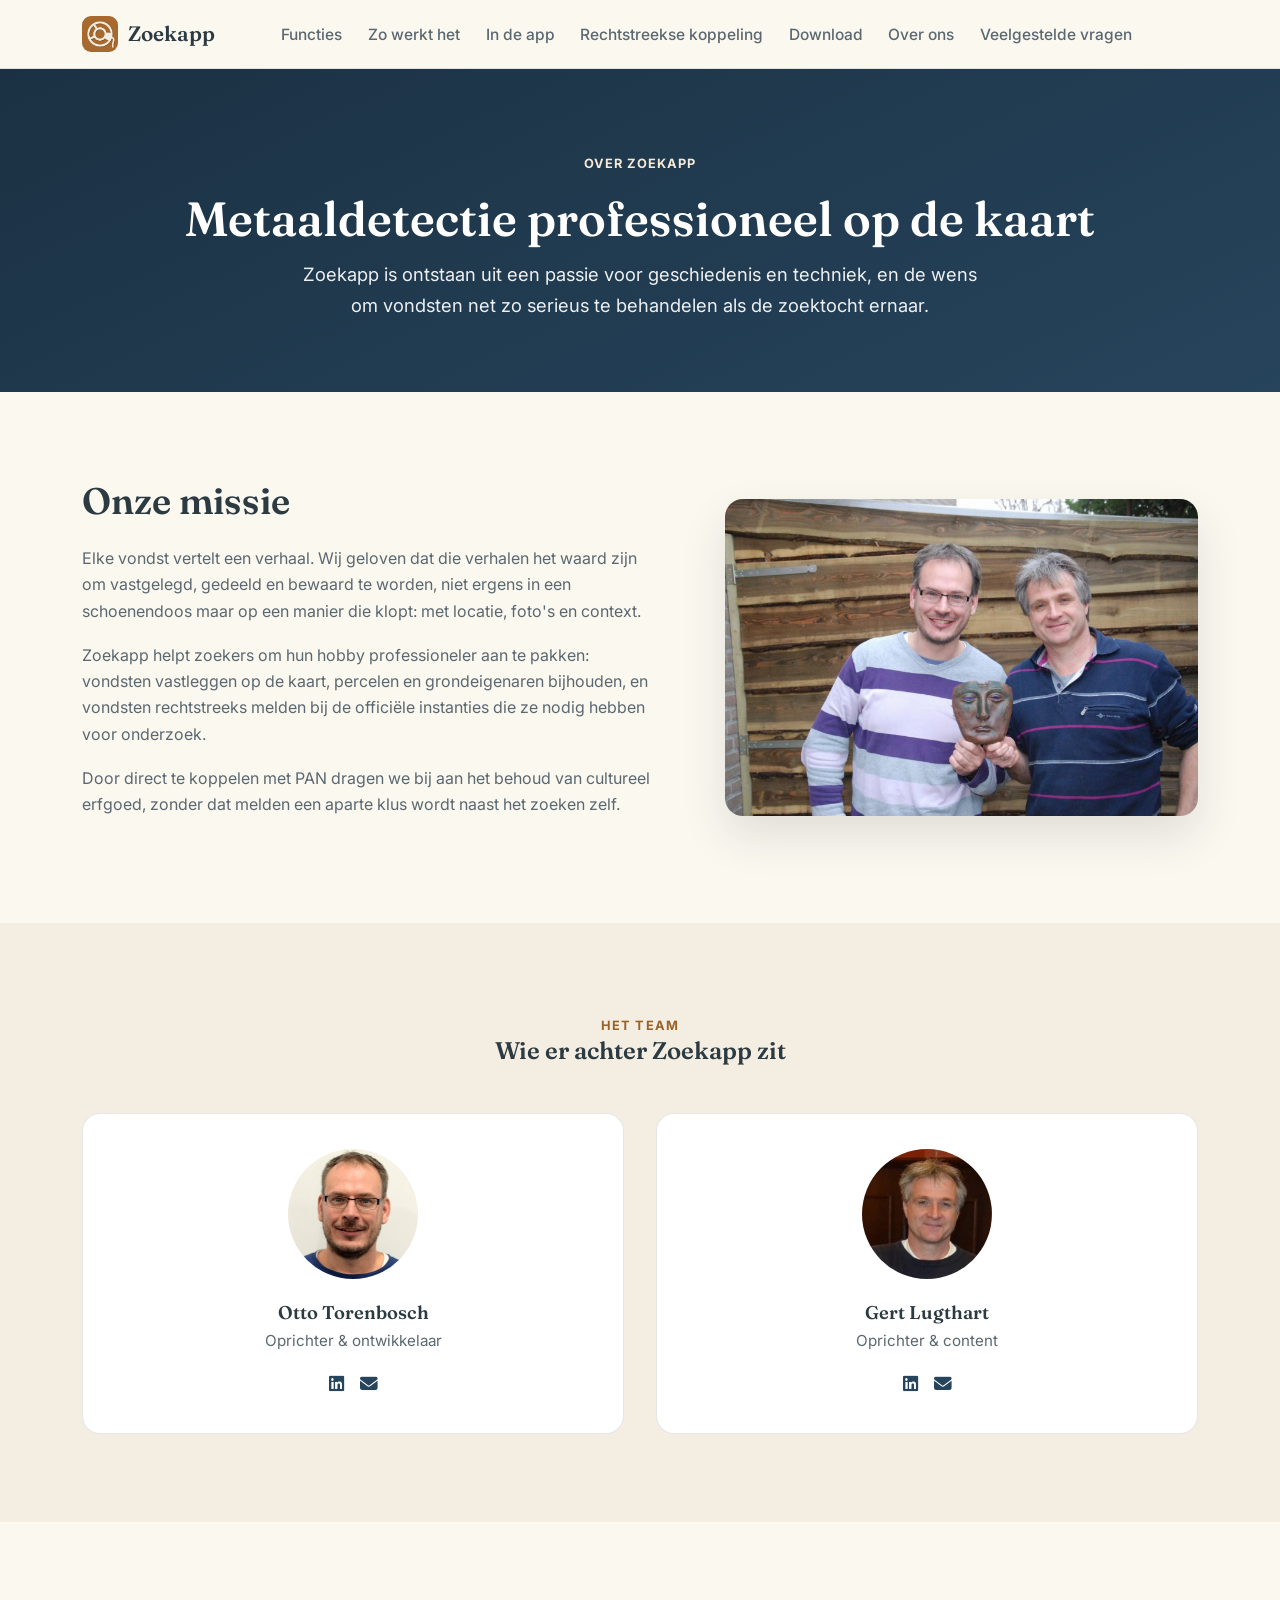
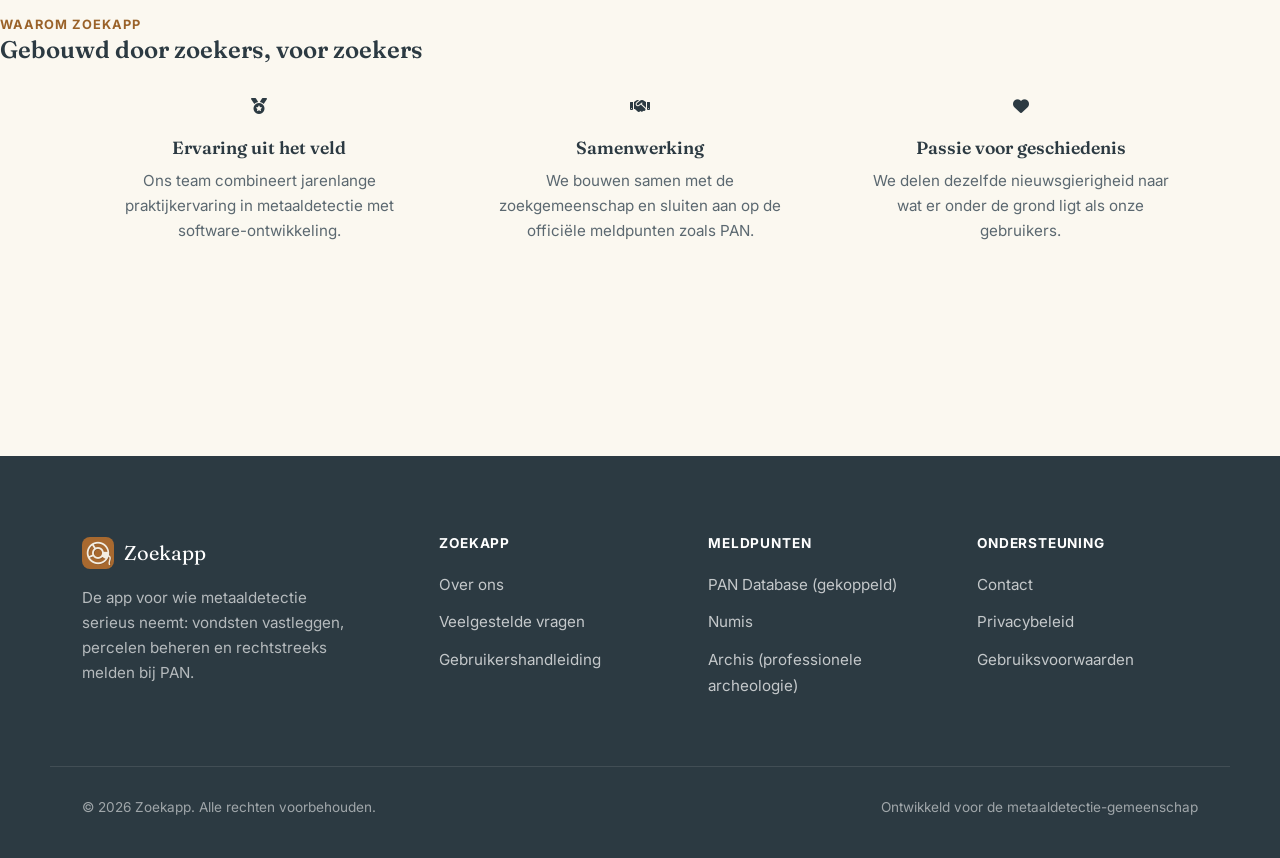
<file: pages/over-ons.html>
<!DOCTYPE html>
<html lang="nl">
<head>
    <meta charset="UTF-8">
    <meta name="viewport" content="width=device-width, initial-scale=1.0">
    <meta name="description" content="Over Zoekapp - Leer meer over onze missie om metaaldetectie te professionaliseren en erfgoed te bewaren.">
    <title>Over ons - Zoekapp</title>
    <link rel="canonical" href="https://www.zoek-app.nl/pages/over-ons.html">
    <meta property="og:type" content="website">
    <meta property="og:locale" content="nl_NL">
    <meta property="og:site_name" content="Zoekapp">
    <meta property="og:title" content="Over ons - Zoekapp">
    <meta property="og:description" content="Over Zoekapp - Leer meer over onze missie om metaaldetectie te professionaliseren en erfgoed te bewaren.">
    <meta property="og:url" content="https://www.zoek-app.nl/pages/over-ons.html">
    <meta property="og:image" content="https://www.zoek-app.nl/images/feature-image-zoekapp.png">
    <meta name="twitter:card" content="summary_large_image">
    <link rel="icon" href="../images/icoon-zoekapp.png">
    <link rel="preconnect" href="https://fonts.googleapis.com">
    <link rel="preconnect" href="https://fonts.gstatic.com" crossorigin>
    <link href="https://fonts.googleapis.com/css2?family=Fraunces:opsz,wght@9..144,500;9..144,600;9..144,700&family=Inter:wght@400;500;600;700&display=swap" rel="stylesheet">
    <link rel="stylesheet" href="https://cdnjs.cloudflare.com/ajax/libs/font-awesome/6.4.0/css/all.min.css">
    <link rel="stylesheet" href="../css/style.css">
    <style>
        .mission {
            padding: 5.5rem 0;
        }

        .mission-grid {
            max-width: var(--max-width);
            margin: 0 auto;
            padding: 0 2rem;
            display: grid;
            grid-template-columns: 1.1fr 0.9fr;
            gap: 4rem;
            align-items: center;
        }

        .mission-content h2 {
            font-size: clamp(1.9rem, 3.2vw, 2.3rem);
            margin-bottom: 1.4rem;
        }

        .mission-content p {
            color: var(--ink-soft);
            margin-bottom: 1.1rem;
        }

        .mission-image img {
            border-radius: var(--radius);
            box-shadow: var(--shadow);
        }

        .team {
            background: var(--parchment-alt);
            padding: 5.5rem 0;
        }

        .team .section-head {
            max-width: 640px;
            margin: 0 auto 3rem;
            text-align: center;
        }

        .team-members {
            display: grid;
            grid-template-columns: repeat(auto-fit, minmax(240px, 1fr));
            gap: 2rem;
            max-width: var(--max-width);
            margin: 0 auto;
            padding: 0 2rem;
        }

        .team-member {
            background: var(--white);
            padding: 2.2rem;
            border-radius: var(--radius);
            text-align: center;
            border: 1px solid var(--line);
        }

        .team-member img {
            width: 130px;
            height: 130px;
            border-radius: 50%;
            margin: 0 auto 1.4rem;
            object-fit: cover;
        }

        .team-member h3 {
            font-size: 1.15rem;
            margin-bottom: 0.3rem;
        }

        .team-member p {
            color: var(--ink-soft);
            margin-bottom: 1rem;
            font-size: 0.95rem;
        }

        .social-links {
            display: flex;
            justify-content: center;
            gap: 1rem;
        }

        .social-links a {
            color: var(--primary);
            text-decoration: none;
            font-size: 1.1rem;
        }

        .social-links a:hover {
            color: var(--primary-dark);
        }

        .why-us {
            padding: 5.5rem 0;
        }

        .benefits {
            display: grid;
            grid-template-columns: repeat(auto-fit, minmax(260px, 1fr));
            gap: 1.6rem;
            max-width: var(--max-width);
            margin: 0 auto;
            padding: 0 2rem;
        }

        .benefit {
            text-align: center;
            padding: 1.8rem;
        }

        .benefit .feature-icon {
            margin: 0 auto 1.2rem;
        }

        .benefit h3 {
            font-size: 1.1rem;
            margin-bottom: 0.6rem;
        }

        .benefit p {
            color: var(--ink-soft);
            font-size: 0.95rem;
        }

        @media (max-width: 860px) {
            .mission-grid {
                grid-template-columns: 1fr;
            }
        }
    </style>
</head>
<body>
    <header class="site-header">
        <nav class="nav">
            <a href="../index.html" class="nav-brand">
                <img src="../images/icoon-zoekapp.png" alt="Zoekapp logo">
                Zoekapp
            </a>
            <ul class="nav-links">
                <li><a href="../index.html#functies">Functies</a></li>
                <li><a href="../index.html#zo-werkt-het">Zo werkt het</a></li>
                <li><a href="../index.html#in-de-app">In de app</a></li>
                <li><a href="../index.html#rechtstreekse-koppeling">Rechtstreekse koppeling</a></li>
                <li><a href="../index.html#download">Download</a></li>
                <li><a href="over-ons.html">Over ons</a></li>
                <li><a href="faq.html">Veelgestelde vragen</a></li>
            </ul>
            <div class="nav-actions">
                <button class="nav-toggle" aria-label="Menu" aria-expanded="false"><i class="fas fa-bars"></i></button>
            </div>
        </nav>
    </header>

    <header class="page-header">
        <span class="eyebrow">Over Zoekapp</span>
        <h1>Metaaldetectie professioneel op de kaart</h1>
        <p>Zoekapp is ontstaan uit een passie voor geschiedenis en techniek, en de wens om vondsten net zo serieus te behandelen als de zoektocht ernaar.</p>
    </header>

    <section class="mission">
        <div class="mission-grid reveal">
            <div class="mission-content">
                <h2>Onze missie</h2>
                <p>Elke vondst vertelt een verhaal. Wij geloven dat die verhalen het waard zijn om vastgelegd, gedeeld en bewaard te worden, niet ergens in een schoenendoos maar op een manier die klopt: met locatie, foto's en context.</p>
                <p>Zoekapp helpt zoekers om hun hobby professioneler aan te pakken: vondsten vastleggen op de kaart, percelen en grondeigenaren bijhouden, en vondsten rechtstreeks melden bij de officiële instanties die ze nodig hebben voor onderzoek.</p>
                <p>Door direct te koppelen met PAN dragen we bij aan het behoud van cultureel erfgoed, zonder dat melden een aparte klus wordt naast het zoeken zelf.</p>
            </div>
            <div class="mission-image">
                <img src="../images/gertenotto.jpg" alt="Metaaldetectie in actie">
            </div>
        </div>
    </section>

    <section class="team">
        <div class="section-head reveal">
            <span class="eyebrow">Het team</span>
            <h2>Wie er achter Zoekapp zit</h2>
        </div>
        <div class="team-members reveal-group">
            <div class="team-member reveal">
                <img src="../images/otto.jpg" alt="Otto Torenbosch">
                <h3>Otto Torenbosch</h3>
                <p>Oprichter &amp; ontwikkelaar</p>
                <div class="social-links">
                    <a href="https://nl.linkedin.com/in/otto-torenbosch-2a225318" target="_blank" aria-label="LinkedIn Otto Torenbosch"><i class="fab fa-linkedin"></i></a>
                    <a href="mailto:otorenbosch.developer@gmail.com" aria-label="E-mail Otto Torenbosch"><i class="fas fa-envelope"></i></a>
                </div>
            </div>
            <div class="team-member reveal">
                <img src="../images/gert.jpeg" alt="Gert Lugthart">
                <h3>Gert Lugthart</h3>
                <p>Oprichter &amp; content</p>
                <div class="social-links">
                    <a href="https://nl.linkedin.com/in/gert-lugthart-81463919" target="_blank" aria-label="LinkedIn Gert Lugthart"><i class="fab fa-linkedin"></i></a>
                    <a href="mailto:gertlugthart905@gmail.com" aria-label="E-mail Gert Lugthart"><i class="fas fa-envelope"></i></a>
                </div>
            </div>
        </div>
    </section>

    <section class="why-us">
        <div class="section-head reveal">
            <span class="eyebrow">Waarom Zoekapp</span>
            <h2>Gebouwd door zoekers, voor zoekers</h2>
        </div>
        <div class="benefits reveal-group">
            <div class="benefit reveal">
                <div class="feature-icon"><i class="fas fa-medal"></i></div>
                <h3>Ervaring uit het veld</h3>
                <p>Ons team combineert jarenlange praktijkervaring in metaaldetectie met software-ontwikkeling.</p>
            </div>
            <div class="benefit reveal">
                <div class="feature-icon"><i class="fas fa-handshake"></i></div>
                <h3>Samenwerking</h3>
                <p>We bouwen samen met de zoekgemeenschap en sluiten aan op de officiële meldpunten zoals PAN.</p>
            </div>
            <div class="benefit reveal">
                <div class="feature-icon"><i class="fas fa-heart"></i></div>
                <h3>Passie voor geschiedenis</h3>
                <p>We delen dezelfde nieuwsgierigheid naar wat er onder de grond ligt als onze gebruikers.</p>
            </div>
        </div>
    </section>

    <footer class="site-footer">
        <div class="footer-grid">
            <div>
                <div class="footer-brand">
                    <img src="../images/icoon-zoekapp.png" alt="Zoekapp logo">
                    Zoekapp
                </div>
                <p style="color: rgba(255,255,255,0.65); font-size: 0.95rem; max-width: 280px;">De app voor wie metaaldetectie serieus neemt: vondsten vastleggen, percelen beheren en rechtstreeks melden bij PAN.</p>
            </div>
            <div class="footer-col">
                <h3>Zoekapp</h3>
                <ul>
                    <li><a href="over-ons.html">Over ons</a></li>
                    <li><a href="faq.html">Veelgestelde vragen</a></li>
                    <li><a href="../documents/gebruikershandleiding.pdf" target="_blank">Gebruikershandleiding</a></li>
                </ul>
            </div>
            <div class="footer-col">
                <h3>Meldpunten</h3>
                <ul>
                    <li><a href="https://www.portable-antiquities.nl/" target="_blank">PAN Database (gekoppeld)</a></li>
                    <li><a href="https://muntvondsten.dnb.nl/#/" target="_blank">Numis</a></li>
                    <li><a href="https://formulier.cultureelerfgoed.nl/archis/vondstmeldingsformulier" target="_blank">Archis (professionele archeologie)</a></li>
                </ul>
            </div>
            <div class="footer-col">
                <h3>Ondersteuning</h3>
                <ul>
                    <li><a href="mailto:otorenbosch.developer@gmail.com">Contact</a></li>
                    <li><a href="privacy.html">Privacybeleid</a></li>
                    <li><a href="voorwaarden.html">Gebruiksvoorwaarden</a></li>
                </ul>
            </div>
        </div>
        <div class="footer-bottom">
            <p>&copy; 2026 Zoekapp. Alle rechten voorbehouden.</p>
            <p>Ontwikkeld voor de metaaldetectie-gemeenschap</p>
        </div>
    </footer>

    <script src="../js/nav.js"></script>
    <script src="../js/reveal.js"></script>
</body>
</html>
</file>
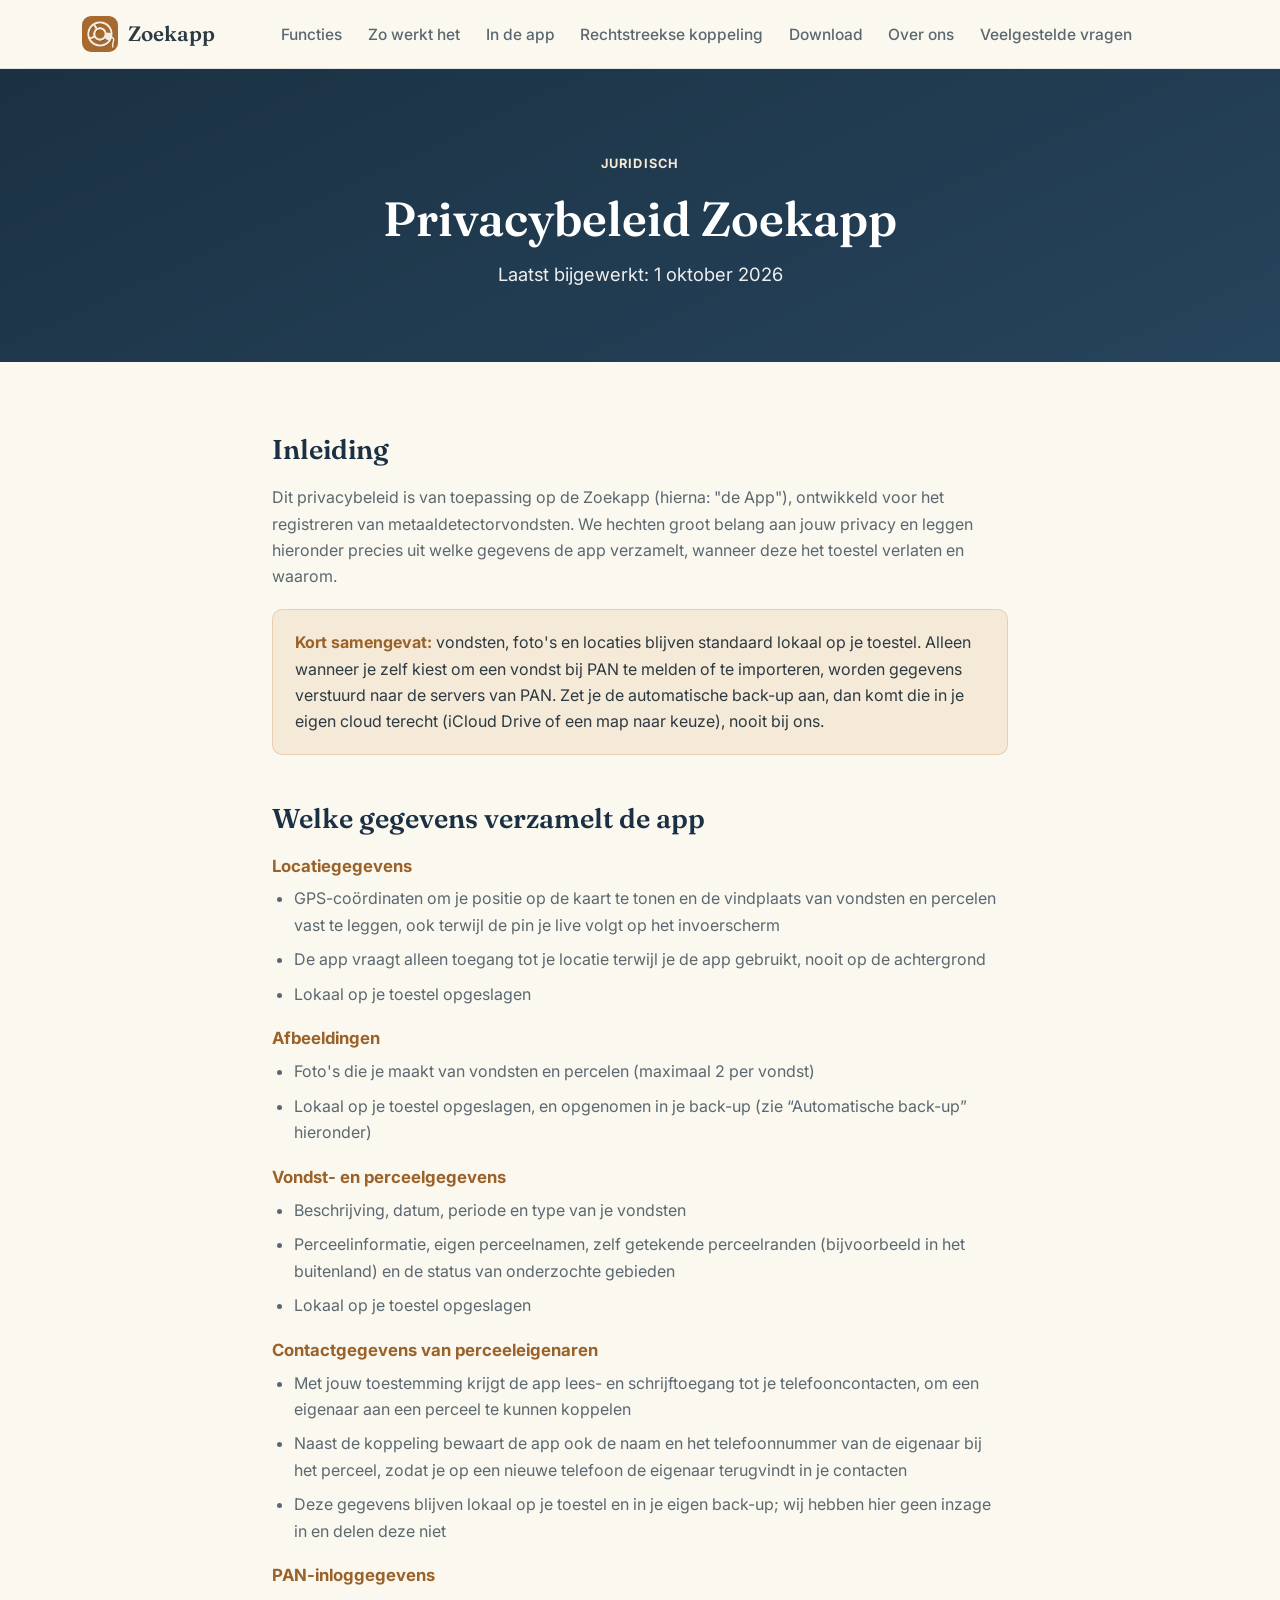
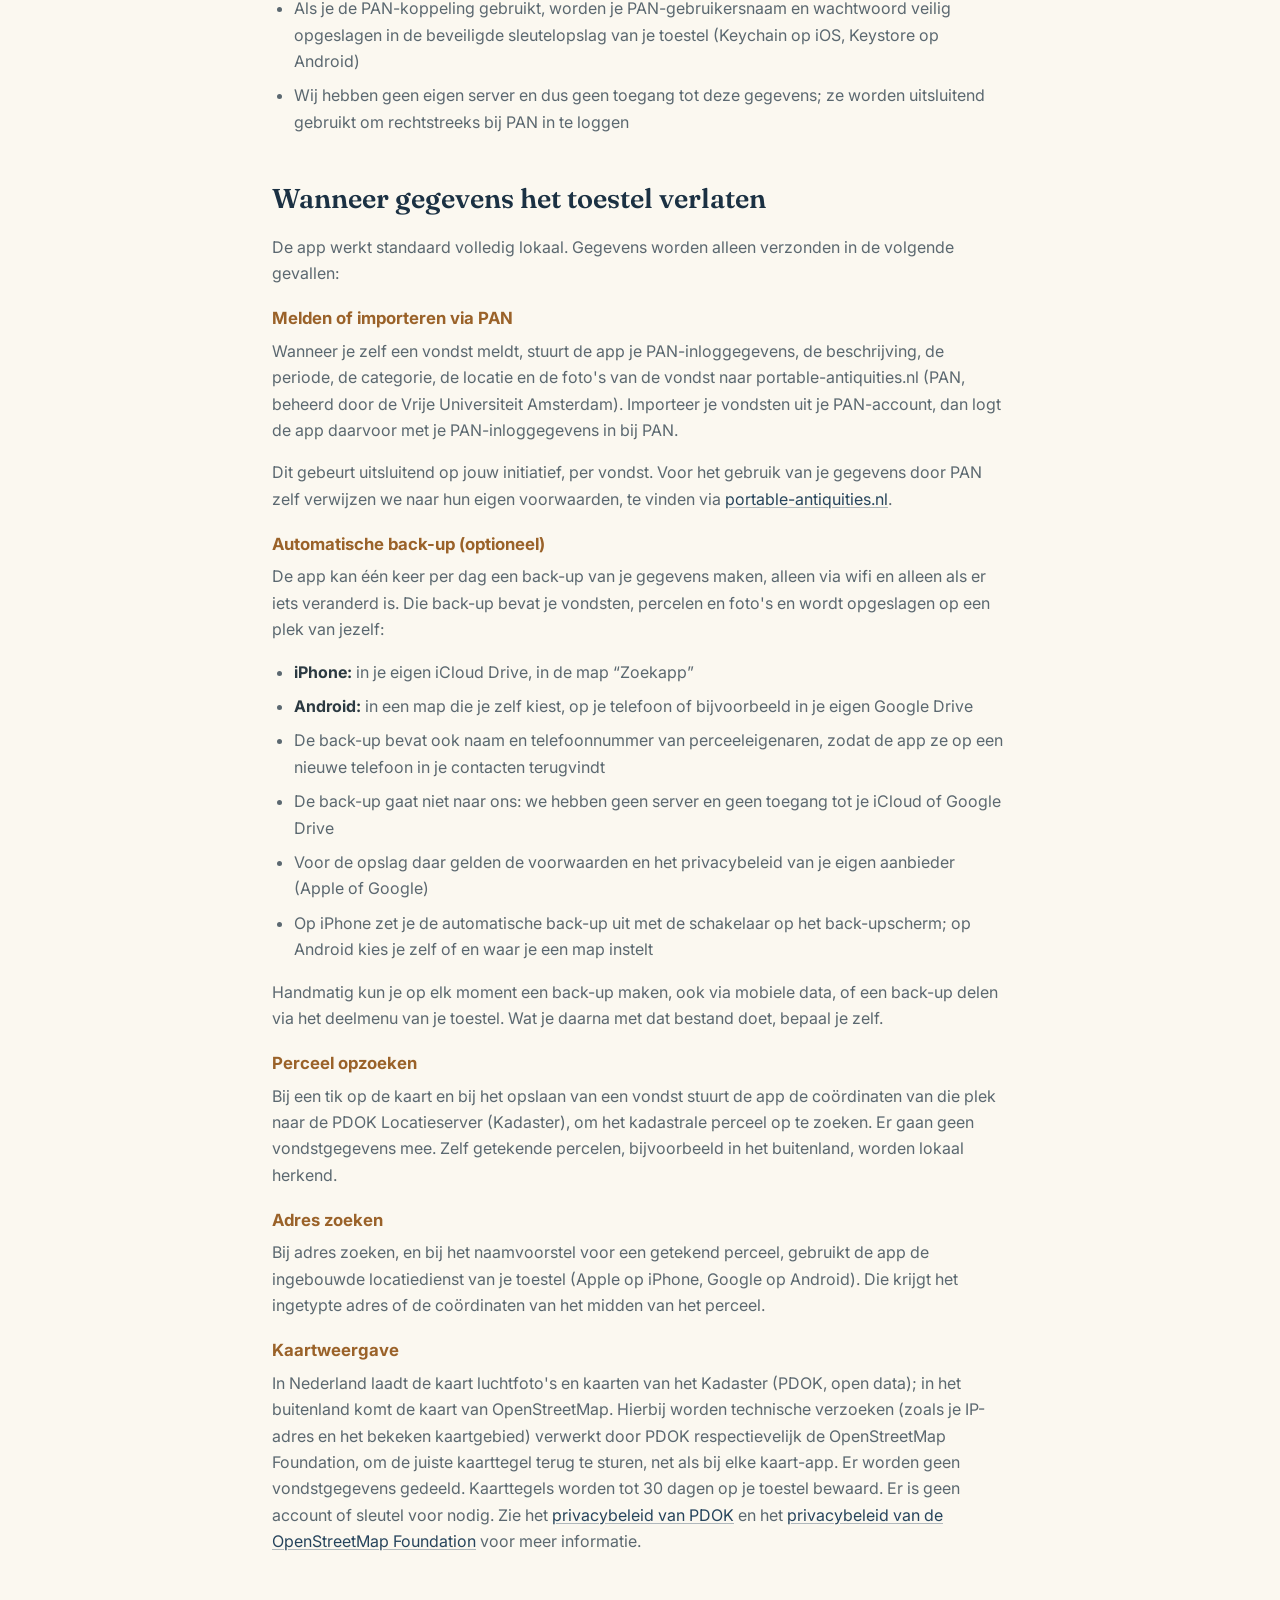
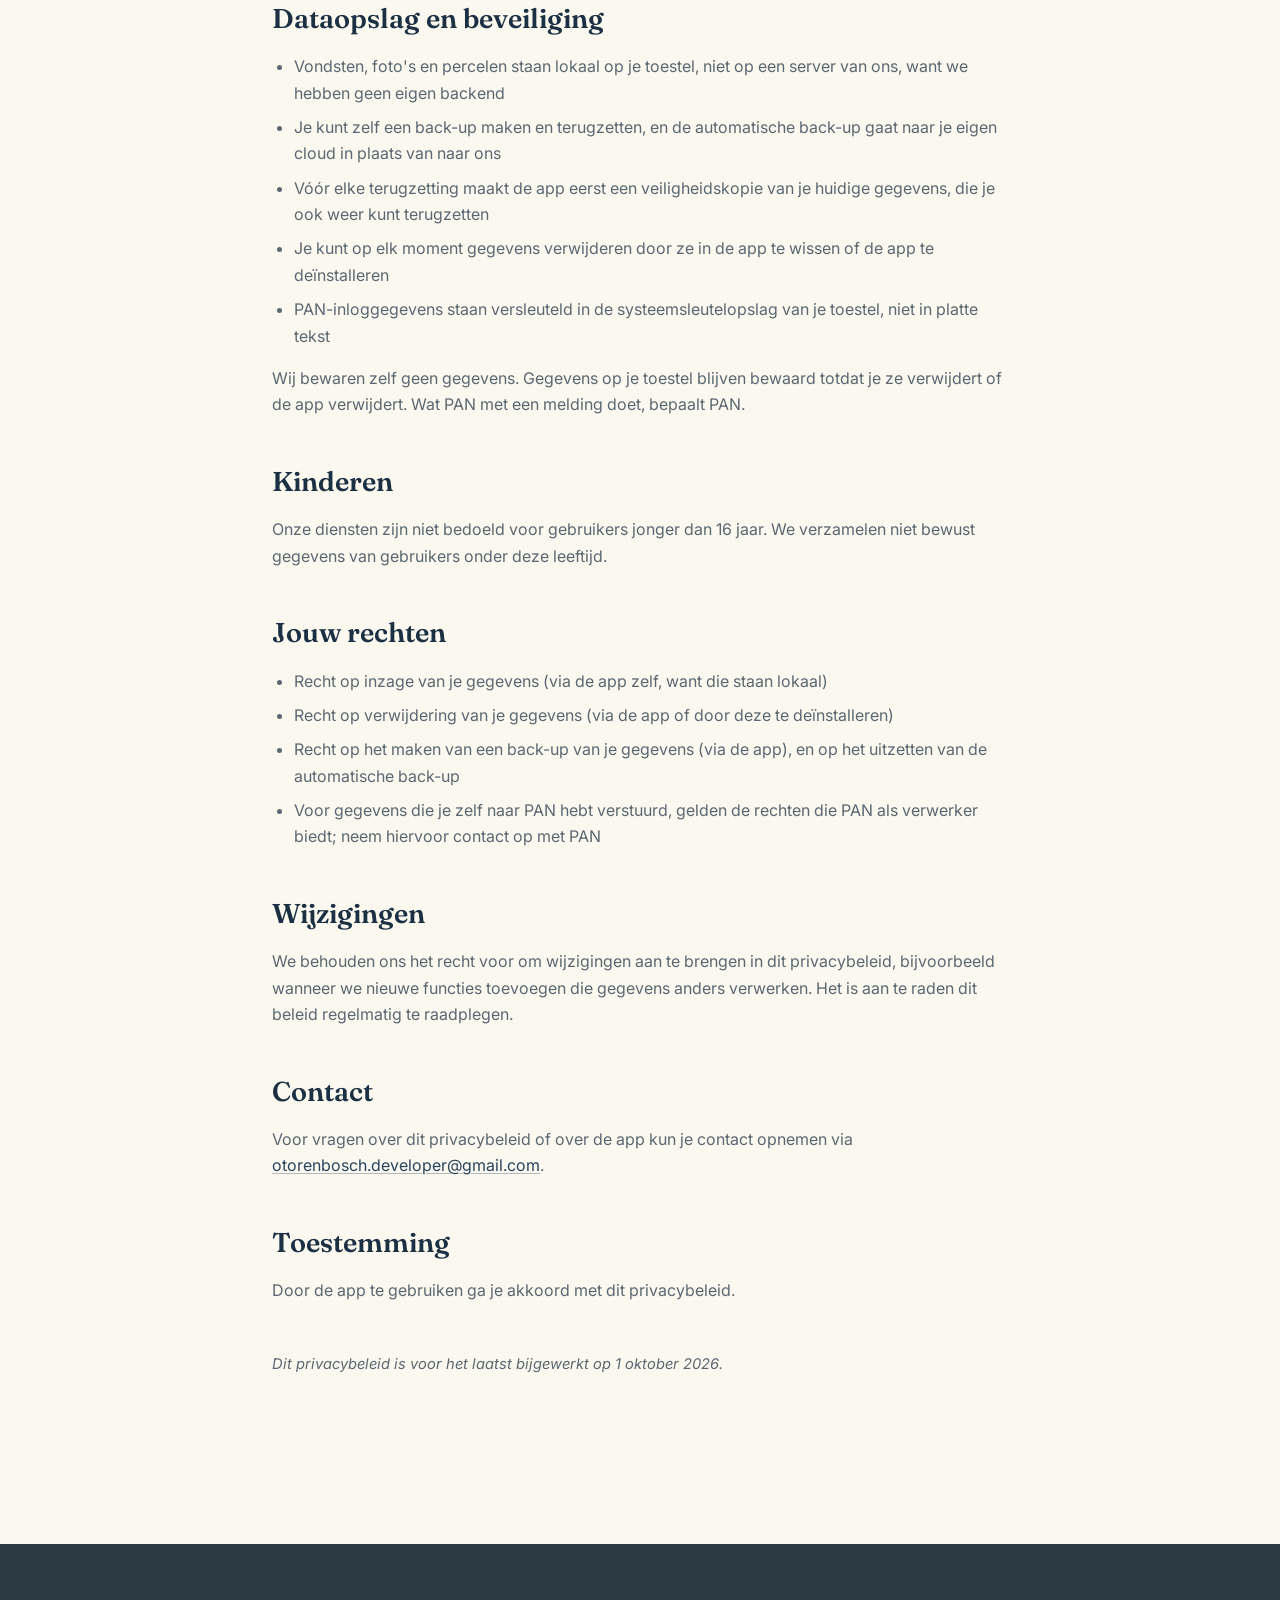
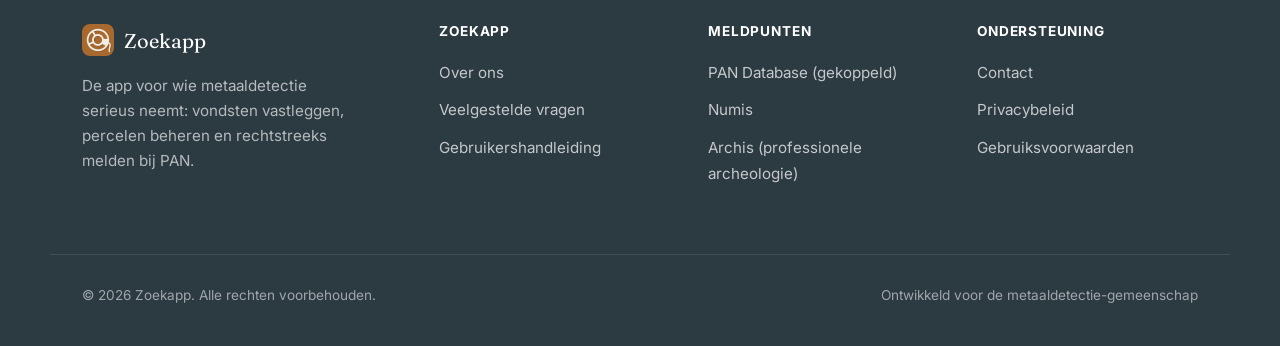
<file: pages/privacy.html>
<!DOCTYPE html>
<html lang="nl">
<head>
    <meta charset="UTF-8">
    <meta name="viewport" content="width=device-width, initial-scale=1.0">
    <meta name="description" content="Privacybeleid Zoekapp - informatie over welke gegevens de app verzamelt, wanneer deze met PAN worden gedeeld en hoe je ze beheert.">
    <title>Privacybeleid - Zoekapp</title>
    <link rel="canonical" href="https://www.zoek-app.nl/pages/privacy.html">
    <meta property="og:type" content="website">
    <meta property="og:locale" content="nl_NL">
    <meta property="og:site_name" content="Zoekapp">
    <meta property="og:title" content="Privacybeleid - Zoekapp">
    <meta property="og:description" content="Privacybeleid Zoekapp - informatie over welke gegevens de app verzamelt, wanneer deze met PAN worden gedeeld en hoe je ze beheert.">
    <meta property="og:url" content="https://www.zoek-app.nl/pages/privacy.html">
    <meta property="og:image" content="https://www.zoek-app.nl/images/feature-image-zoekapp.png">
    <meta name="twitter:card" content="summary_large_image">
    <link rel="icon" href="../images/icoon-zoekapp.png">
    <link rel="preconnect" href="https://fonts.googleapis.com">
    <link rel="preconnect" href="https://fonts.gstatic.com" crossorigin>
    <link href="https://fonts.googleapis.com/css2?family=Fraunces:opsz,wght@9..144,500;9..144,600;9..144,700&family=Inter:wght@400;500;600;700&display=swap" rel="stylesheet">
    <link rel="stylesheet" href="https://cdnjs.cloudflare.com/ajax/libs/font-awesome/6.4.0/css/all.min.css">
    <link rel="stylesheet" href="../css/style.css">
</head>
<body>
    <header class="site-header">
        <nav class="nav">
            <a href="../index.html" class="nav-brand">
                <img src="../images/icoon-zoekapp.png" alt="Zoekapp logo">
                Zoekapp
            </a>
            <ul class="nav-links">
                <li><a href="../index.html#functies">Functies</a></li>
                <li><a href="../index.html#zo-werkt-het">Zo werkt het</a></li>
                <li><a href="../index.html#in-de-app">In de app</a></li>
                <li><a href="../index.html#rechtstreekse-koppeling">Rechtstreekse koppeling</a></li>
                <li><a href="../index.html#download">Download</a></li>
                <li><a href="over-ons.html">Over ons</a></li>
                <li><a href="faq.html">Veelgestelde vragen</a></li>
            </ul>
            <div class="nav-actions">
                <button class="nav-toggle" aria-label="Menu" aria-expanded="false"><i class="fas fa-bars"></i></button>
            </div>
        </nav>
    </header>

    <header class="page-header">
        <span class="eyebrow">Juridisch</span>
        <h1>Privacybeleid Zoekapp</h1>
        <p>Laatst bijgewerkt: 1 oktober 2026</p>
    </header>

    <main class="content">
        <section class="content-section reveal">
            <h2>Inleiding</h2>
            <p>Dit privacybeleid is van toepassing op de Zoekapp (hierna: "de App"), ontwikkeld voor het registreren van metaaldetectorvondsten. We hechten groot belang aan jouw privacy en leggen hieronder precies uit welke gegevens de app verzamelt, wanneer deze het toestel verlaten en waarom.</p>
            <div class="callout">
                <strong>Kort samengevat:</strong> vondsten, foto's en locaties blijven standaard lokaal op je toestel. Alleen wanneer je zelf kiest om een vondst bij PAN te melden of te importeren, worden gegevens verstuurd naar de servers van PAN. Zet je de automatische back-up aan, dan komt die in je eigen cloud terecht (iCloud Drive of een map naar keuze), nooit bij ons.
            </div>
        </section>

        <section class="content-section reveal">
            <h2>Welke gegevens verzamelt de app</h2>

            <h3>Locatiegegevens</h3>
            <ul>
                <li>GPS-co&ouml;rdinaten om je positie op de kaart te tonen en de vindplaats van vondsten en percelen vast te leggen, ook terwijl de pin je live volgt op het invoerscherm</li>
                <li>De app vraagt alleen toegang tot je locatie terwijl je de app gebruikt, nooit op de achtergrond</li>
                <li>Lokaal op je toestel opgeslagen</li>
            </ul>

            <h3>Afbeeldingen</h3>
            <ul>
                <li>Foto's die je maakt van vondsten en percelen (maximaal 2 per vondst)</li>
                <li>Lokaal op je toestel opgeslagen, en opgenomen in je back-up (zie &ldquo;Automatische back-up&rdquo; hieronder)</li>
            </ul>

            <h3>Vondst- en perceelgegevens</h3>
            <ul>
                <li>Beschrijving, datum, periode en type van je vondsten</li>
                <li>Perceelinformatie, eigen perceelnamen, zelf getekende perceelranden (bijvoorbeeld in het buitenland) en de status van onderzochte gebieden</li>
                <li>Lokaal op je toestel opgeslagen</li>
            </ul>

            <h3>Contactgegevens van perceeleigenaren</h3>
            <ul>
                <li>Met jouw toestemming krijgt de app lees- en schrijftoegang tot je telefooncontacten, om een eigenaar aan een perceel te kunnen koppelen</li>
                <li>Naast de koppeling bewaart de app ook de naam en het telefoonnummer van de eigenaar bij het perceel, zodat je op een nieuwe telefoon de eigenaar terugvindt in je contacten</li>
                <li>Deze gegevens blijven lokaal op je toestel en in je eigen back-up; wij hebben hier geen inzage in en delen deze niet</li>
            </ul>

            <h3>PAN-inloggegevens</h3>
            <ul>
                <li>Als je de PAN-koppeling gebruikt, worden je PAN-gebruikersnaam en wachtwoord veilig opgeslagen in de beveiligde sleutelopslag van je toestel (Keychain op iOS, Keystore op Android)</li>
                <li>Wij hebben geen eigen server en dus geen toegang tot deze gegevens; ze worden uitsluitend gebruikt om rechtstreeks bij PAN in te loggen</li>
            </ul>
        </section>

        <section class="content-section reveal">
            <h2>Wanneer gegevens het toestel verlaten</h2>
            <p>De app werkt standaard volledig lokaal. Gegevens worden alleen verzonden in de volgende gevallen:</p>

            <h3>Melden of importeren via PAN</h3>
            <p>Wanneer je zelf een vondst meldt, stuurt de app je PAN-inloggegevens, de beschrijving, de periode, de categorie, de locatie en de foto's van de vondst naar portable-antiquities.nl (PAN, beheerd door de Vrije Universiteit Amsterdam). Importeer je vondsten uit je PAN-account, dan logt de app daarvoor met je PAN-inloggegevens in bij PAN.</p>
            <p>Dit gebeurt uitsluitend op jouw initiatief, per vondst. Voor het gebruik van je gegevens door PAN zelf verwijzen we naar hun eigen voorwaarden, te vinden via <a href="https://www.portable-antiquities.nl/" target="_blank">portable-antiquities.nl</a>.</p>

            <h3>Automatische back-up (optioneel)</h3>
            <p>De app kan één keer per dag een back-up van je gegevens maken, alleen via wifi en alleen als er iets veranderd is. Die back-up bevat je vondsten, percelen en foto's en wordt opgeslagen op een plek van jezelf:</p>
            <ul>
                <li><strong>iPhone:</strong> in je eigen iCloud Drive, in de map &ldquo;Zoekapp&rdquo;</li>
                <li><strong>Android:</strong> in een map die je zelf kiest, op je telefoon of bijvoorbeeld in je eigen Google Drive</li>
                <li>De back-up bevat ook naam en telefoonnummer van perceeleigenaren, zodat de app ze op een nieuwe telefoon in je contacten terugvindt</li>
                <li>De back-up gaat niet naar ons: we hebben geen server en geen toegang tot je iCloud of Google Drive</li>
                <li>Voor de opslag daar gelden de voorwaarden en het privacybeleid van je eigen aanbieder (Apple of Google)</li>
                <li>Op iPhone zet je de automatische back-up uit met de schakelaar op het back-upscherm; op Android kies je zelf of en waar je een map instelt</li>
            </ul>
            <p>Handmatig kun je op elk moment een back-up maken, ook via mobiele data, of een back-up delen via het deelmenu van je toestel. Wat je daarna met dat bestand doet, bepaal je zelf.</p>

            <h3>Perceel opzoeken</h3>
            <p>Bij een tik op de kaart en bij het opslaan van een vondst stuurt de app de co&ouml;rdinaten van die plek naar de PDOK Locatieserver (Kadaster), om het kadastrale perceel op te zoeken. Er gaan geen vondstgegevens mee. Zelf getekende percelen, bijvoorbeeld in het buitenland, worden lokaal herkend.</p>

            <h3>Adres zoeken</h3>
            <p>Bij adres zoeken, en bij het naamvoorstel voor een getekend perceel, gebruikt de app de ingebouwde locatiedienst van je toestel (Apple op iPhone, Google op Android). Die krijgt het ingetypte adres of de co&ouml;rdinaten van het midden van het perceel.</p>

            <h3>Kaartweergave</h3>
            <p>In Nederland laadt de kaart luchtfoto's en kaarten van het Kadaster (PDOK, open data); in het buitenland komt de kaart van OpenStreetMap. Hierbij worden technische verzoeken (zoals je IP-adres en het bekeken kaartgebied) verwerkt door PDOK respectievelijk de OpenStreetMap Foundation, om de juiste kaarttegel terug te sturen, net als bij elke kaart-app. Er worden geen vondstgegevens gedeeld. Kaarttegels worden tot 30 dagen op je toestel bewaard. Er is geen account of sleutel voor nodig. Zie het <a href="https://www.pdok.nl/privacy" target="_blank">privacybeleid van PDOK</a> en het <a href="https://osmfoundation.org/wiki/Privacy_Policy" target="_blank">privacybeleid van de OpenStreetMap Foundation</a> voor meer informatie.</p>
        </section>

        <section class="content-section reveal">
            <h2>Dataopslag en beveiliging</h2>
            <ul>
                <li>Vondsten, foto's en percelen staan lokaal op je toestel, niet op een server van ons, want we hebben geen eigen backend</li>
                <li>Je kunt zelf een back-up maken en terugzetten, en de automatische back-up gaat naar je eigen cloud in plaats van naar ons</li>
                <li>V&oacute;&oacute;r elke terugzetting maakt de app eerst een veiligheidskopie van je huidige gegevens, die je ook weer kunt terugzetten</li>
                <li>Je kunt op elk moment gegevens verwijderen door ze in de app te wissen of de app te deïnstalleren</li>
                <li>PAN-inloggegevens staan versleuteld in de systeemsleutelopslag van je toestel, niet in platte tekst</li>
            </ul>
            <p>Wij bewaren zelf geen gegevens. Gegevens op je toestel blijven bewaard totdat je ze verwijdert of de app verwijdert. Wat PAN met een melding doet, bepaalt PAN.</p>
        </section>

        <section class="content-section reveal">
            <h2>Kinderen</h2>
            <p>Onze diensten zijn niet bedoeld voor gebruikers jonger dan 16 jaar. We verzamelen niet bewust gegevens van gebruikers onder deze leeftijd.</p>
        </section>

        <section class="content-section reveal">
            <h2>Jouw rechten</h2>
            <ul>
                <li>Recht op inzage van je gegevens (via de app zelf, want die staan lokaal)</li>
                <li>Recht op verwijdering van je gegevens (via de app of door deze te deïnstalleren)</li>
                <li>Recht op het maken van een back-up van je gegevens (via de app), en op het uitzetten van de automatische back-up</li>
                <li>Voor gegevens die je zelf naar PAN hebt verstuurd, gelden de rechten die PAN als verwerker biedt; neem hiervoor contact op met PAN</li>
            </ul>
        </section>

        <section class="content-section reveal">
            <h2>Wijzigingen</h2>
            <p>We behouden ons het recht voor om wijzigingen aan te brengen in dit privacybeleid, bijvoorbeeld wanneer we nieuwe functies toevoegen die gegevens anders verwerken. Het is aan te raden dit beleid regelmatig te raadplegen.</p>
        </section>

        <section class="content-section reveal">
            <h2>Contact</h2>
            <p>Voor vragen over dit privacybeleid of over de app kun je contact opnemen via <a href="mailto:otorenbosch.developer@gmail.com">otorenbosch.developer@gmail.com</a>.</p>
        </section>

        <section class="content-section reveal">
            <h2>Toestemming</h2>
            <p>Door de app te gebruiken ga je akkoord met dit privacybeleid.</p>
        </section>

        <p class="last-updated">Dit privacybeleid is voor het laatst bijgewerkt op 1 oktober 2026.</p>
    </main>

    <footer class="site-footer">
        <div class="footer-grid">
            <div>
                <div class="footer-brand">
                    <img src="../images/icoon-zoekapp.png" alt="Zoekapp logo">
                    Zoekapp
                </div>
                <p style="color: rgba(255,255,255,0.65); font-size: 0.95rem; max-width: 280px;">De app voor wie metaaldetectie serieus neemt: vondsten vastleggen, percelen beheren en rechtstreeks melden bij PAN.</p>
            </div>
            <div class="footer-col">
                <h3>Zoekapp</h3>
                <ul>
                    <li><a href="over-ons.html">Over ons</a></li>
                    <li><a href="faq.html">Veelgestelde vragen</a></li>
                    <li><a href="../documents/gebruikershandleiding.pdf" target="_blank">Gebruikershandleiding</a></li>
                </ul>
            </div>
            <div class="footer-col">
                <h3>Meldpunten</h3>
                <ul>
                    <li><a href="https://www.portable-antiquities.nl/" target="_blank">PAN Database (gekoppeld)</a></li>
                    <li><a href="https://muntvondsten.dnb.nl/#/" target="_blank">Numis</a></li>
                    <li><a href="https://formulier.cultureelerfgoed.nl/archis/vondstmeldingsformulier" target="_blank">Archis (professionele archeologie)</a></li>
                </ul>
            </div>
            <div class="footer-col">
                <h3>Ondersteuning</h3>
                <ul>
                    <li><a href="mailto:otorenbosch.developer@gmail.com">Contact</a></li>
                    <li><a href="privacy.html">Privacybeleid</a></li>
                    <li><a href="voorwaarden.html">Gebruiksvoorwaarden</a></li>
                </ul>
            </div>
        </div>
        <div class="footer-bottom">
            <p>&copy; 2026 Zoekapp. Alle rechten voorbehouden.</p>
            <p>Ontwikkeld voor de metaaldetectie-gemeenschap</p>
        </div>
    </footer>

    <script src="../js/nav.js"></script>
    <script src="../js/reveal.js"></script>
</body>
</html>
</file>
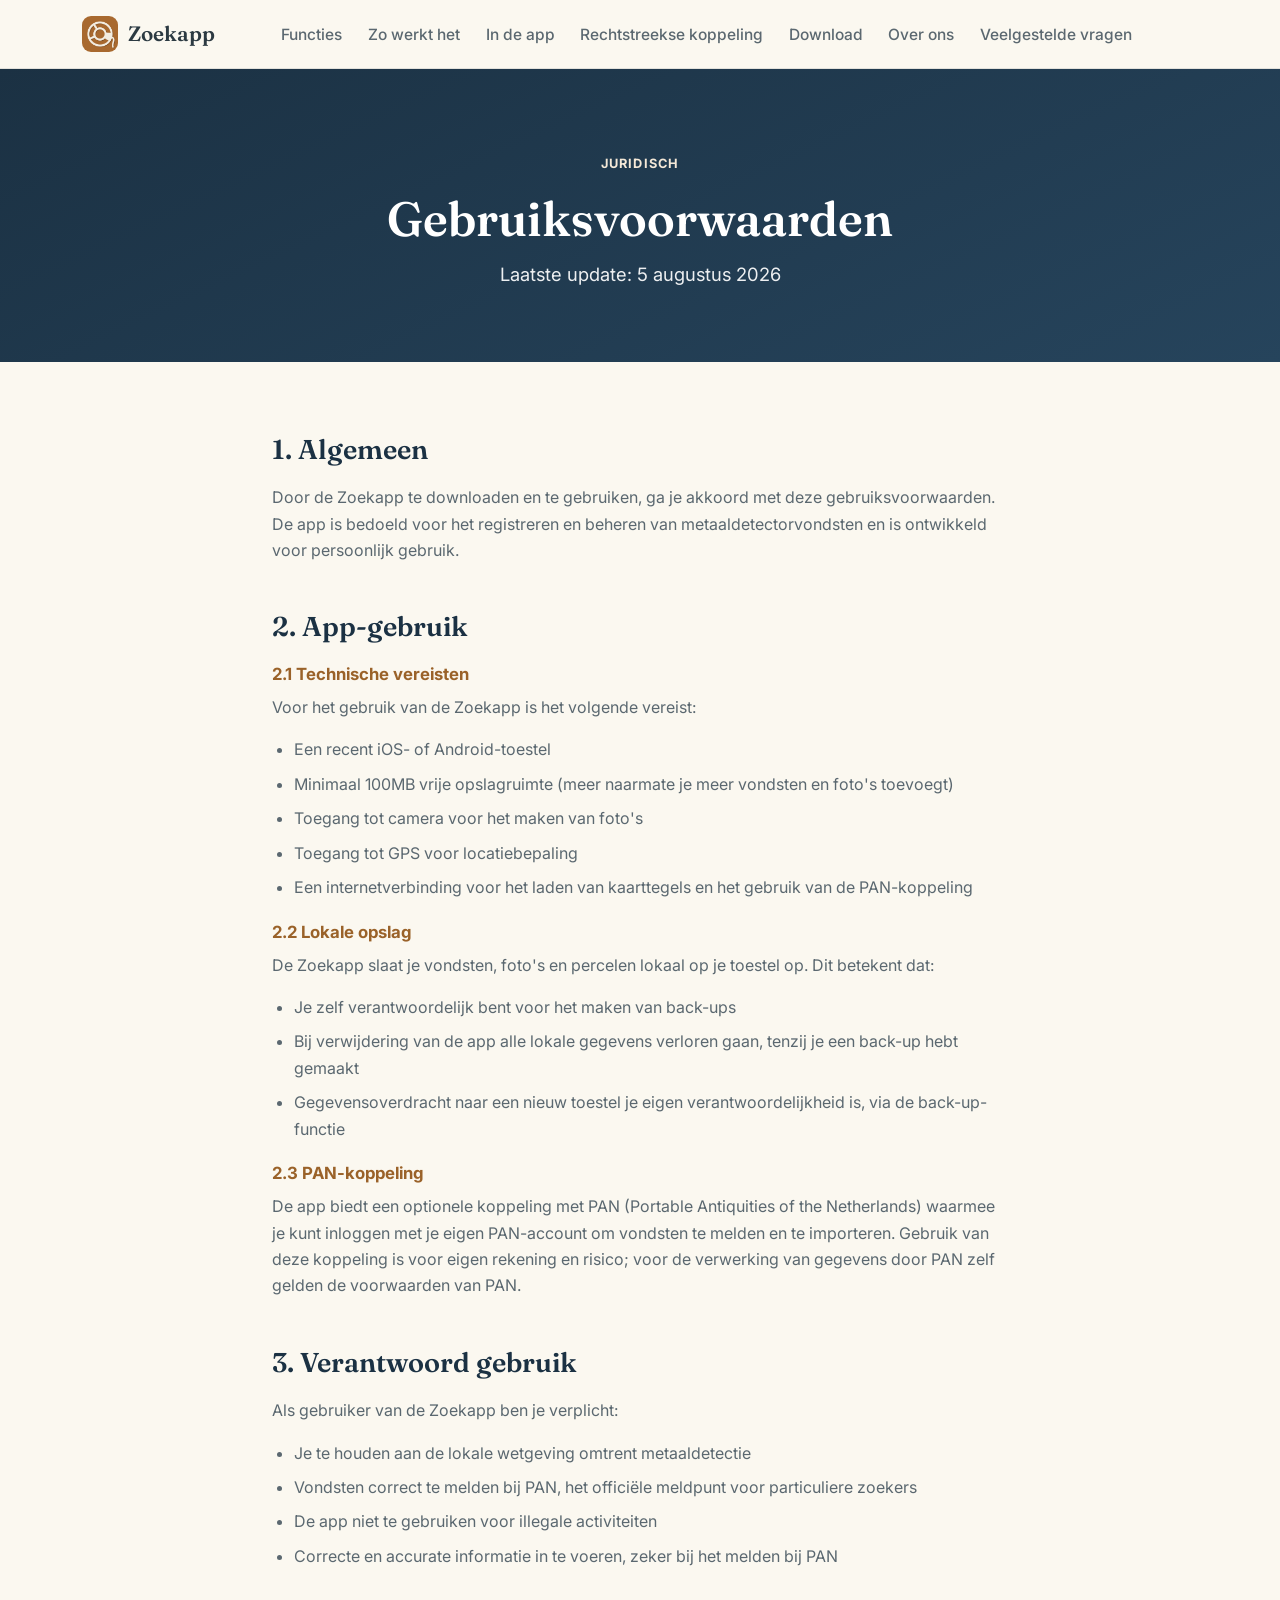
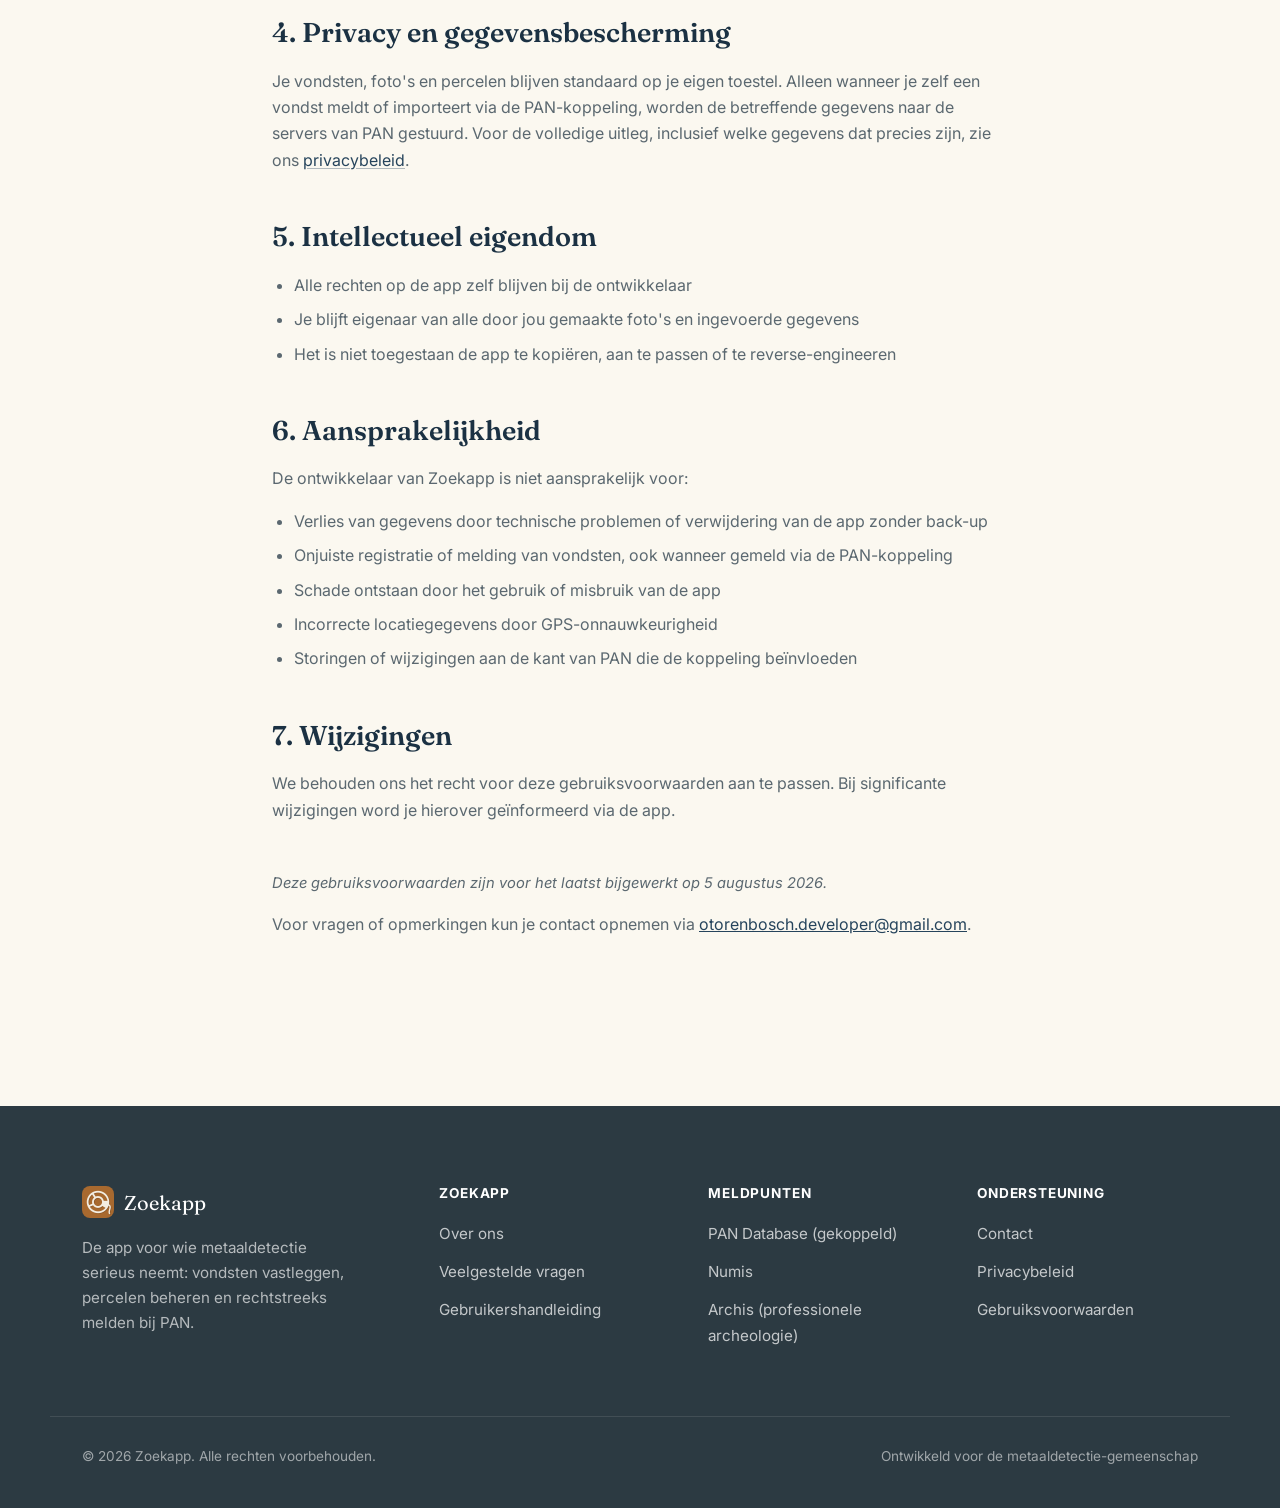
<file: pages/voorwaarden.html>
<!DOCTYPE html>
<html lang="nl">
<head>
    <meta charset="UTF-8">
    <meta name="viewport" content="width=device-width, initial-scale=1.0">
    <meta name="description" content="Gebruiksvoorwaarden van Zoekapp: voorwaarden en bepalingen voor het gebruik van de app en de PAN-koppeling.">
    <title>Gebruiksvoorwaarden - Zoekapp</title>
    <link rel="canonical" href="https://www.zoek-app.nl/pages/voorwaarden.html">
    <meta property="og:type" content="website">
    <meta property="og:locale" content="nl_NL">
    <meta property="og:site_name" content="Zoekapp">
    <meta property="og:title" content="Gebruiksvoorwaarden - Zoekapp">
    <meta property="og:description" content="Gebruiksvoorwaarden van Zoekapp: voorwaarden en bepalingen voor het gebruik van de app en de PAN-koppeling.">
    <meta property="og:url" content="https://www.zoek-app.nl/pages/voorwaarden.html">
    <meta property="og:image" content="https://www.zoek-app.nl/images/feature-image-zoekapp.png">
    <meta name="twitter:card" content="summary_large_image">
    <link rel="icon" href="../images/icoon-zoekapp.png">
    <link rel="preconnect" href="https://fonts.googleapis.com">
    <link rel="preconnect" href="https://fonts.gstatic.com" crossorigin>
    <link href="https://fonts.googleapis.com/css2?family=Fraunces:opsz,wght@9..144,500;9..144,600;9..144,700&family=Inter:wght@400;500;600;700&display=swap" rel="stylesheet">
    <link rel="stylesheet" href="https://cdnjs.cloudflare.com/ajax/libs/font-awesome/6.4.0/css/all.min.css">
    <link rel="stylesheet" href="../css/style.css">
</head>
<body>
    <header class="site-header">
        <nav class="nav">
            <a href="../index.html" class="nav-brand">
                <img src="../images/icoon-zoekapp.png" alt="Zoekapp logo">
                Zoekapp
            </a>
            <ul class="nav-links">
                <li><a href="../index.html#functies">Functies</a></li>
                <li><a href="../index.html#zo-werkt-het">Zo werkt het</a></li>
                <li><a href="../index.html#in-de-app">In de app</a></li>
                <li><a href="../index.html#rechtstreekse-koppeling">Rechtstreekse koppeling</a></li>
                <li><a href="../index.html#download">Download</a></li>
                <li><a href="over-ons.html">Over ons</a></li>
                <li><a href="faq.html">Veelgestelde vragen</a></li>
            </ul>
            <div class="nav-actions">
                <button class="nav-toggle" aria-label="Menu" aria-expanded="false"><i class="fas fa-bars"></i></button>
            </div>
        </nav>
    </header>

    <header class="page-header">
        <span class="eyebrow">Juridisch</span>
        <h1>Gebruiksvoorwaarden</h1>
        <p>Laatste update: 5 augustus 2026</p>
    </header>

    <main class="content">
        <section class="content-section reveal">
            <h2>1. Algemeen</h2>
            <p>Door de Zoekapp te downloaden en te gebruiken, ga je akkoord met deze gebruiksvoorwaarden. De app is bedoeld voor het registreren en beheren van metaaldetectorvondsten en is ontwikkeld voor persoonlijk gebruik.</p>
        </section>

        <section class="content-section reveal">
            <h2>2. App-gebruik</h2>
            <h3>2.1 Technische vereisten</h3>
            <p>Voor het gebruik van de Zoekapp is het volgende vereist:</p>
            <ul>
                <li>Een recent iOS- of Android-toestel</li>
                <li>Minimaal 100MB vrije opslagruimte (meer naarmate je meer vondsten en foto's toevoegt)</li>
                <li>Toegang tot camera voor het maken van foto's</li>
                <li>Toegang tot GPS voor locatiebepaling</li>
                <li>Een internetverbinding voor het laden van kaarttegels en het gebruik van de PAN-koppeling</li>
            </ul>

            <h3>2.2 Lokale opslag</h3>
            <p>De Zoekapp slaat je vondsten, foto's en percelen lokaal op je toestel op. Dit betekent dat:</p>
            <ul>
                <li>Je zelf verantwoordelijk bent voor het maken van back-ups</li>
                <li>Bij verwijdering van de app alle lokale gegevens verloren gaan, tenzij je een back-up hebt gemaakt</li>
                <li>Gegevensoverdracht naar een nieuw toestel je eigen verantwoordelijkheid is, via de back-up-functie</li>
            </ul>

            <h3>2.3 PAN-koppeling</h3>
            <p>De app biedt een optionele koppeling met PAN (Portable Antiquities of the Netherlands) waarmee je kunt inloggen met je eigen PAN-account om vondsten te melden en te importeren. Gebruik van deze koppeling is voor eigen rekening en risico; voor de verwerking van gegevens door PAN zelf gelden de voorwaarden van PAN.</p>
        </section>

        <section class="content-section reveal">
            <h2>3. Verantwoord gebruik</h2>
            <p>Als gebruiker van de Zoekapp ben je verplicht:</p>
            <ul>
                <li>Je te houden aan de lokale wetgeving omtrent metaaldetectie</li>
                <li>Vondsten correct te melden bij PAN, het officiële meldpunt voor particuliere zoekers</li>
                <li>De app niet te gebruiken voor illegale activiteiten</li>
                <li>Correcte en accurate informatie in te voeren, zeker bij het melden bij PAN</li>
            </ul>
        </section>

        <section class="content-section reveal">
            <h2>4. Privacy en gegevensbescherming</h2>
            <p>Je vondsten, foto's en percelen blijven standaard op je eigen toestel. Alleen wanneer je zelf een vondst meldt of importeert via de PAN-koppeling, worden de betreffende gegevens naar de servers van PAN gestuurd. Voor de volledige uitleg, inclusief welke gegevens dat precies zijn, zie ons <a href="privacy.html">privacybeleid</a>.</p>
        </section>

        <section class="content-section reveal">
            <h2>5. Intellectueel eigendom</h2>
            <ul>
                <li>Alle rechten op de app zelf blijven bij de ontwikkelaar</li>
                <li>Je blijft eigenaar van alle door jou gemaakte foto's en ingevoerde gegevens</li>
                <li>Het is niet toegestaan de app te kopiëren, aan te passen of te reverse-engineeren</li>
            </ul>
        </section>

        <section class="content-section reveal">
            <h2>6. Aansprakelijkheid</h2>
            <p>De ontwikkelaar van Zoekapp is niet aansprakelijk voor:</p>
            <ul>
                <li>Verlies van gegevens door technische problemen of verwijdering van de app zonder back-up</li>
                <li>Onjuiste registratie of melding van vondsten, ook wanneer gemeld via de PAN-koppeling</li>
                <li>Schade ontstaan door het gebruik of misbruik van de app</li>
                <li>Incorrecte locatiegegevens door GPS-onnauwkeurigheid</li>
                <li>Storingen of wijzigingen aan de kant van PAN die de koppeling be&iuml;nvloeden</li>
            </ul>
        </section>

        <section class="content-section reveal">
            <h2>7. Wijzigingen</h2>
            <p>We behouden ons het recht voor deze gebruiksvoorwaarden aan te passen. Bij significante wijzigingen word je hierover ge&iuml;nformeerd via de app.</p>
        </section>

        <p class="last-updated">Deze gebruiksvoorwaarden zijn voor het laatst bijgewerkt op 5 augustus 2026.</p>
        <p style="margin-top: 1rem; color: var(--ink-soft);">Voor vragen of opmerkingen kun je contact opnemen via <a href="mailto:otorenbosch.developer@gmail.com" style="color: var(--primary);">otorenbosch.developer@gmail.com</a>.</p>
    </main>

    <footer class="site-footer">
        <div class="footer-grid">
            <div>
                <div class="footer-brand">
                    <img src="../images/icoon-zoekapp.png" alt="Zoekapp logo">
                    Zoekapp
                </div>
                <p style="color: rgba(255,255,255,0.65); font-size: 0.95rem; max-width: 280px;">De app voor wie metaaldetectie serieus neemt: vondsten vastleggen, percelen beheren en rechtstreeks melden bij PAN.</p>
            </div>
            <div class="footer-col">
                <h3>Zoekapp</h3>
                <ul>
                    <li><a href="over-ons.html">Over ons</a></li>
                    <li><a href="faq.html">Veelgestelde vragen</a></li>
                    <li><a href="../documents/gebruikershandleiding.pdf" target="_blank">Gebruikershandleiding</a></li>
                </ul>
            </div>
            <div class="footer-col">
                <h3>Meldpunten</h3>
                <ul>
                    <li><a href="https://www.portable-antiquities.nl/" target="_blank">PAN Database (gekoppeld)</a></li>
                    <li><a href="https://muntvondsten.dnb.nl/#/" target="_blank">Numis</a></li>
                    <li><a href="https://formulier.cultureelerfgoed.nl/archis/vondstmeldingsformulier" target="_blank">Archis (professionele archeologie)</a></li>
                </ul>
            </div>
            <div class="footer-col">
                <h3>Ondersteuning</h3>
                <ul>
                    <li><a href="mailto:otorenbosch.developer@gmail.com">Contact</a></li>
                    <li><a href="privacy.html">Privacybeleid</a></li>
                    <li><a href="voorwaarden.html">Gebruiksvoorwaarden</a></li>
                </ul>
            </div>
        </div>
        <div class="footer-bottom">
            <p>&copy; 2026 Zoekapp. Alle rechten voorbehouden.</p>
            <p>Ontwikkeld voor de metaaldetectie-gemeenschap</p>
        </div>
    </footer>

    <script src="../js/nav.js"></script>
    <script src="../js/reveal.js"></script>
</body>
</html>
</file>
<file: css/style.css>
/* ==========================================================================
   Zoekapp: gedeeld stijlsysteem
   Gebruikt door index.html en alle pagina's in /pages
   ========================================================================== */

:root {
    /* Donkerblauw uit de app-huisstijl (Eleonora), ook de kleur van de locatiepin */
    --primary: #26445C;
    --primary-dark: #1B3143;
    --primary-light: #E9EEF1;

    /* Olijf en salie: rustige groentinten uit de app */
    --olive: #6F7F52;
    --sage: #A3B389;
    --sage-light: #E8EDDD;

    /* Bronskleur: verwijst naar munten/artefacten, i.p.v. generiek geel */
    --bronze: #BE7D3E;
    --bronze-dark: #9A6229;
    --bronze-light: #F5E9D8;

    /* Warme, perkament-achtige neutralen i.p.v. steriel wit */
    --parchment: #FBF8F0;
    --parchment-alt: #F4EEE2;
    --white: #FFFFFF;
    --ink: #2C3A42;
    --ink-soft: #5B6870;
    --line: rgba(44, 58, 66, 0.12);

    --font-display: 'Fraunces', Georgia, 'Times New Roman', serif;
    --font-body: 'Inter', -apple-system, BlinkMacSystemFont, 'Segoe UI', Roboto, sans-serif;

    --radius: 18px;
    --radius-sm: 10px;
    --shadow: 0 20px 45px rgba(27, 40, 39, 0.12);
    --shadow-sm: 0 8px 20px rgba(27, 40, 39, 0.08);
    --max-width: 1180px;
}

* {
    margin: 0;
    padding: 0;
    box-sizing: border-box;
}

html {
    scroll-behavior: smooth;
}

body {
    font-family: var(--font-body);
    color: var(--ink);
    background: var(--parchment);
    line-height: 1.65;
    -webkit-font-smoothing: antialiased;
}

img {
    max-width: 100%;
    display: block;
}

a {
    color: inherit;
}

h1, h2, h3, h4 {
    font-family: var(--font-display);
    font-weight: 600;
    line-height: 1.15;
    color: var(--ink);
}

.container {
    max-width: var(--max-width);
    margin: 0 auto;
    padding: 0 2rem;
}

.eyebrow {
    display: inline-flex;
    align-items: center;
    gap: 0.5rem;
    font-size: 0.8rem;
    font-weight: 700;
    letter-spacing: 0.08em;
    text-transform: uppercase;
    color: var(--bronze-dark);
}

/* ---------- Buttons ---------- */
.btn {
    display: inline-flex;
    align-items: center;
    justify-content: center;
    gap: 0.7rem;
    padding: 0.95rem 1.9rem;
    border-radius: 50px;
    font-weight: 600;
    font-size: 1rem;
    text-decoration: none;
    border: 2px solid transparent;
    transition: transform 0.2s ease, box-shadow 0.2s ease, background 0.2s ease, color 0.2s ease;
    cursor: pointer;
    white-space: nowrap;
}

.btn i, .btn svg {
    font-size: 1.15rem;
}

.btn-primary {
    background: var(--primary);
    color: var(--white);
    box-shadow: var(--shadow-sm);
}

.btn-primary:hover {
    background: var(--primary-dark);
    transform: translateY(-2px);
    box-shadow: var(--shadow);
}

.btn-ghost {
    background: transparent;
    border-color: rgba(255, 255, 255, 0.55);
    color: var(--white);
}

.btn-ghost:hover {
    background: rgba(255, 255, 255, 0.12);
    border-color: var(--white);
}

.btn-outline {
    background: transparent;
    border-color: var(--line);
    color: var(--ink);
}

.btn-outline:hover {
    border-color: var(--primary);
    color: var(--primary);
}

.btn-disabled {
    background: rgba(44, 58, 66, 0.06);
    color: var(--ink-soft);
    cursor: default;
    box-shadow: none;
}

.btn-disabled:hover {
    transform: none;
}

.btn-small {
    padding: 0.6rem 1.2rem;
    font-size: 0.85rem;
}

/* ---------- Site navigation ---------- */
.site-header {
    position: sticky;
    top: 0;
    z-index: 100;
    background: rgba(251, 248, 240, 0.9);
    backdrop-filter: blur(10px);
    border-bottom: 1px solid var(--line);
}

.nav {
    display: flex;
    align-items: center;
    justify-content: space-between;
    padding: 1rem 2rem;
    max-width: var(--max-width);
    margin: 0 auto;
}

.nav-brand {
    display: flex;
    align-items: center;
    gap: 0.65rem;
    text-decoration: none;
    font-family: var(--font-display);
    font-weight: 600;
    font-size: 1.3rem;
    color: var(--ink);
}

.nav-brand img {
    width: 36px;
    height: 36px;
    border-radius: 9px;
}

.nav-links {
    display: flex;
    align-items: center;
    gap: 1.6rem;
    list-style: none;
}

.nav-links a {
    text-decoration: none;
    color: var(--ink-soft);
    font-weight: 500;
    font-size: 0.97rem;
    transition: color 0.2s ease;
}

.nav-links a:hover {
    color: var(--primary);
}

.nav-actions {
    display: flex;
    align-items: center;
    gap: 1rem;
}

.nav-toggle {
    display: none;
    background: none;
    border: none;
    font-size: 1.4rem;
    color: var(--ink);
    cursor: pointer;
}

@media (max-width: 1200px) {
    .nav-links {
        position: fixed;
        top: 68px;
        left: 0;
        right: 0;
        background: var(--parchment);
        border-bottom: 1px solid var(--line);
        flex-direction: column;
        align-items: flex-start;
        gap: 0;
        padding: 0.5rem 2rem 1rem;
        transform: translateY(-130%);
        opacity: 0;
        transition: transform 0.25s ease, opacity 0.25s ease;
    }

    .nav-links.open {
        transform: translateY(0);
        opacity: 1;
    }

    .nav-links li {
        width: 100%;
        border-top: 1px solid var(--line);
    }

    .nav-links a {
        display: block;
        padding: 0.9rem 0;
    }

    .nav-toggle {
        display: block;
    }
}

/* ---------- Page header (used on sub-pages) ---------- */
.page-header {
    background: linear-gradient(155deg, var(--primary-dark), var(--primary));
    padding: 5rem 2rem 4.5rem;
    color: var(--white);
    text-align: center;
}

.page-header .eyebrow {
    color: var(--bronze-light);
    justify-content: center;
}

.page-header h1 {
    font-size: clamp(2.2rem, 4vw, 3rem);
    margin: 1rem 0 0.8rem;
    color: var(--white);
}

.page-header p {
    font-size: 1.15rem;
    max-width: 700px;
    margin: 0 auto;
    opacity: 0.92;
}

/* ---------- Footer ---------- */
.site-footer {
    background: var(--ink);
    color: rgba(255, 255, 255, 0.85);
    padding: 5rem 0 2.5rem;
    margin-top: 6rem;
}

.footer-grid {
    display: grid;
    grid-template-columns: 1.4fr 1fr 1fr 1fr;
    gap: 3rem;
    max-width: var(--max-width);
    margin: 0 auto;
    padding: 0 2rem;
}

.footer-brand {
    display: flex;
    align-items: center;
    gap: 0.6rem;
    font-family: var(--font-display);
    font-size: 1.25rem;
    color: var(--white);
    margin-bottom: 1rem;
}

.footer-brand img {
    width: 32px;
    height: 32px;
    border-radius: 8px;
}

.footer-col h3 {
    font-family: var(--font-body);
    color: var(--white);
    font-size: 0.85rem;
    font-weight: 700;
    letter-spacing: 0.06em;
    text-transform: uppercase;
    margin-bottom: 1.2rem;
}

.footer-col ul {
    list-style: none;
}

.footer-col li {
    margin-bottom: 0.7rem;
}

.footer-col a {
    color: rgba(255, 255, 255, 0.72);
    text-decoration: none;
    font-size: 0.95rem;
    transition: color 0.2s ease;
}

.footer-col a:hover {
    color: var(--bronze-light);
}

.footer-bottom {
    max-width: var(--max-width);
    margin: 3.5rem auto 0;
    padding: 1.8rem 2rem 0;
    border-top: 1px solid rgba(255, 255, 255, 0.1);
    display: flex;
    justify-content: space-between;
    flex-wrap: wrap;
    gap: 0.8rem;
    font-size: 0.85rem;
    color: rgba(255, 255, 255, 0.55);
}

.footer-bottom a {
    color: rgba(255, 255, 255, 0.55);
    text-decoration: none;
}

.footer-bottom a:hover {
    color: var(--bronze-light);
}

@media (max-width: 860px) {
    .footer-grid {
        grid-template-columns: 1fr 1fr;
    }
}

@media (max-width: 560px) {
    .footer-grid {
        grid-template-columns: 1fr;
    }
}

/* ---------- Generic content sections (used on sub-pages) ---------- */
.content {
    max-width: 800px;
    margin: 0 auto;
    padding: 4.5rem 2rem;
}

.content-section {
    margin-bottom: 3rem;
}

.content-section h2 {
    color: var(--primary-dark);
    font-size: 1.7rem;
    margin-bottom: 1.2rem;
}

.content-section h3 {
    color: var(--bronze-dark);
    font-family: var(--font-body);
    font-size: 1.05rem;
    font-weight: 700;
    margin: 1.4rem 0 0.6rem;
}

.content-section p {
    margin-bottom: 1rem;
    color: var(--ink-soft);
}

.content-section ul, .content-section ol {
    margin: 0 0 1rem 1.4rem;
    color: var(--ink-soft);
}

.content-section li {
    margin-bottom: 0.5rem;
}

.content-section a {
    color: var(--primary);
    text-decoration: underline;
    text-decoration-color: rgba(38, 68, 92, 0.35);
    text-underline-offset: 2px;
}

.content-section strong {
    color: var(--ink);
}

.callout {
    background: var(--bronze-light);
    border: 1px solid rgba(190, 125, 62, 0.25);
    border-radius: var(--radius-sm);
    padding: 1.2rem 1.4rem;
    margin: 1.2rem 0;
    color: var(--ink);
}

.callout strong {
    color: var(--bronze-dark);
}

.last-updated {
    color: var(--ink-soft);
    font-style: italic;
    font-size: 0.92rem;
}

/* ---------- Scroll reveal ---------- */
.reveal {
    opacity: 0;
    transform: translateY(28px);
    transition: opacity 0.7s ease, transform 0.7s ease;
}

.reveal.revealed {
    opacity: 1;
    transform: translateY(0);
}

.reveal-group > .reveal:nth-child(1) { transition-delay: 0ms; }
.reveal-group > .reveal:nth-child(2) { transition-delay: 90ms; }
.reveal-group > .reveal:nth-child(3) { transition-delay: 180ms; }
.reveal-group > .reveal:nth-child(4) { transition-delay: 270ms; }
.reveal-group > .reveal:nth-child(5) { transition-delay: 360ms; }
.reveal-group > .reveal:nth-child(6) { transition-delay: 450ms; }

@media (prefers-reduced-motion: reduce) {
    .reveal {
        opacity: 1;
        transform: none;
        transition: none;
    }
}
</file>
